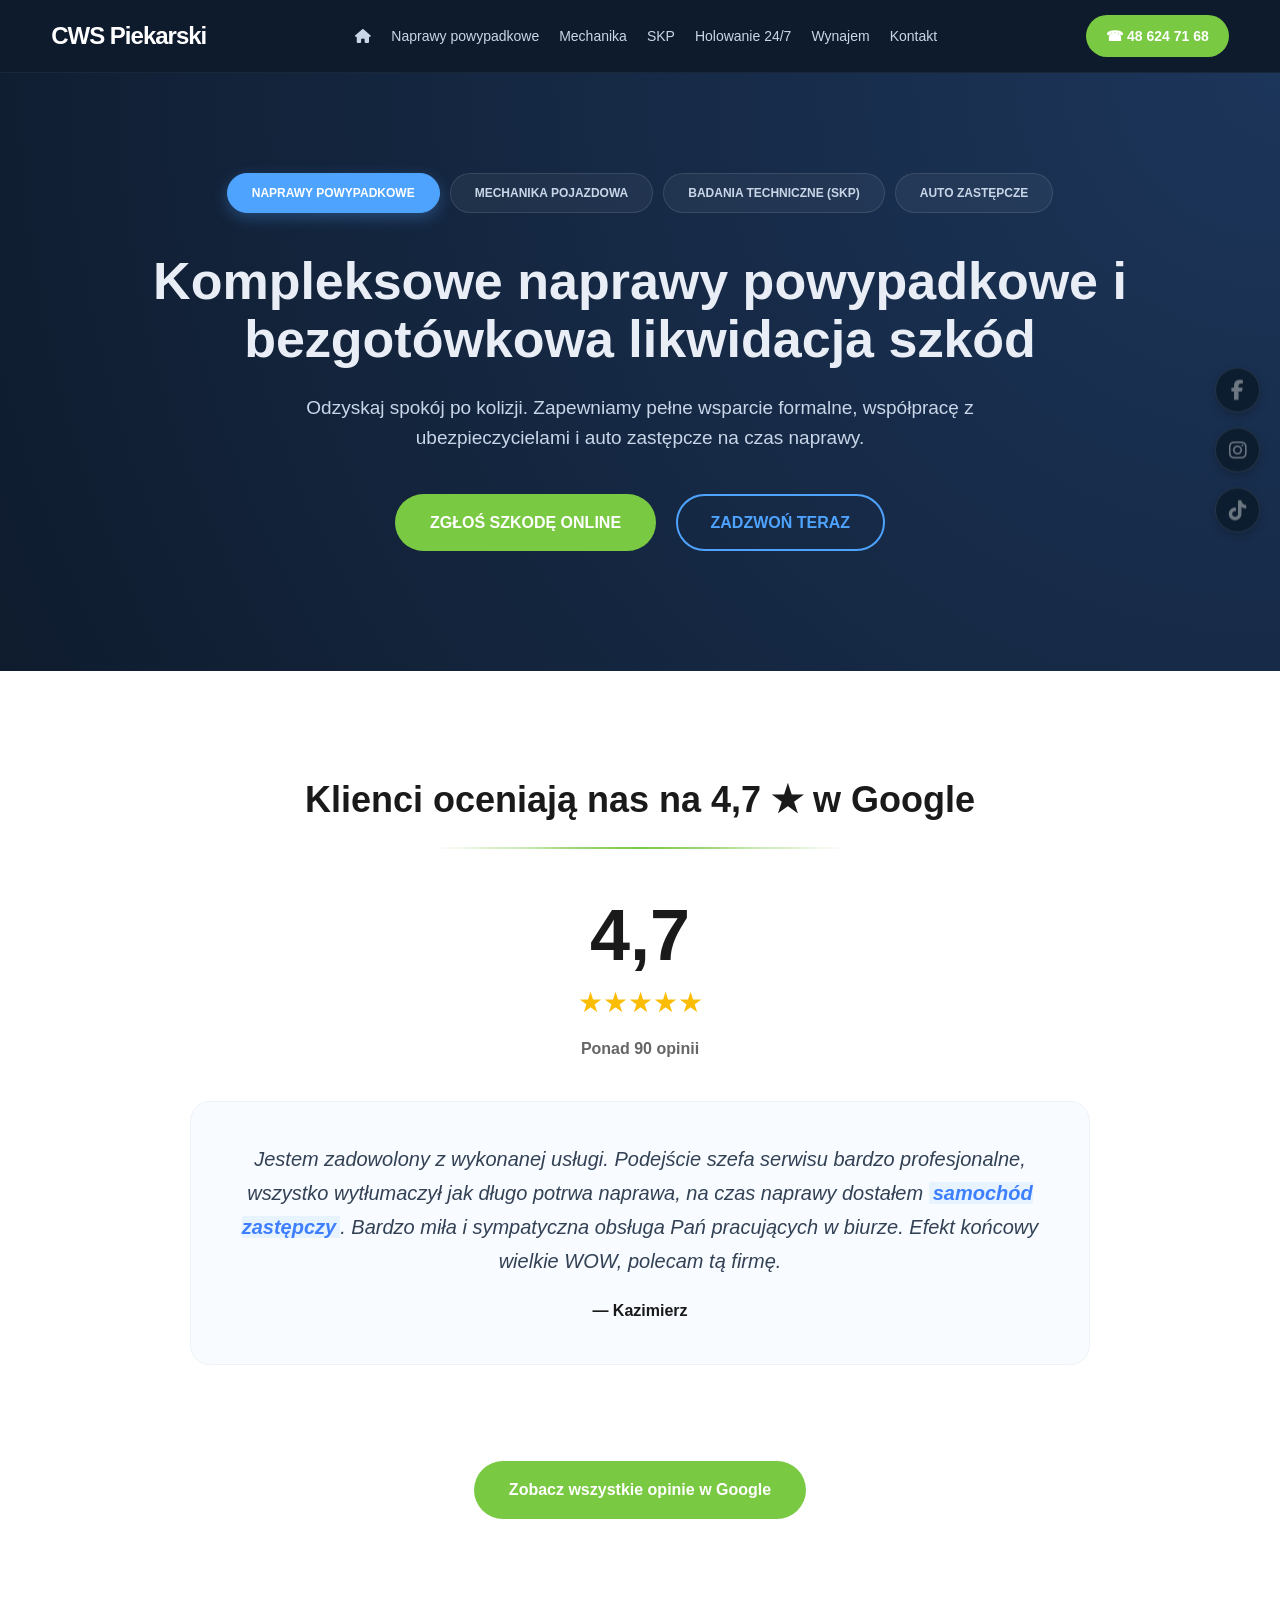
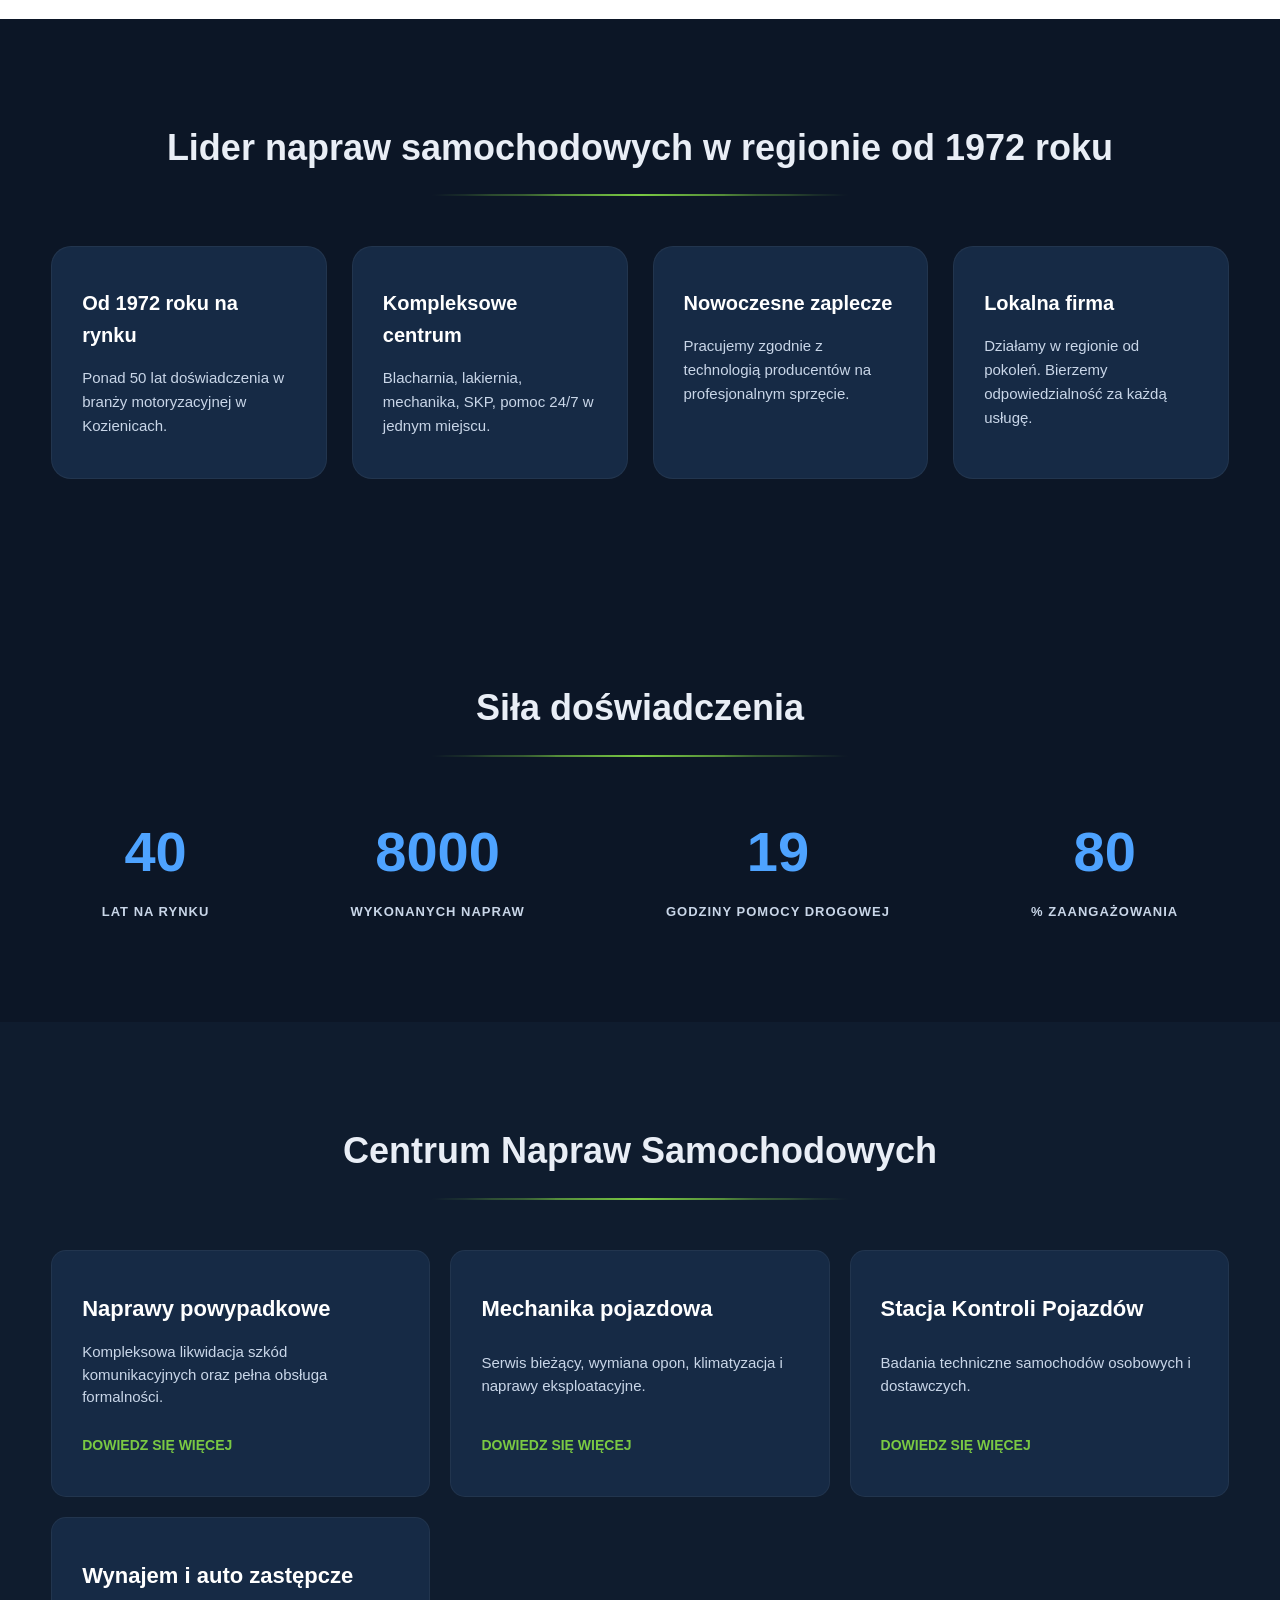
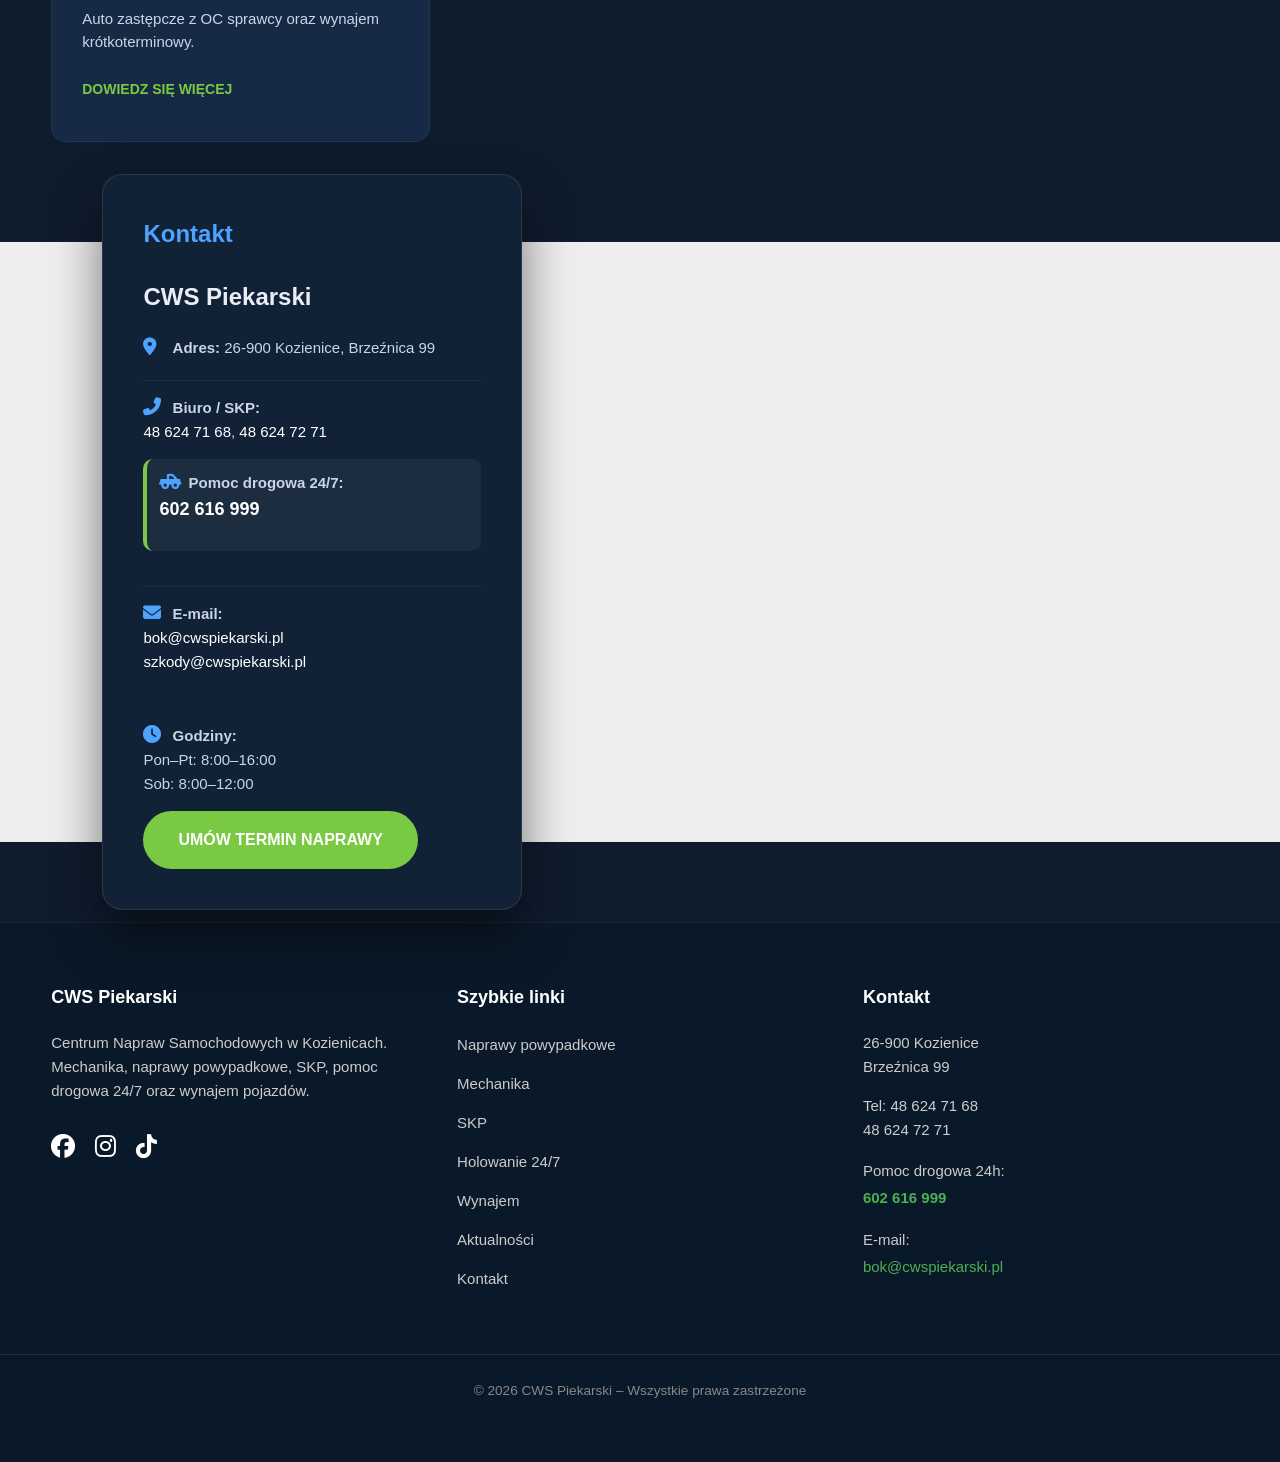
<file: index.html>
<!DOCTYPE html>
<html lang="pl">
<head>
    <meta charset="UTF-8">
    <meta name="viewport" content="width=device-width, initial-scale=1.0">
    <title>CWS Piekarski Kozienice | Blacharstwo, Mechanika i SKP Kozienice</title>
    <meta name="description" content="Profesjonalny blacharz i lakiernik w Kozienicach. CWS Piekarski to kompleksowe naprawy powypadkowe, mechanika pojazdowa, stacja kontroli pojazdów i pomoc drogowa 24h.">
    <meta name="keywords" content="blacharz Kozienice, lakiernik Kozienice, mechanik Kozienice, SKP Kozienice, naprawy powypadkowe, pomoc drogowa Kozienice, CWS Piekarski">
    <link rel="canonical" href="https://cwspiekarski.pl/">
    <meta name="google-site-verification" content="duXvOSupE5VvoGKIurfdUXfkPlj5D6680ZqY4Vy80lE" />
    
    <link rel="stylesheet" href="https://cdnjs.cloudflare.com/ajax/libs/font-awesome/6.5.0/css/all.min.css">
    <link rel="stylesheet" href="assets/css/style.css">

    <script async src="https://www.googletagmanager.com/gtag/js?id=G-XBYX8MP241"></script>
    <script>
        window.dataLayer = window.dataLayer || [];
        function gtag(){dataLayer.push(arguments);}
        gtag('js', new Date());
        gtag('config', 'G-XBYX8MP241');
    </script>

    <script type="application/ld+json">
    {
      "@context": "https://schema.org",
      "@type": "AutoRepair",
      "name": "CWS Piekarski",
      "image": "https://cwspiekarski.pl/assets/img/logo.png",
      "@id": "https://cwspiekarski.pl",
      "url": "https://cwspiekarski.pl",
      "telephone": "+48486247168",
      "priceRange": "$$",
      "address": {
        "@type": "PostalAddress",
        "streetAddress": "Brzeźnica 99",
        "addressLocality": "Kozienice",
        "postalCode": "26-900",
        "addressCountry": "PL"
      },
      "geo": {
        "@type": "GeoCoordinates",
        "latitude": 51.588, 
        "longitude": 21.565
      },
      "openingHoursSpecification": [
        {
          "@type": "OpeningHoursSpecification",
          "dayOfWeek": ["Monday", "Tuesday", "Wednesday", "Thursday", "Friday"],
          "opens": "08:00",
          "closes": "16:00"
        },
        {
          "@type": "OpeningHoursSpecification",
          "dayOfWeek": "Saturday",
          "opens": "08:00",
          "closes": "12:00"
        }
      ],
      "sameAs": [
        "https://www.facebook.com/profile.php?id=100057295096815",
        "https://www.instagram.com/cwspiekarski/",
        "https://www.tiktok.com/@cwspiekarski"
      ]
    }
    </script>
</head>
<body>
<a href="tel:+48486247168" id="FIXED_CALL_STEEL">
    <i class="fas fa-phone-alt"></i> ZADZWOŃ TERAZ
</a>

<style>
    /* Styl przypisany do ID ma najwyższy priorytet w CSS */
    #FIXED_CALL_STEEL {
        display: none !important; /* Ukryty na komputerze */
    }

    @media (max-width: 992px) {
        #FIXED_CALL_STEEL {
            /* Wymuszamy parametry, których JS nie nadpisze łatwo */
            display: flex !important;
            position: fixed !important;
            bottom: 20px !important;
            left: 5vw !important;
            width: 90vw !important;
            height: 60px !important;
            background-color: #7ac943 !important;
            color: #ffffff !important;
            z-index: 2147483647 !important; /* Absolutne maksimum systemowe */
            
            /* Wygląd */
            align-items: center !important;
            justify-content: center !important;
            text-decoration: none !important;
            border-radius: 50px !important;
            font-weight: 900 !important;
            font-size: 18px !important;
            gap: 10px !important;
            box-shadow: 0 10px 30px rgba(0,0,0,0.6) !important;
            
            /* Ochrona przed znikaniem (GPU Rendering) */
            opacity: 1 !important;
            visibility: visible !important;
            pointer-events: auto !important;
            transform: none !important; 
            -webkit-transform: none !important;
        }
    }
</style>
<header>
    <div class="container nav">
        <div class="logo">CWS Piekarski</div>
        
        <button class="menu-toggle" aria-label="Otwórz menu">
            <i class="fas fa-bars"></i>
        </button>

        <nav id="main-nav">
            <ul>
                <li><a href="index.html" class="home-icon" aria-label="Strona główna"><i class="fas fa-home"></i></a></li>
                <li><a href="naprawy-powypadkowe.html">Naprawy powypadkowe</a></li>
                <li><a href="mechanika.html">Mechanika</a></li>
                <li><a href="skp.html">SKP</a></li>
                <li><a href="holowanie.html">Holowanie 24/7</a></li>
                <li><a href="wynajem.html">Wynajem</a></li>
                <li><a href="kontakt.html">Kontakt</a></li>
            </ul>
        </nav>
        <a class="phone-btn" href="tel:+48486247168">☎ 48 624 71 68</a>
    </div>
</header>

<section class="hero">
    <div class="container">
        <div class="hero-tabs">
            <button class="tab active" onclick="switchHero(event,'wypadek')">NAPRAWY POWYPADKOWE</button>
            <button class="tab" onclick="switchHero(event,'mechanika')">MECHANIKA POJAZDOWA</button>
            <button class="tab" onclick="switchHero(event,'skp')">BADANIA TECHNICZNE (SKP)</button>
            <button class="tab" onclick="switchHero(event,'wynajem')">AUTO ZASTĘPCZE</button>
        </div>

        <div id="hero-content">
            <h1 id="hero-title">Kompleksowe naprawy powypadkowe i bezgotówkowa likwidacja szkód</h1>
            <p id="hero-text">Odzyskaj spokój po kolizji. Zapewniamy pełne wsparcie formalne, współpracę z ubezpieczycielami i auto zastępcze na czas naprawy.</p>
            <div class="hero-cta">
                <a id="hero-primary" href="szkoda-komunikacyjna.html" class="btn-primary">ZGŁOŚ SZKODĘ ONLINE</a>
                <a id="hero-secondary" href="tel:+48486247168" class="btn-secondary">ZADZWOŃ TERAZ</a>
            </div>
        </div>
    </div>
</section>

<section class="section google-reviews">
    <div class="container">
        <h2 class="centered-h2 scroll-reveal">Klienci oceniają nas na 4,7 ★ w Google</h2>
        <div class="rating-summary">
            <div class="rating-number">4,7</div>
            <div class="rating-stars">★★★★★</div>
            <div class="rating-count">Ponad 90 opinii</div>
        </div>
        
        <div class="reviews-slider">
            <div class="review-slide active">
                <p>Jestem zadowolony z wykonanej usługi. Podejście szefa serwisu bardzo profesjonalne, wszystko wytłumaczył jak długo potrwa naprawa, na czas naprawy dostałem <strong>samochód zastępczy</strong>. Bardzo miła i sympatyczna obsługa Pań pracujących w biurze. Efekt końcowy wielkie WOW, polecam tą firmę.</p>
                <span>— Kazimierz</span>
            </div>
            <div class="review-slide">
                <p>Warsztat CWS Piekarski jest po prostu niesamowity! Zrobili po prostu coś niewyobrażalnego i niemożliwego dla mnie. Zwróciłem się do nich w sprawie <strong>naprawy mojego samochodu marki Lada</strong>... w czasie sankcji znaleźli części zamienne, których nie było w UE. Bardzo dziękuję i polecam!</p>
                <span>— Aleks</span>
            </div>
            <div class="review-slide">
                <p>Miła obsługa, na czas naprawy otrzymałem <strong>samochód zastępczy</strong>, auto zrobione starannie, kolor lakieru bardzo dobrze dobrany. Wszystkie sprawy związane z odszkodowaniem warsztat załatwia sam.</p>
                <span>— Janusz</span>
            </div>
        </div>

        <div class="google-link">
            <a href="https://www.google.com/search?q=cws+piekarski" target="_blank" class="btn-primary">Zobacz wszystkie opinie w Google</a>
        </div>
    </div>
</section>

<section class="section section-dark why-section">
    <div class="container">
        <h2 class="centered-h2 scroll-reveal">Lider napraw samochodowych w regionie od 1972 roku</h2>
        <div class="cards">
            <div class="card"><h3>Od 1972 roku na rynku</h3><p>Ponad 50 lat doświadczenia w branży motoryzacyjnej w Kozienicach.</p></div>
            <div class="card"><h3>Kompleksowe centrum</h3><p>Blacharnia, lakiernia, mechanika, SKP, pomoc 24/7 w jednym miejscu.</p></div>
            <div class="card"><h3>Nowoczesne zaplecze</h3><p>Pracujemy zgodnie z technologią producentów na profesjonalnym sprzęcie.</p></div>
            <div class="card"><h3>Lokalna firma</h3><p>Działamy w regionie od pokoleń. Bierzemy odpowiedzialność za każdą usługę.</p></div>
        </div>
    </div>
</section>

<section class="section section-dark stats-section">
    <div class="container">
        <h2 class="centered-h2 scroll-reveal">Siła doświadczenia</h2>
        <div class="stats">
            <div class="stat"><div class="stat-number" data-target="50">0</div><p>Lat na rynku</p></div>
            <div class="stat"><div class="stat-number" data-target="10000">0</div><p>Wykonanych napraw</p></div>
            <div class="stat"><div class="stat-number" data-target="24">0</div><p>Godziny pomocy drogowej</p></div>
            <div class="stat"><div class="stat-number" data-target="100">0</div><p>% zaangażowania</p></div>
        </div>
    </div>
</section>

<section class="section services-grid-section">
    <div class="container">
        <h2 class="centered-h2 scroll-reveal">Centrum Napraw Samochodowych</h2>
        <div class="services-tiles">
            <a href="naprawy-powypadkowe.html" class="service-tile">
                <h3>Naprawy powypadkowe</h3>
                <p>Kompleksowa likwidacja szkód komunikacyjnych oraz pełna obsługa formalności.</p>
                <span class="more">Dowiedz się więcej</span>
            </a>
            <a href="mechanika.html" class="service-tile">
                <h3>Mechanika pojazdowa</h3>
                <p>Serwis bieżący, wymiana opon, klimatyzacja i naprawy eksploatacyjne.</p>
                <span class="more">Dowiedz się więcej</span>
            </a>
            <a href="skp.html" class="service-tile">
                <h3>Stacja Kontroli Pojazdów</h3>
                <p>Badania techniczne samochodów osobowych i dostawczych.</p>
                <span class="more">Dowiedz się więcej</span>
            </a>
            <a href="wynajem.html" class="service-tile">
                <h3>Wynajem i auto zastępcze</h3>
                <p>Auto zastępcze z OC sprawcy oraz wynajem krótkoterminowy.</p>
                <span class="more">Dowiedz się więcej</span>
            </a>
        </div>
    </div>
</section>

<section class="contact-section" style="margin-bottom: 80px;">
    <div class="contact-map-bg">
      <iframe 
    src="https://www.google.com/maps/embed?pb=!1m18!1m12!1m3!1d2466.820258074811!2d21.637463777265882!3d51.5523789069542!2m3!1f0!2f0!3f0!3m2!1i1024!2i768!4f13.1!3m3!1m2!1s0x4718903cb6abd77f%3A0xb56fa859129cf45e!2sCWS%20Piekarski!5e0!3m2!1spl!2spl!4v1715600000000!5m2!1spl!2spl" 
    width="100%" 
    height="100%" 
    style="border:0;" 
    allowfullscreen="" 
    loading="lazy" 
    referrerpolicy="no-referrer-when-downgrade"
    title="Mapa dojazdu do CWS Piekarski Kozienice">
</iframe>
        
        <div class="contact-card">
            <h2>Kontakt</h2>
            <div class="contact-details">
                <h3>CWS Piekarski</h3>
                <p><i class="fas fa-map-marker-alt"></i> <strong>Adres:</strong> 26-900 Kozienice, Brzeźnica 99</p>
                
                <div class="contact-group">
                    <p><i class="fas fa-phone-alt"></i> <strong>Biuro / SKP:</strong><br>
                       <a href="tel:+48486247168">48 624 71 68</a>, <a href="tel:+48486247271">48 624 72 71</a></p>
                    
                    <div class="emergency-phone">
                        <p><i class="fas fa-truck-pickup"></i> <strong>Pomoc drogowa 24/7:</strong><br>
                         <a href="tel:+48602616999">602 616 999</a></p>
                    </div>
                </div>

                <div class="contact-group">
                    <p><i class="fas fa-envelope"></i> <strong>E-mail:</strong><br>
                       <a href="mailto:bok@cwspiekarski.pl">bok@cwspiekarski.pl</a><br>
                       <a href="mailto:szkody@cwspiekarski.pl">szkody@cwspiekarski.pl</a></p>
                </div>

                <p><i class="fas fa-clock"></i> <strong>Godziny:</strong><br>
                    Pon–Pt: 8:00–16:00<br>
                    Sob: 8:00–12:00</p>
            </div>
            <div class="contact-buttons">
                <a href="tel:+48486247168" class="btn-primary">UMÓW TERMIN NAPRAWY</a>
            </div>
        </div>
    </div>
</section>

<footer class="footer-main" style="padding: 60px 0; background-color: #0a1929;">
    <div class="container footer-grid" style="display: grid; grid-template-columns: repeat(3, 1fr); gap: 40px;">
        
        <div class="footer-col">
            <h3 style="color: #fff; margin-bottom: 20px;">CWS Piekarski</h3>
            <p style="color: #ccc; line-height: 1.6; margin-bottom: 25px;">
                Centrum Napraw Samochodowych w Kozienicach. 
                Mechanika, naprawy powypadkowe, SKP, 
                pomoc drogowa 24/7 oraz wynajem pojazdów.
            </p>
            <div class="social-icons" style="display: flex; gap: 20px;">
                <a href="https://www.facebook.com/profile.php?id=100057295096815" target="_blank" style="color: #fff; font-size: 24px; text-decoration: none;" aria-label="Facebook"><i class="fab fa-facebook"></i></a>
                <a href="https://www.instagram.com/cwspiekarski/" target="_blank" style="color: #fff; font-size: 24px; text-decoration: none;" aria-label="Instagram"><i class="fab fa-instagram"></i></a>
                <a href="https://www.tiktok.com/@cwspiekarski?lang=pl-PL" target="_blank" style="color: #fff; font-size: 24px; text-decoration: none;" aria-label="TikTok"><i class="fab fa-tiktok"></i></a>
            </div>
        </div>

        <div class="footer-col">
            <h4 style="color: #fff; margin-bottom: 20px;">Szybkie linki</h4>
            <ul style="list-style: none; padding: 0;">
                <li style="margin-bottom: 12px;"><a href="naprawy-powypadkowe.html" style="color: #ccc; text-decoration: none;">Naprawy powypadkowe</a></li>
                <li style="margin-bottom: 12px;"><a href="mechanika.html" style="color: #ccc; text-decoration: none;">Mechanika</a></li>
                <li style="margin-bottom: 12px;"><a href="skp.html" style="color: #ccc; text-decoration: none;">SKP</a></li>
                <li style="margin-bottom: 12px;"><a href="holowanie.html" style="color: #ccc; text-decoration: none;">Holowanie 24/7</a></li>
                <li style="margin-bottom: 12px;"><a href="wynajem.html" style="color: #ccc; text-decoration: none;">Wynajem</a></li>
                <li style="margin-bottom: 12px;"><a href="aktualnosci.html" style="color: #ccc; text-decoration: none;">Aktualności</a></li>
                <li style="margin-bottom: 12px;"><a href="kontakt.html" style="color: #ccc; text-decoration: none;">Kontakt</a></li>
            </ul>
        </div>

        <div class="footer-col">
            <h4 style="color: #fff; margin-bottom: 20px;">Kontakt</h4>
            <p style="color: #ccc; margin-bottom: 15px; line-height: 1.6;">
                26-900 Kozienice<br>
                Brzeźnica 99
            </p>
            <p style="color: #ccc; margin-bottom: 15px; line-height: 1.6;">
                Tel: 48 624 71 68<br>
                48 624 72 71
            </p>
            <p style="color: #ccc; margin-bottom: 15px;">
                Pomoc drogowa 24h:<br>
                <span style="color: #4caf50; font-weight: bold;">602 616 999</span>
            </p>
            <p style="color: #ccc;">
                E-mail:<br>
                <a href="mailto:bok@cwspiekarski.pl" style="color: #4caf50; text-decoration: none; font-weight: 500;">bok@cwspiekarski.pl</a>
            </p>
        </div>

    </div>

    <div class="footer-bottom" style="text-align: center; margin-top: 50px; padding-top: 25px; border-top: 1px solid rgba(255,255,255,0.1); color: #888; font-size: 0.85rem;">
        © 2026 CWS Piekarski – Wszystkie prawa zastrzeżone
    </div>
</footer>

<div class="social-fixed">
    <a href="https://www.facebook.com/profile.php?id=100057295096815" target="_blank" class="social fb" title="Facebook"><i class="fab fa-facebook-f"></i></a>
    <a href="https://www.instagram.com/cwspiekarski/" target="_blank" class="social ig" title="Instagram"><i class="fab fa-instagram"></i></a>
    <a href="https://www.tiktok.com/@cwspiekarski?lang=pl-PL" target="_blank" class="social tt" title="TikTok"><i class="fab fa-tiktok"></i></a>
</div>

<script>
    // Przełącznik Hero
    function switchHero(e, type) {
        const title = document.getElementById("hero-title");
        const text = document.getElementById("hero-text");
        const primary = document.getElementById("hero-primary");
        document.querySelectorAll(".tab").forEach(tab => tab.classList.remove("active"));
        e.currentTarget.classList.add("active");
        const data = {
            wypadek: ["Kompleksowe naprawy powypadkowe i likwidacja szkód", "Odzyskaj spokój po kolizji. Zapewniamy pełne wsparcie formalne, rozliczenie bezgotówkowe i auto zastępcze.", "ZGŁOŚ SZKODĘ", "szkoda-komunikacyjna.html"],
            mechanika: ["Profesjonalny serwis mechaniczny i diagnostyka", "Od wymiany oleju po skomplikowane naprawy silnika. Twój samochód w rękach fachowców.", "UMÓW SERWIS", "mechanika.html"],
            skp: ["Stacja Kontroli Pojazdów – pewny przegląd", "Sprawnie i rzetelnie sprawdzimy stan techniczny Twojego pojazdu. Zapraszamy.", "SPRAWDŹ TERMINY", "skp.html"],
            wynajem: ["Wynajem aut i pojazdy zastępcze z OC sprawcy", "Pozostań mobilny! Oferujemy nowoczesną flotę aut zastępczych oraz wynajem.", "ZOBACZ FLOTĘ", "wynajem.html"]
        };
        title.innerText = data[type][0];
        text.innerText = data[type][1];
        primary.innerText = data[type][2];
        primary.href = data[type][3];
    }

    // Obsługa Hamburgera
    const menuToggle = document.querySelector('.menu-toggle');
    const nav = document.querySelector('#main-nav');

    menuToggle.addEventListener('click', () => {
        nav.classList.toggle('active');
        const icon = menuToggle.querySelector('i');
        icon.classList.toggle('fa-bars');
        icon.classList.toggle('fa-times');
    });

    document.querySelectorAll('nav a').forEach(link => {
        link.addEventListener('click', () => {
            nav.classList.remove('active');
            menuToggle.querySelector('i').classList.replace('fa-times', 'fa-bars');
        });
    });

    // Liczniki statystyk
    const animateCounters = () => {
        document.querySelectorAll('.stat-number').forEach(counter => {
            const target = +counter.getAttribute('data-target');
            let count = 0;
            const update = () => {
                count += target / 50;
                if (count < target) {
                    counter.innerText = Math.floor(count);
                    requestAnimationFrame(update);
                } else {
                    counter.innerText = target + "+";
                }
            };
            update();
        });
    };

    // Observer dla linii i liczników
    const observer = new IntersectionObserver(entries => {
        entries.forEach(entry => {
            if (entry.isIntersecting) {
                entry.target.classList.add('active');
                if (entry.target.classList.contains('stats')) animateCounters();
            }
        });
    }, { threshold: 0.2 });

    document.querySelectorAll('.scroll-reveal').forEach(el => observer.observe(el));
    if(document.querySelector('.stats')) observer.observe(document.querySelector('.stats'));

    // Slider opinii
    let currentSlide = 0;
    const slides = document.querySelectorAll('.review-slide');
    if(slides.length > 0) {
        setInterval(() => {
            slides[currentSlide].classList.remove('active');
            currentSlide = (currentSlide + 1) % slides.length;
            slides[currentSlide].classList.add('active');
        }, 3000); 
    }
</script>

</body>
</html>
</file>
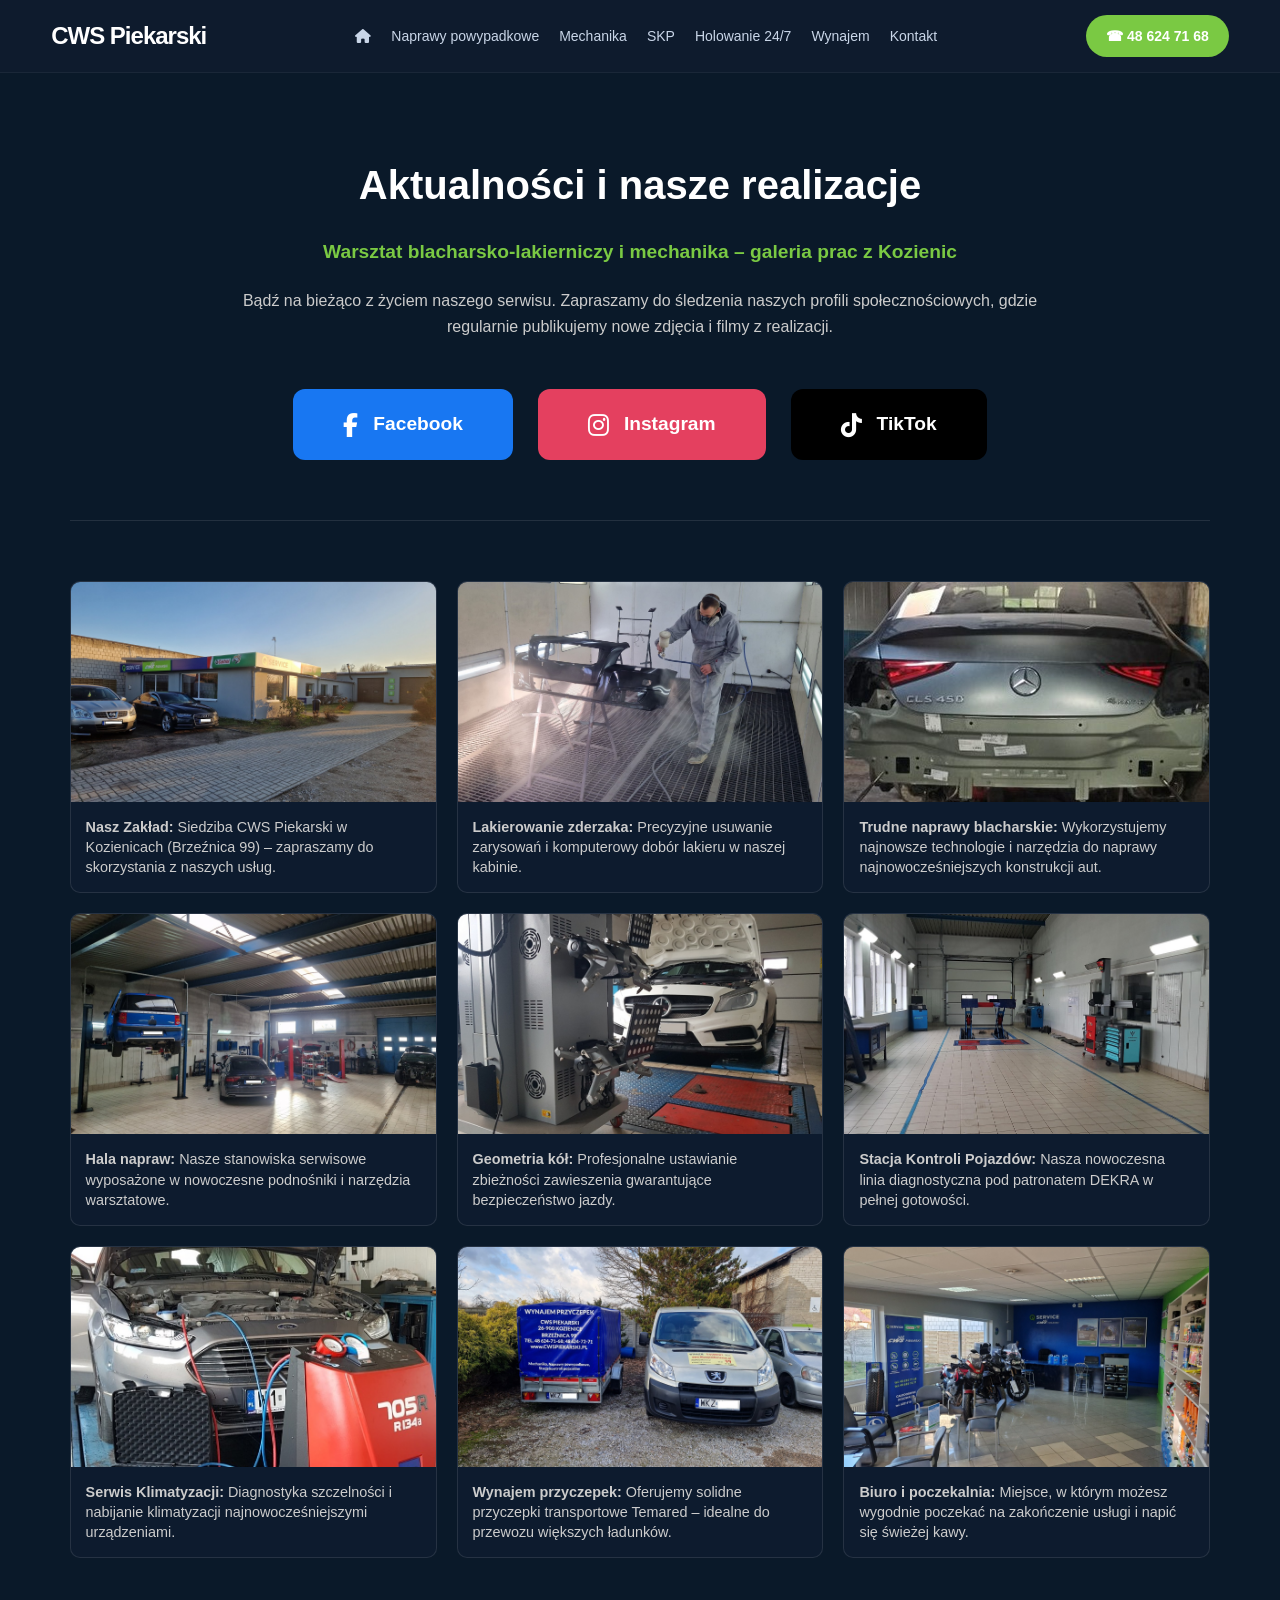
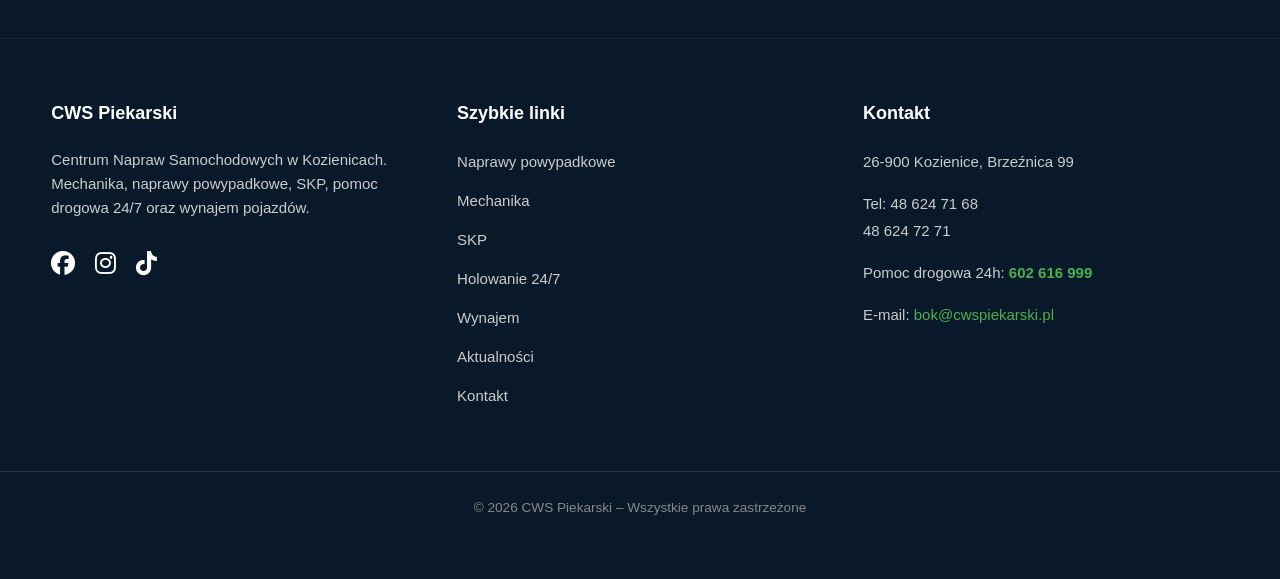
<file: aktualnosci.html>
<!DOCTYPE html>
<html lang="pl">
<head>
    <meta charset="UTF-8">
    <meta name="viewport" content="width=device-width, initial-scale=1.0">
    <title>Aktualności i Realizacje | CWS Piekarski Kozienice</title>
    <meta name="description" content="Zobacz najnowsze realizacje blacharsko-lakiernicze, serwis klimatyzacji oraz geometrię kół w CWS Piekarski Kozienice. Sprawdź, jak pracujemy!">
    <meta name="keywords" content="aktualności CWS Piekarski, lakierowanie zderzaka Kozienice, geometria kół Kozienice, serwis klimatyzacji, SKP Kozienice zdjęcia, naprawy blacharskie nowych aut, wynajem przyczepek">
    <link rel="canonical" href="https://cwspiekarski.pl/aktualnosci.html">
    <link rel="stylesheet" href="https://cdnjs.cloudflare.com/ajax/libs/font-awesome/6.5.0/css/all.min.css">
    <link rel="stylesheet" href="assets/css/style.css">
</head>
<body style="background-color: #0a1929; color: #fff; margin: 0; font-family: sans-serif;">

<style>
    #FIXED_CALL_STEEL { display: none !important; }
    @media (max-width: 992px) {
        #FIXED_CALL_STEEL {
            display: flex !important;
            position: fixed !important;
            bottom: 20px !important;
            left: 5vw !important;
            width: 90vw !important;
            height: 60px !important;
            background-color: #7ac943 !important;
            color: #ffffff !important;
            z-index: 2147483647 !important;
            align-items: center !important;
            justify-content: center !important;
            text-decoration: none !important;
            border-radius: 50px !important;
            font-weight: 900 !important;
            font-size: 18px !important;
            gap: 10px !important;
            box-shadow: 0 10px 30px rgba(0,0,0,0.6) !important;
        }
    }
    .big-social-btn {
        padding: 20px 50px !important;
        font-size: 1.2rem !important;
        border-radius: 12px !important;
        transition: transform 0.3s ease;
    }
    .big-social-btn:hover {
        transform: scale(1.05);
    }
    .gallery-grid {
        display: grid;
        grid-template-columns: repeat(auto-fit, minmax(320px, 1fr));
        gap: 20px;
        margin-top: 50px;
    }
    .gallery-item {
        background: #0d1b2e;
        border-radius: 10px;
        overflow: hidden;
        border: 1px solid rgba(255,255,255,0.1);
        display: flex;
        flex-direction: column;
    }
    .gallery-item img {
        width: 100%;
        height: 220px;
        object-fit: cover;
    }
    .gallery-item p {
        padding: 15px;
        font-size: 0.9rem;
        color: #ccc;
        line-height: 1.4;
        margin: 0;
    }
</style>

<a href="tel:+48486247168" id="FIXED_CALL_STEEL">
    <i class="fas fa-phone-alt"></i> ZADZWOŃ TERAZ
</a>

<header>
    <div class="container nav">
        <div class="logo">CWS Piekarski</div>
        <nav id="main-nav">
            <ul>
                <li><a href="index.html" class="home-icon" aria-label="Strona główna"><i class="fas fa-home"></i></a></li>
                <li><a href="naprawy-powypadkowe.html">Naprawy powypadkowe</a></li>
                <li><a href="mechanika.html">Mechanika</a></li>
                <li><a href="skp.html">SKP</a></li>
                <li><a href="holowanie.html">Holowanie 24/7</a></li>
                <li><a href="wynajem.html">Wynajem</a></li>
                <li><a href="kontakt.html">Kontakt</a></li>
            </ul>
        </nav>
        <a class="phone-btn" href="tel:+48486247168">☎ 48 624 71 68</a>
    </div>
</header>

<section class="section news-content" style="padding: 80px 20px;"> 
    <div class="container">
        <div class="social-intro" style="text-align: center; margin-bottom: 50px;">
            <h1 style="font-size: 2.5rem; margin-bottom: 20px;">Aktualności i nasze realizacje</h1>
            <h2 style="font-size: 1.2rem; color: #7ac943; margin-bottom: 20px;">Warsztat blacharsko-lakierniczy i mechanika – galeria prac z Kozienic</h2>
            <p style="color: #ccc; max-width: 800px; margin: 0 auto; line-height: 1.6;">
                Bądź na bieżąco z życiem naszego serwisu. Zapraszamy do śledzenia naszych profili społecznościowych, gdzie regularnie publikujemy nowe zdjęcia i filmy z realizacji.
            </p>
        </div>

        <div class="social-big" style="display: flex; justify-content: center; gap: 25px; flex-wrap: wrap; margin-bottom: 60px;">
            <a href="https://www.facebook.com/profile.php?id=100057295096815" target="_blank" class="big-social-btn fb" style="background: #1877f2; color: white; text-decoration: none; font-weight: bold; display: flex; align-items: center; gap: 15px;">
                <i class="fab fa-facebook-f" style="font-size: 1.5rem;"></i> Facebook
            </a>
            <a href="https://www.instagram.com/cwspiekarski/" target="_blank" class="big-social-btn ig" style="background: #e4405f; color: white; text-decoration: none; font-weight: bold; display: flex; align-items: center; gap: 15px;">
                <i class="fab fa-instagram" style="font-size: 1.5rem;"></i> Instagram
            </a>
            <a href="https://www.tiktok.com/@cwspiekarski?lang=pl-PL" target="_blank" class="big-social-btn tt" style="background: #000; color: white; text-decoration: none; font-weight: bold; display: flex; align-items: center; gap: 15px;">
                <i class="fab fa-tiktok" style="font-size: 1.5rem;"></i> TikTok
            </a>
        </div>

        <hr style="border: 0; border-top: 1px solid rgba(255,255,255,0.1); margin: 60px 0;">

        <div class="gallery-grid">
            <div class="gallery-item">
                <img src="assets/images//cws-piekarski-widok-budynku-serwis.jpg" alt="Centrum Napraw Samochodowych CWS Piekarski Kozienice widok z zewnątrz">
                <p><strong>Nasz Zakład:</strong> Siedziba CWS Piekarski w Kozienicach (Brzeźnica 99) – zapraszamy do skorzystania z naszych usług.</p>
            </div>
            <div class="gallery-item">
                <img src="assets/images//lakierowanie-zderzaka-kozienice.jpg" alt="Lakierowanie zderzaka samochodowego Kozienice - CWS Piekarski">
                <p><strong>Lakierowanie zderzaka:</strong> Precyzyjne usuwanie zarysowań i komputerowy dobór lakieru w naszej kabinie.</p>
            </div>
            <div class="gallery-item">
                <img src="assets/images//zaawansowane-naprawy-blacharskie-nowe-auta.jpg" alt="Zaawansowane naprawy blacharskie nowych aut Kozienice CWS Piekarski">
                <p><strong>Trudne naprawy blacharskie:</strong> Wykorzystujemy najnowsze technologie i narzędzia do naprawy najnowocześniejszych konstrukcji aut.</p>
            </div>
            <div class="gallery-item">
                <img src="assets/images//hala-napraw-mechanicznych-kozienice.jpg" alt="Profesjonalna hala napraw mechanicznych CWS Piekarski Kozienice">
                <p><strong>Hala napraw:</strong> Nasze stanowiska serwisowe wyposażone w nowoczesne podnośniki i narzędzia warsztatowe.</p>
            </div>
            <div class="gallery-item">
                <img src="assets/images//geometria-kol-zbieznosc-kozienice.jpg" alt="Ustawianie geometrii kół i zbieżności zawieszenia Kozienice">
                <p><strong>Geometria kół:</strong> Profesjonalne ustawianie zbieżności zawieszenia gwarantujące bezpieczeństwo jazdy.</p>
            </div>
            <div class="gallery-item">
                <img src="assets/images//stacja-kontroli-pojazdow-wyposazenie.jpg" alt="Wnętrze stacji kontroli pojazdów CWS Piekarski Brzeźnica">
                <p><strong>Stacja Kontroli Pojazdów:</strong> Nasza nowoczesna linia diagnostyczna pod patronatem DEKRA w pełnej gotowości.</p>
            </div>
            <div class="gallery-item">
                <img src="assets/images//serwis-klimatyzacji-samochodowej.jpg" alt="Serwis i nabijanie klimatyzacji samochodowej urządzenia diagnostyczne">
                <p><strong>Serwis Klimatyzacji:</strong> Diagnostyka szczelności i nabijanie klimatyzacji najnowocześniejszymi urządzeniami.</p>
            </div>
            <div class="gallery-item">
                <img src="assets/images//wynajem-przyczepek-transportowych-kozienice.jpg" alt="Wynajem przyczepek transportowych Temared Kozienice CWS Piekarski">
                <p><strong>Wynajem przyczepek:</strong> Oferujemy solidne przyczepki transportowe Temared – idealne do przewozu większych ładunków.</p>
            </div>
            <div class="gallery-item">
                <img src="assets/images//biuro-obslugi-klienta-poczekalnia-kawa.jpg" alt="Biuro obsługi klienta i poczekalnia z kawą CWS Piekarski">
                <p><strong>Biuro i poczekalnia:</strong> Miejsce, w którym możesz wygodnie poczekać na zakończenie usługi i napić się świeżej kawy.</p>
            </div>
        </div>
    </div>
</section>

<footer class="footer-main" style="padding: 60px 0; background-color: #0a1929;">
    <div class="container footer-grid" style="display: grid; grid-template-columns: repeat(3, 1fr); gap: 40px;">
        <div class="footer-col">
            <h3 style="color: #fff; margin-bottom: 20px;">CWS Piekarski</h3>
            <p style="color: #ccc; line-height: 1.6; margin-bottom: 25px;">
                Centrum Napraw Samochodowych w Kozienicach. Mechanika, naprawy powypadkowe, SKP, pomoc drogowa 24/7 oraz wynajem pojazdów.
            </p>
            <div class="social-icons" style="display: flex; gap: 20px;">
                <a href="https://www.facebook.com/profile.php?id=100057295096815" target="_blank" style="color: #fff; font-size: 24px;"><i class="fab fa-facebook"></i></a>
                <a href="https://www.instagram.com/cwspiekarski/" target="_blank" style="color: #fff; font-size: 24px;"><i class="fab fa-instagram"></i></a>
                <a href="https://www.tiktok.com/@cwspiekarski?lang=pl-PL" target="_blank" style="color: #fff; font-size: 24px;"><i class="fab fa-tiktok"></i></a>
            </div>
        </div>
        <div class="footer-col">
            <h4 style="color: #fff; margin-bottom: 20px;">Szybkie linki</h4>
            <ul style="list-style: none; padding: 0;">
                <li style="margin-bottom: 12px;"><a href="naprawy-powypadkowe.html" style="color: #ccc; text-decoration: none;">Naprawy powypadkowe</a></li>
                <li style="margin-bottom: 12px;"><a href="mechanika.html" style="color: #ccc; text-decoration: none;">Mechanika</a></li>
                <li style="margin-bottom: 12px;"><a href="skp.html" style="color: #ccc; text-decoration: none;">SKP</a></li>
                <li style="margin-bottom: 12px;"><a href="holowanie.html" style="color: #ccc; text-decoration: none;">Holowanie 24/7</a></li>
                <li style="margin-bottom: 12px;"><a href="wynajem.html" style="color: #ccc; text-decoration: none;">Wynajem</a></li>
                <li style="margin-bottom: 12px;"><a href="aktualnosci.html" style="color: #ccc; text-decoration: none;">Aktualności</a></li>
                <li style="margin-bottom: 12px;"><a href="kontakt.html" style="color: #ccc; text-decoration: none;">Kontakt</a></li>
            </ul>
        </div>
        <div class="footer-col">
            <h4 style="color: #fff; margin-bottom: 20px;">Kontakt</h4>
            <p style="color: #ccc; margin-bottom: 15px;">26-900 Kozienice, Brzeźnica 99</p>
            <p style="color: #ccc; margin-bottom: 15px;">Tel: 48 624 71 68<br>48 624 72 71</p>
            <p style="color: #ccc; margin-bottom: 15px;">Pomoc drogowa 24h: <span style="color: #4caf50; font-weight: bold;">602 616 999</span></p>
            <p style="color: #ccc;">E-mail: <a href="mailto:bok@cwspiekarski.pl" style="color: #4caf50; text-decoration: none;">bok@cwspiekarski.pl</a></p>
        </div>
    </div>
    <div class="footer-bottom" style="text-align: center; margin-top: 50px; padding-top: 25px; border-top: 1px solid rgba(255,255,255,0.1); color: #888; font-size: 0.85rem;">
        © 2026 CWS Piekarski – Wszystkie prawa zastrzeżone
    </div>
</footer>

</body>
</html>
</file>
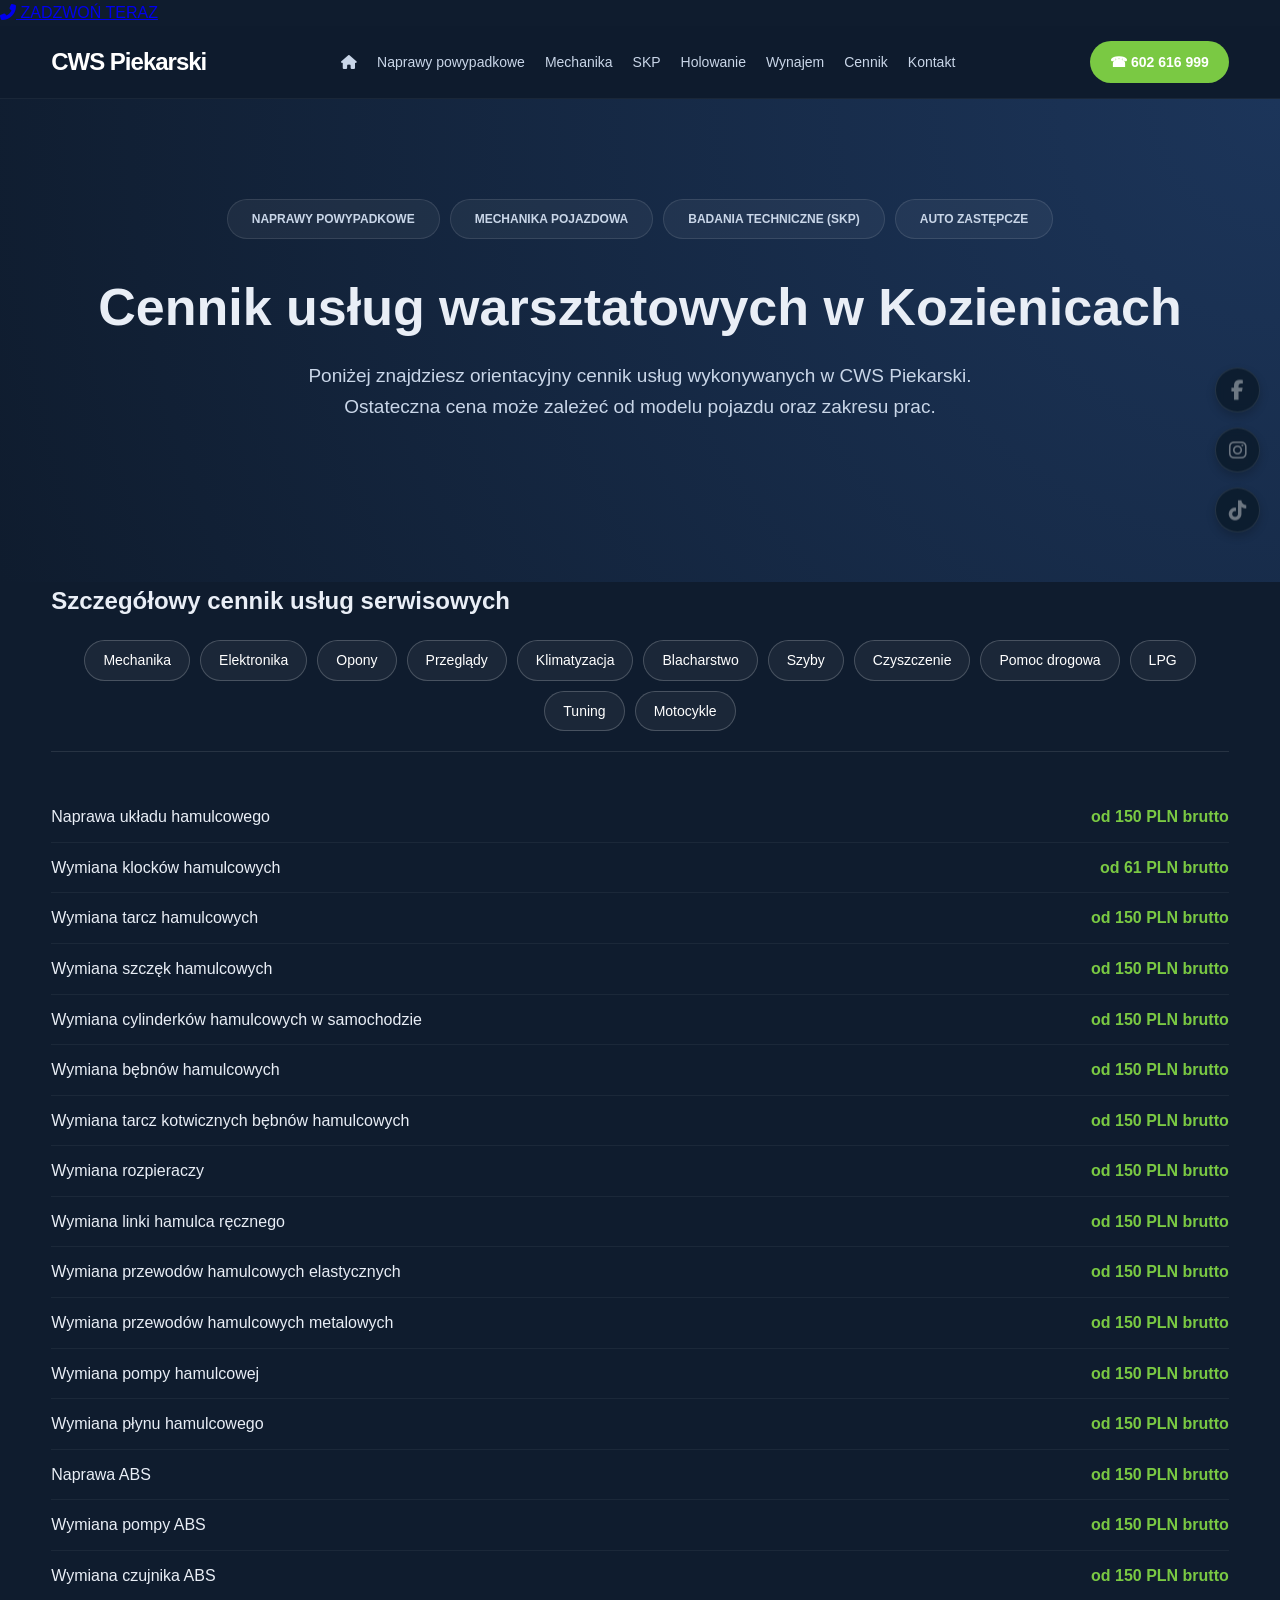
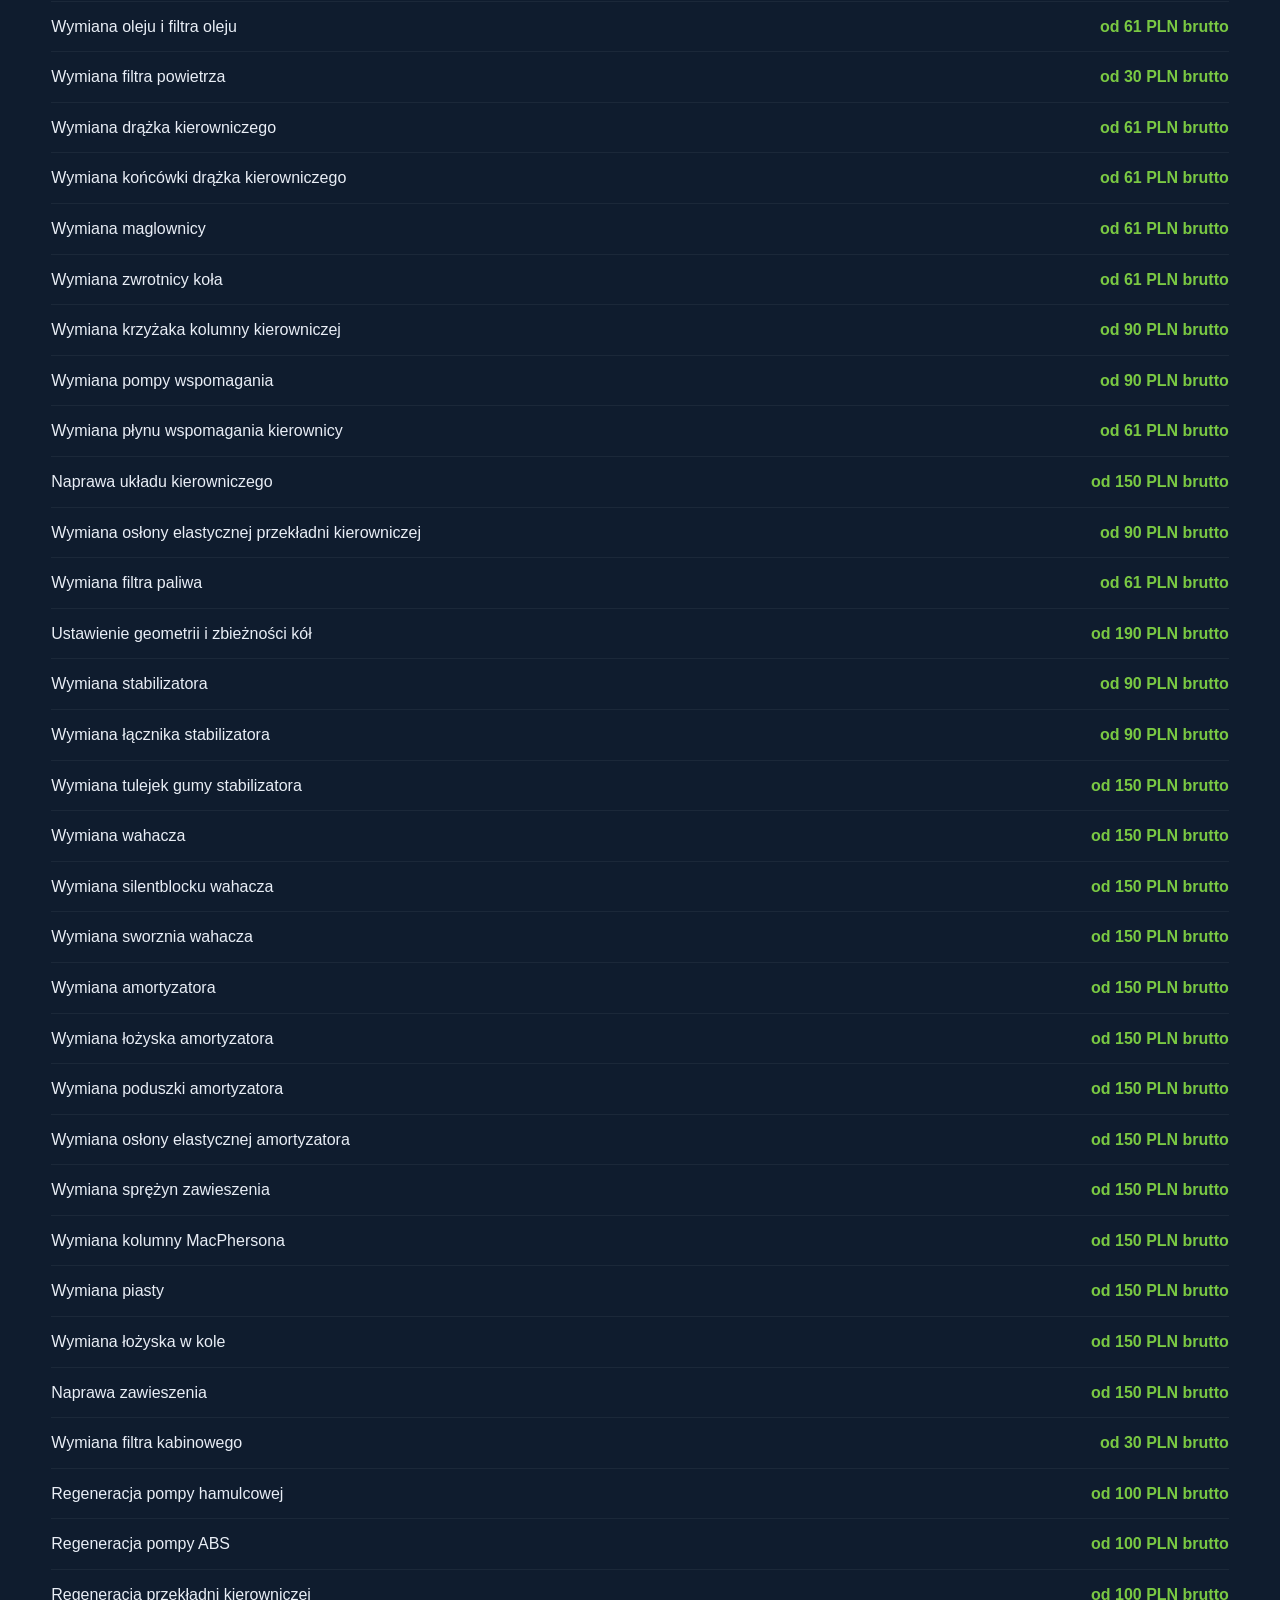
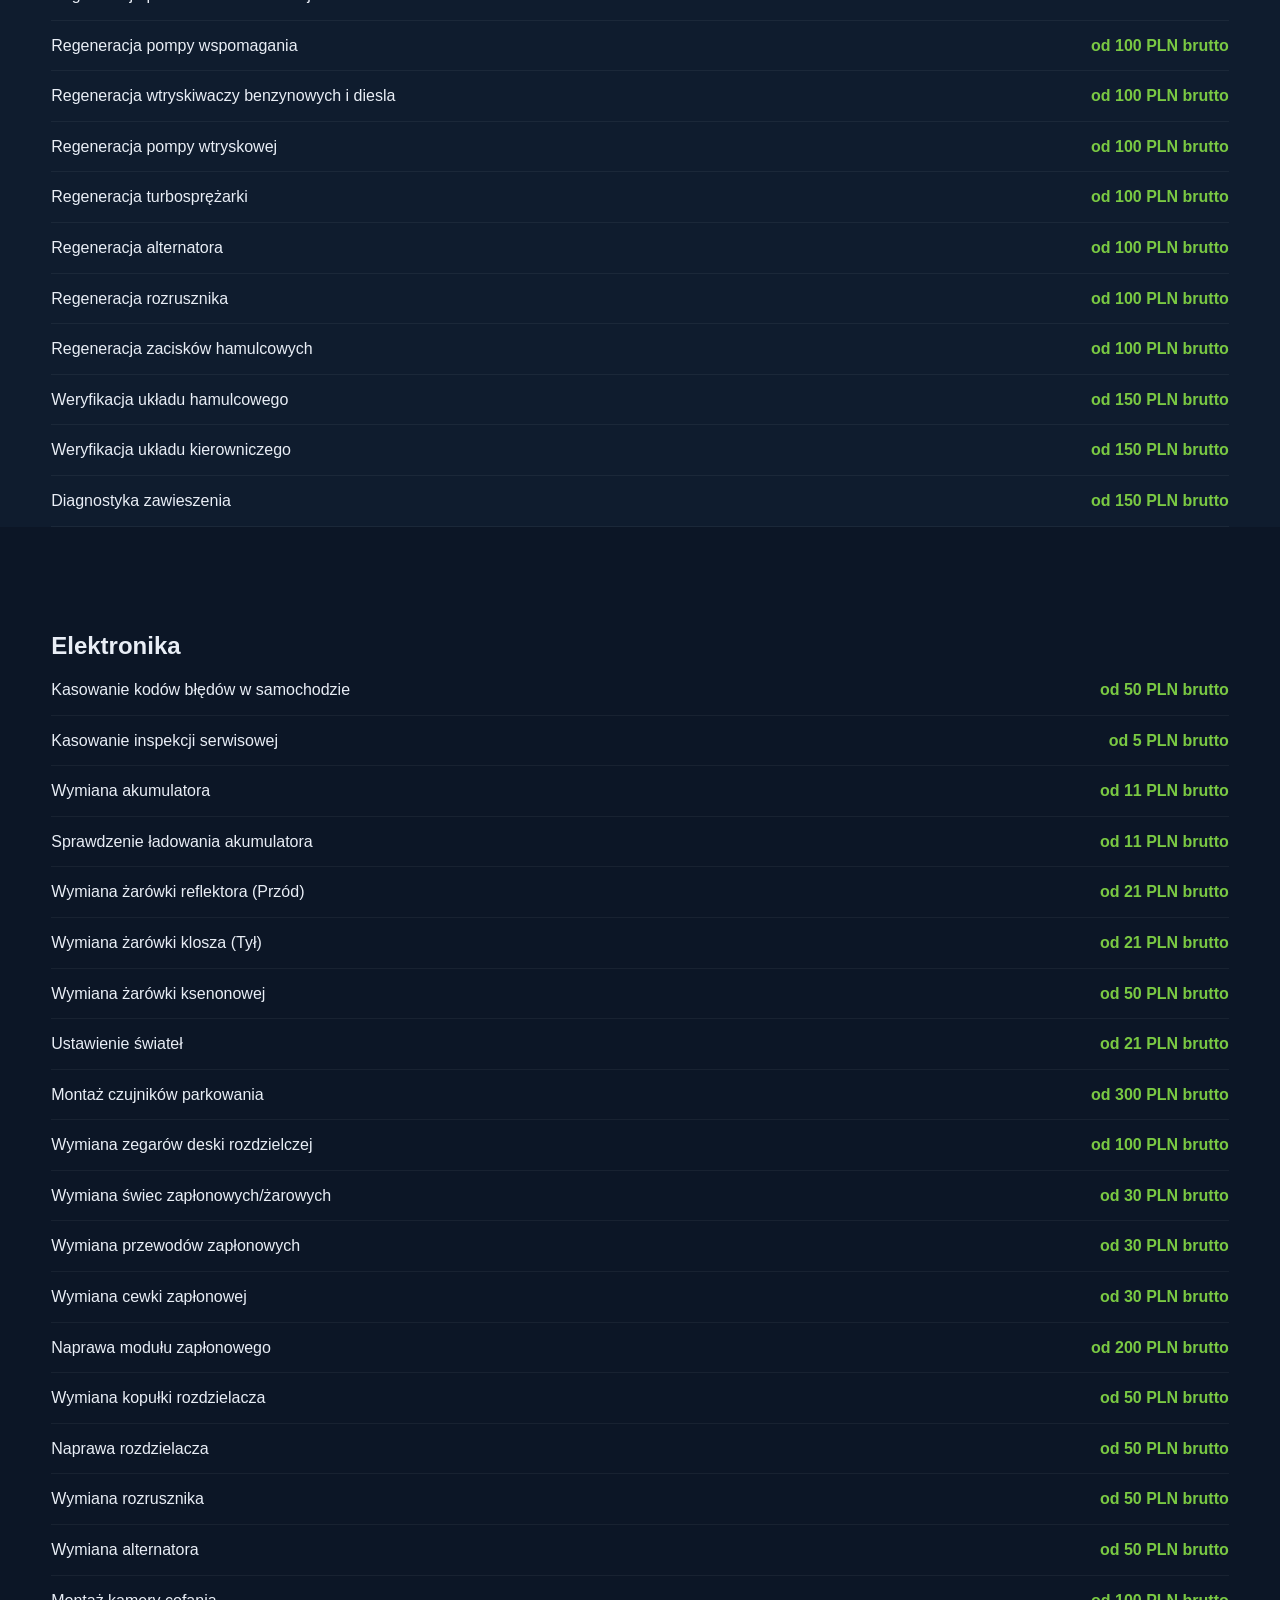
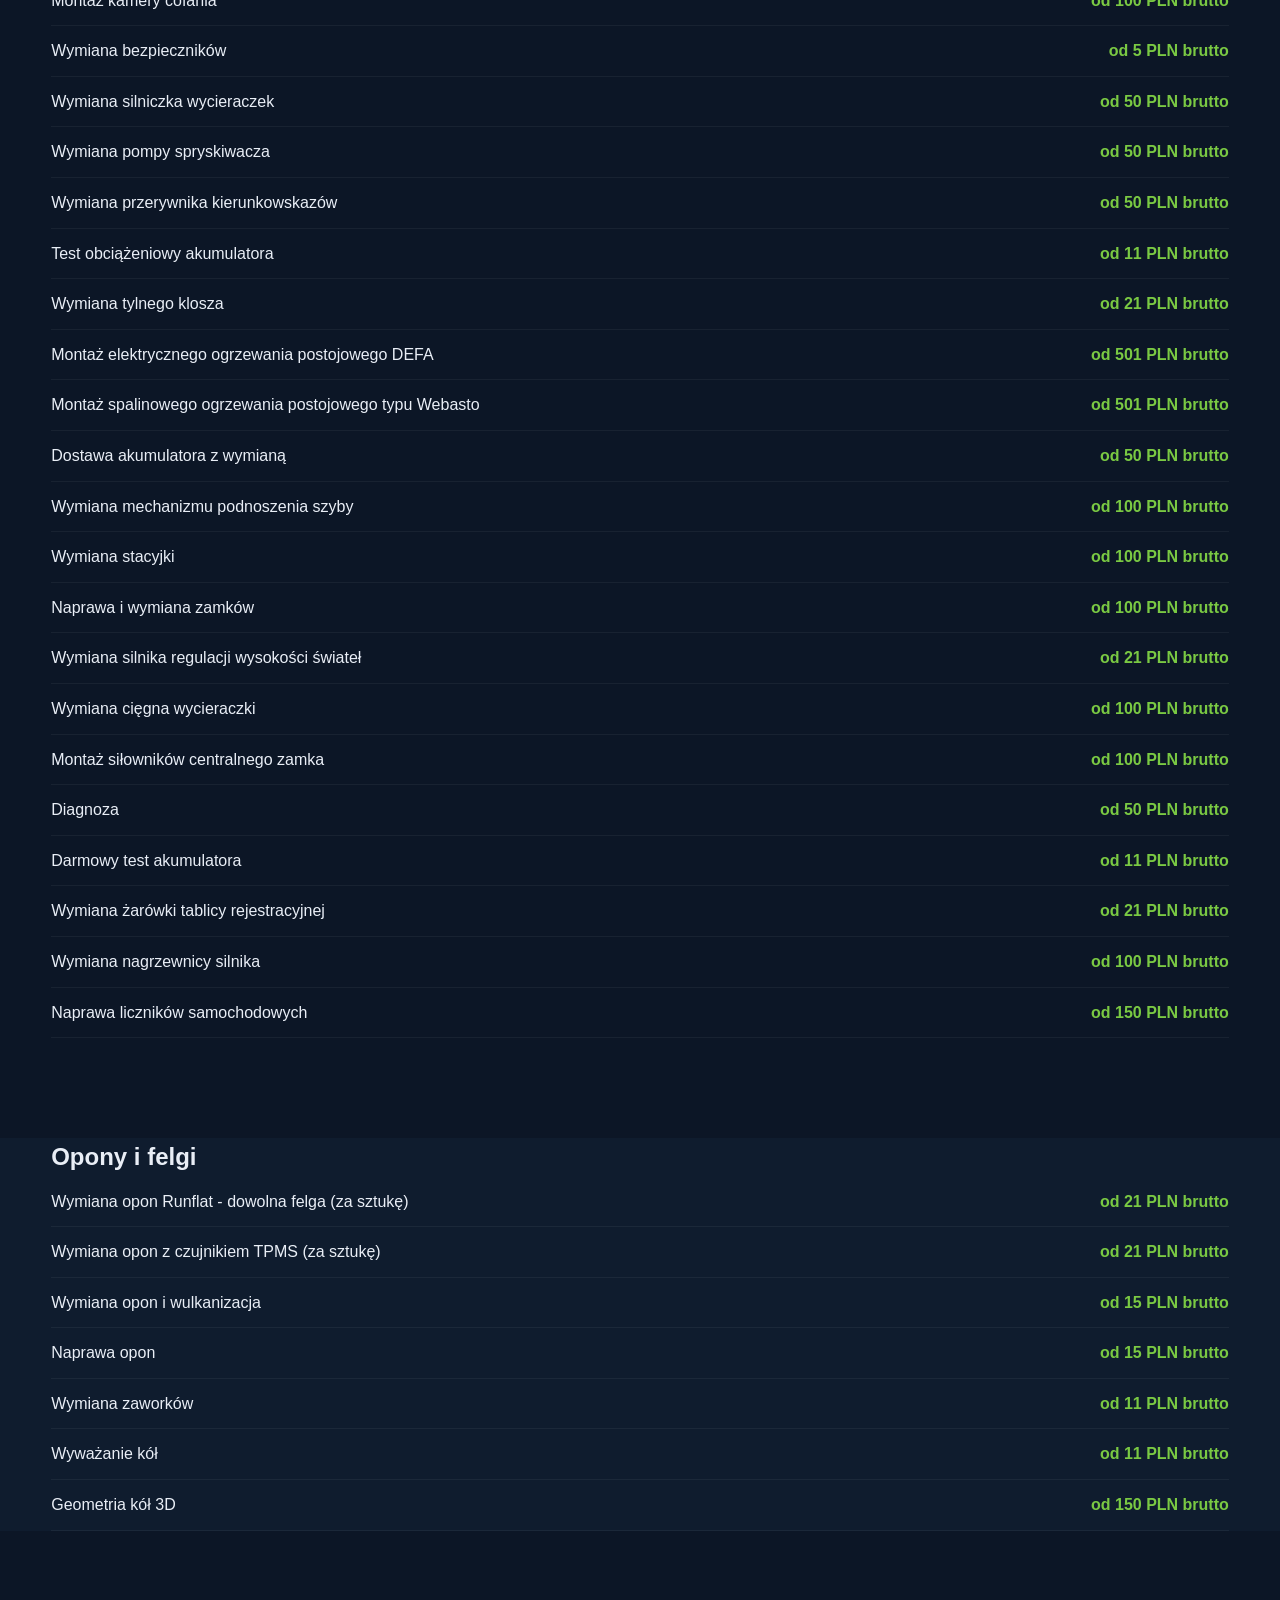
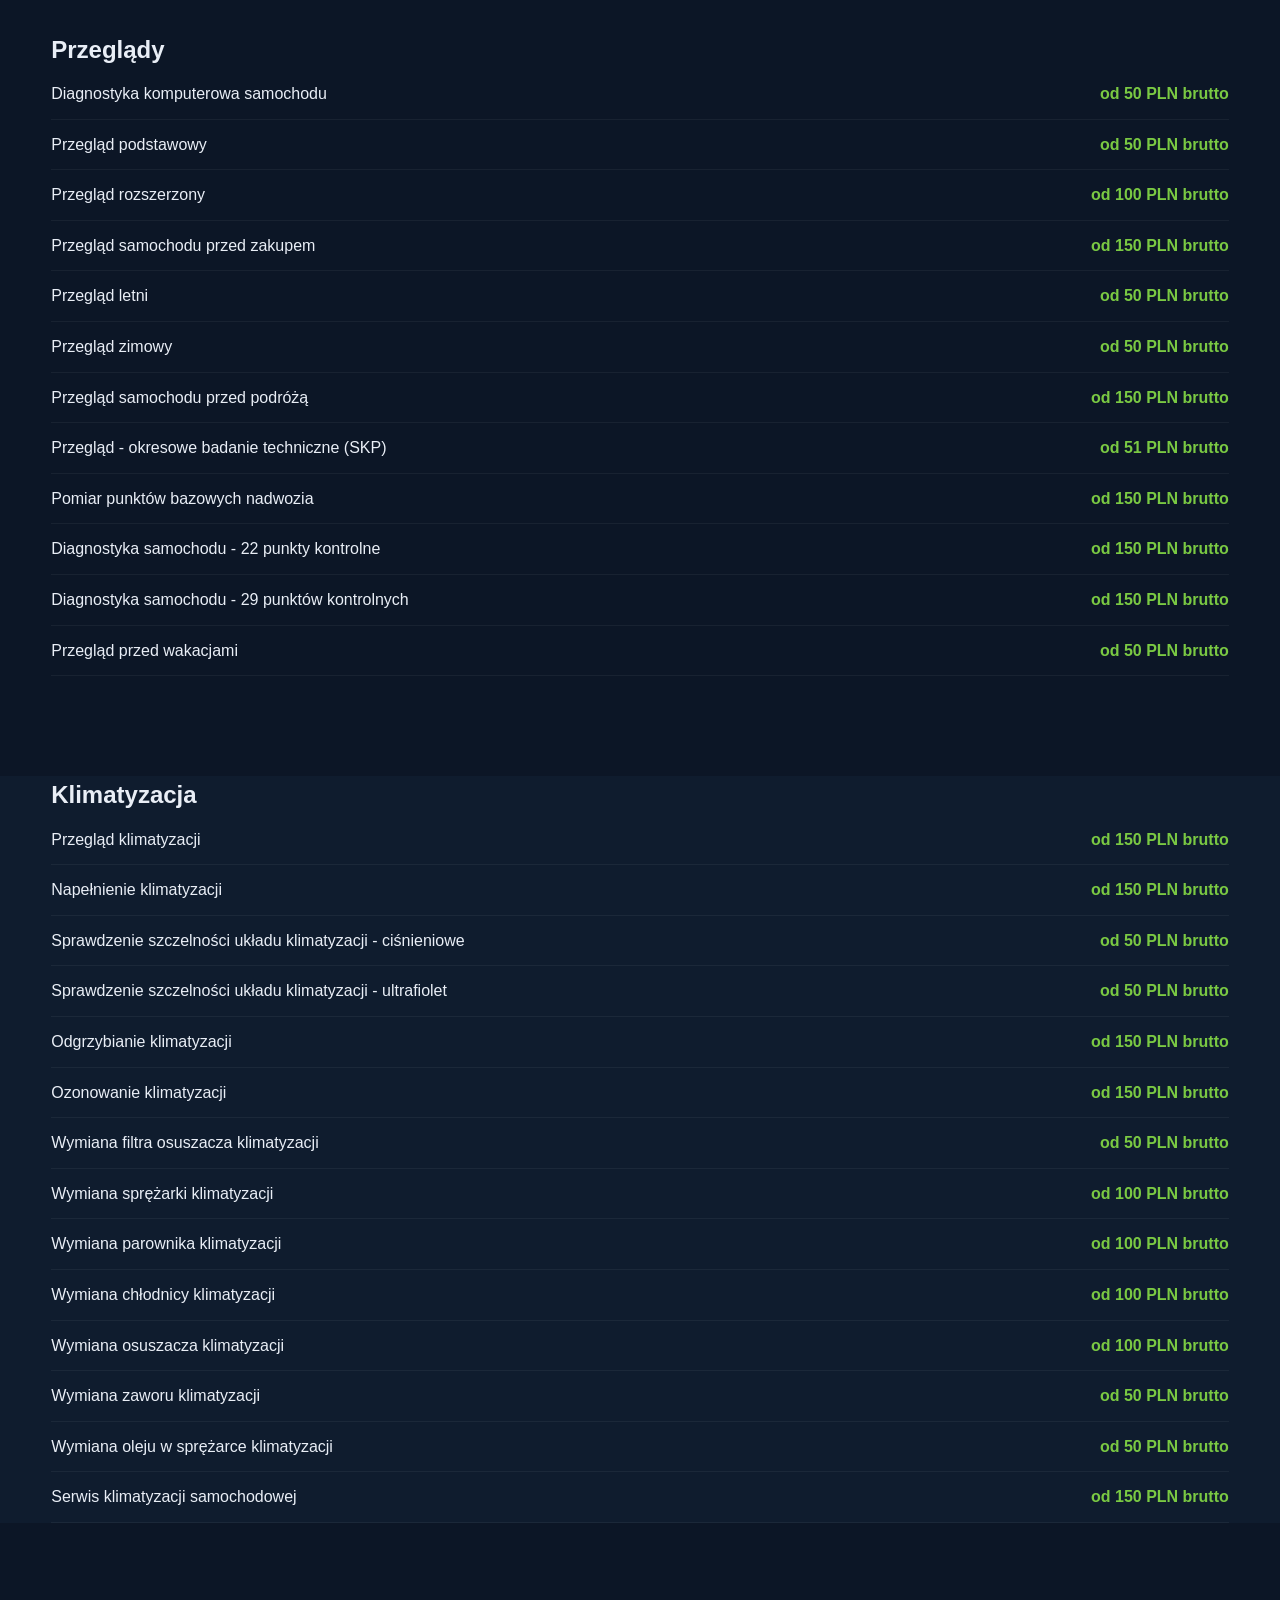
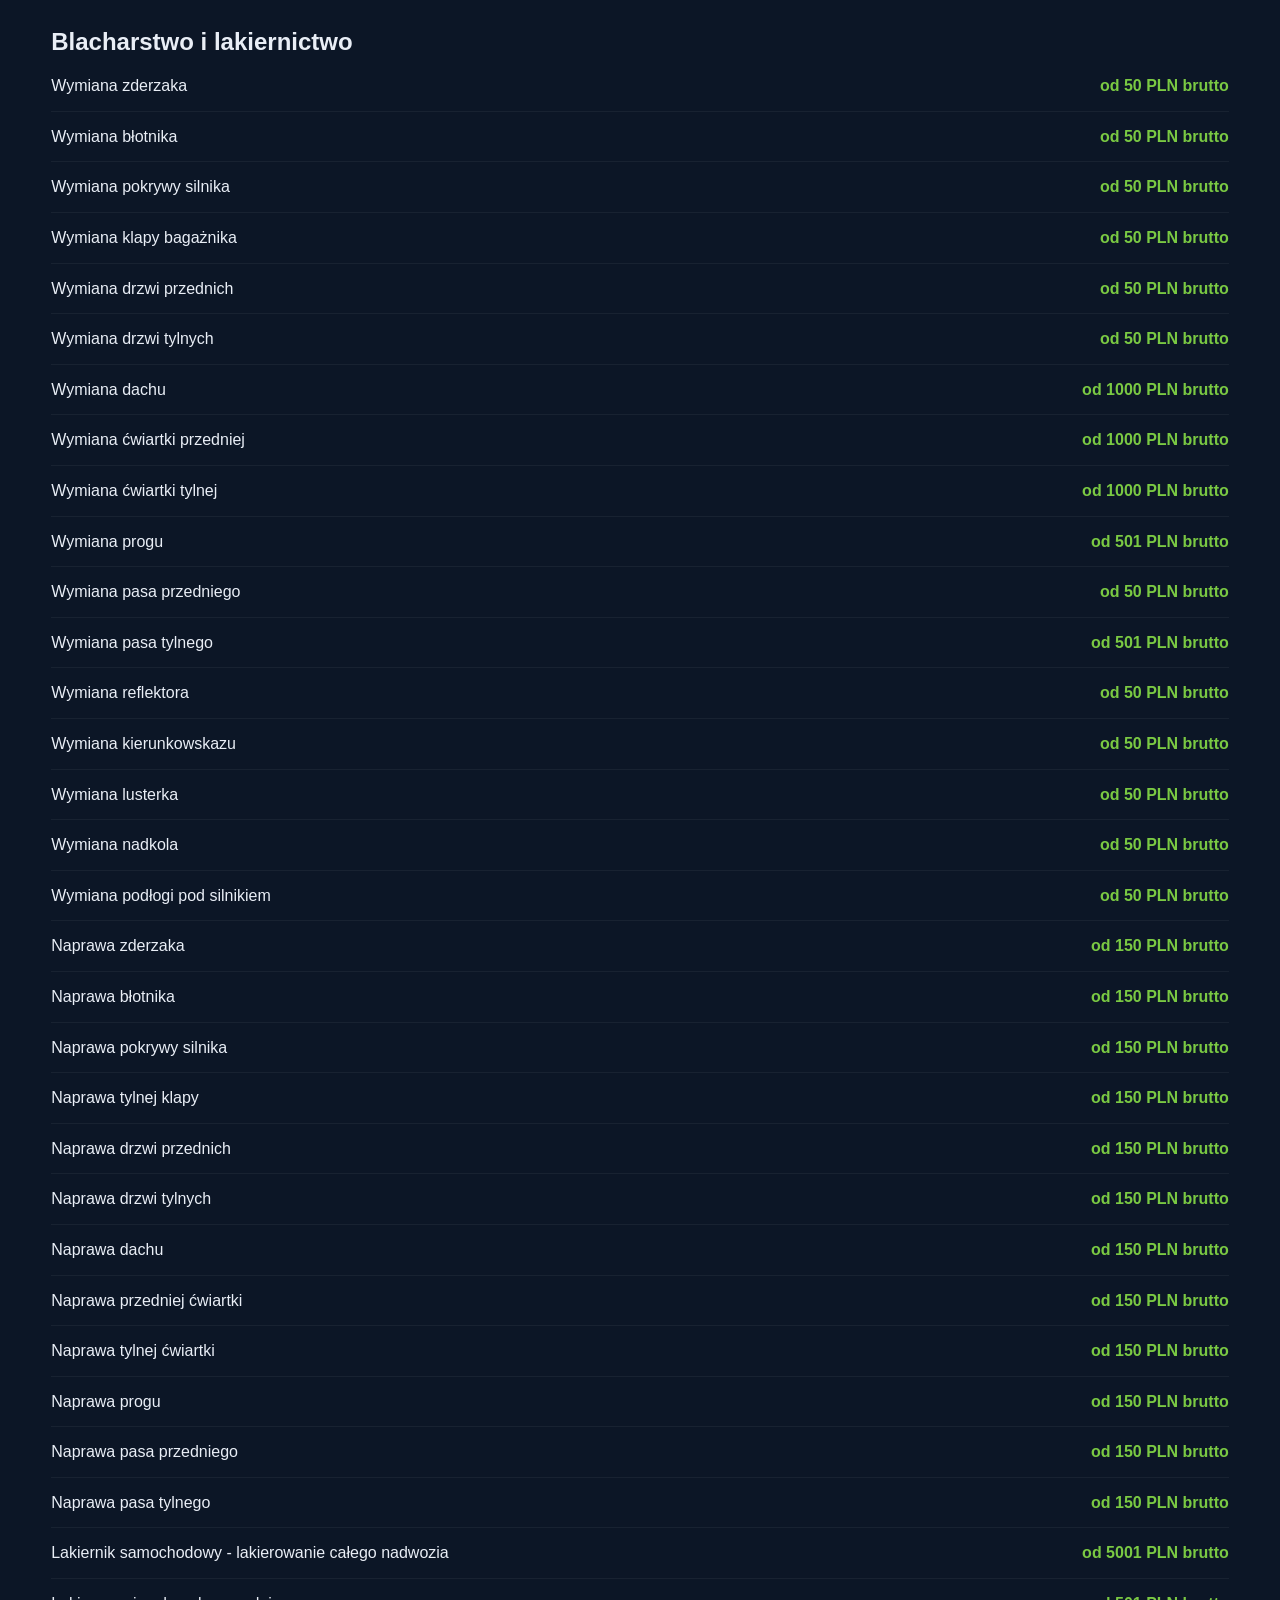
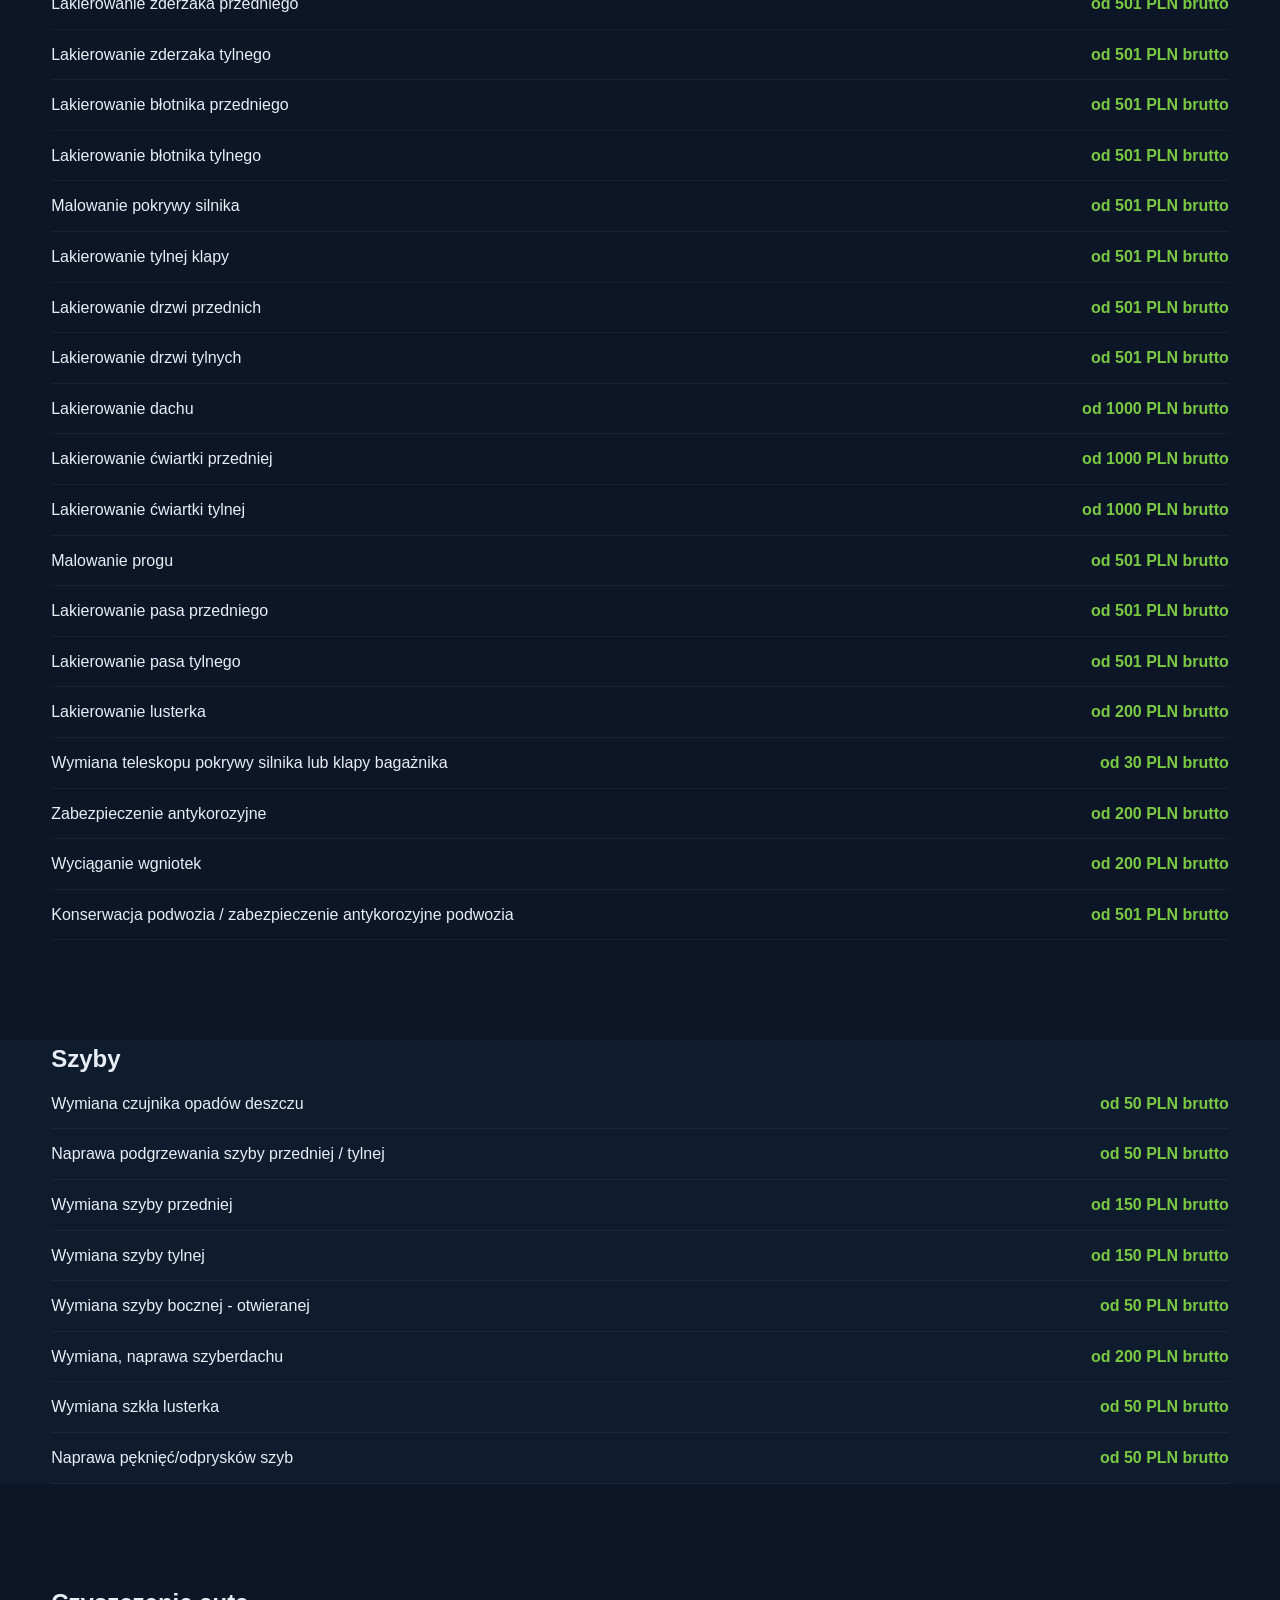
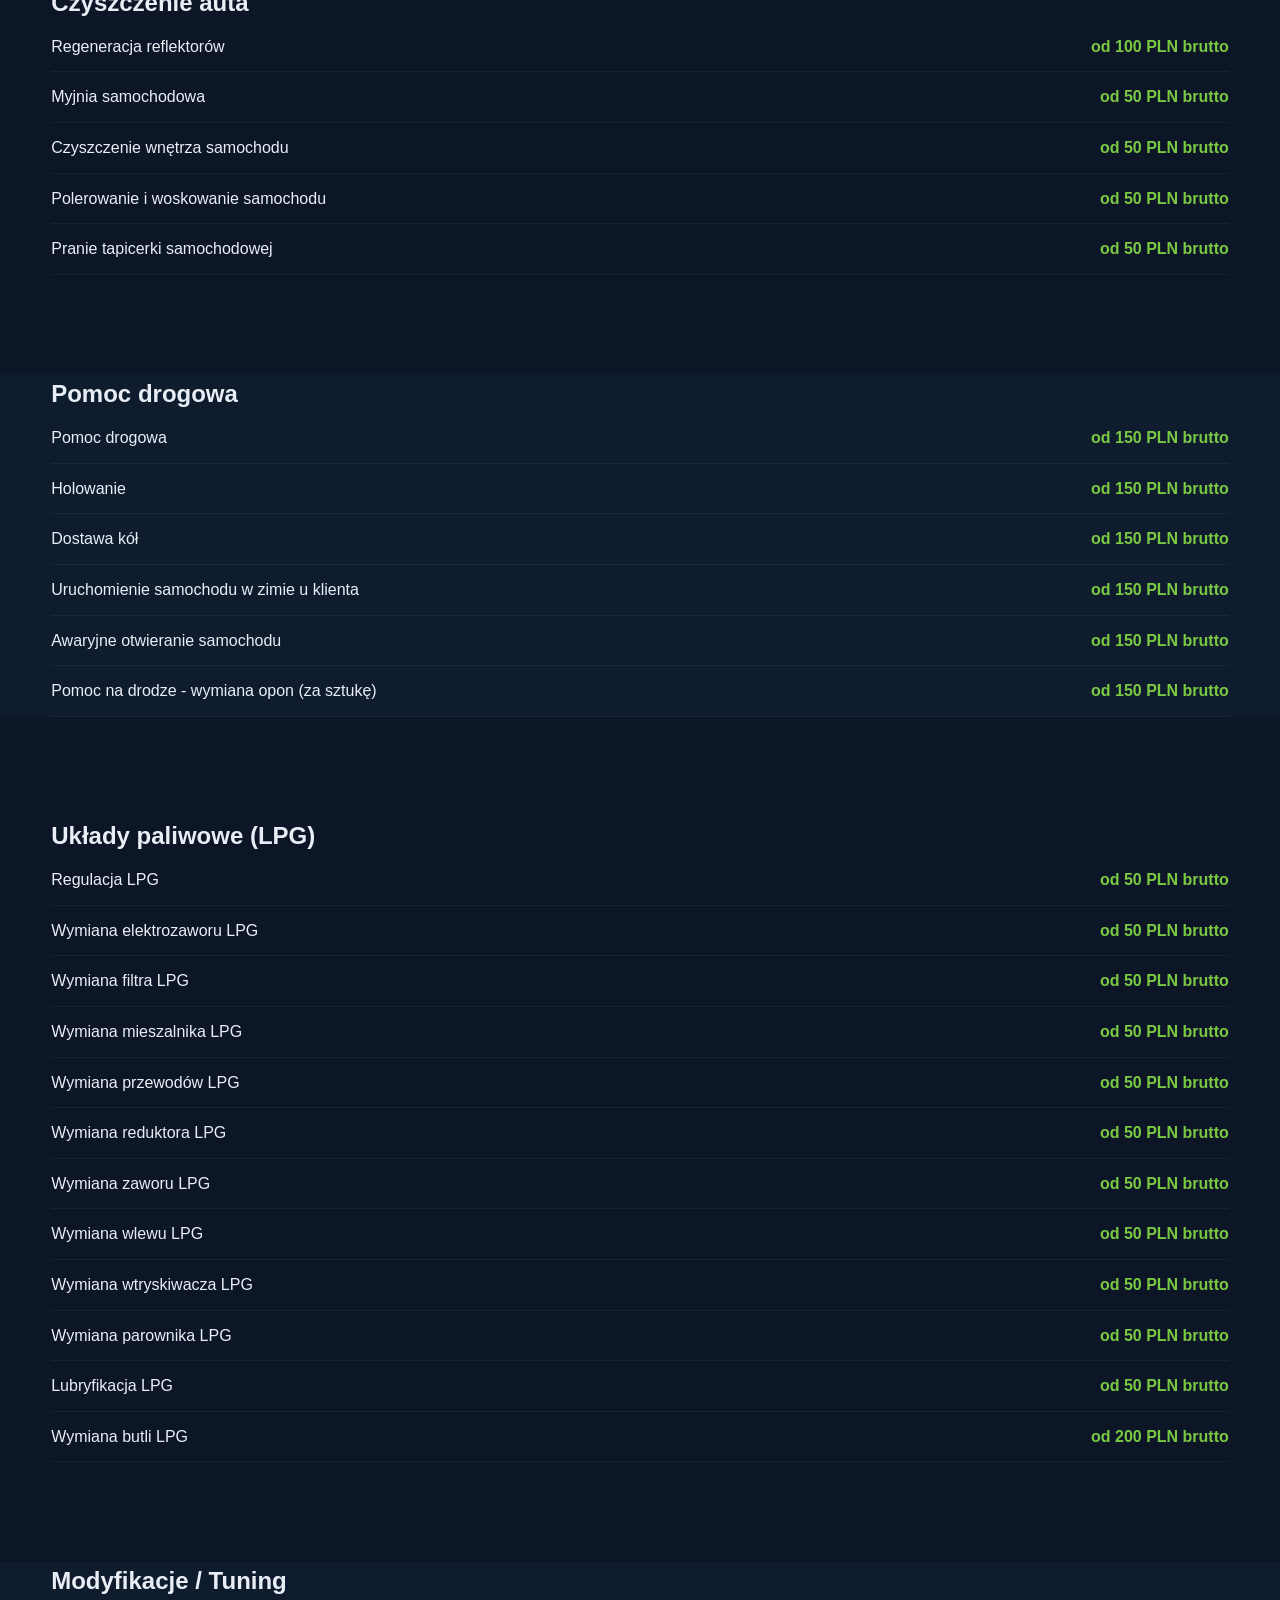
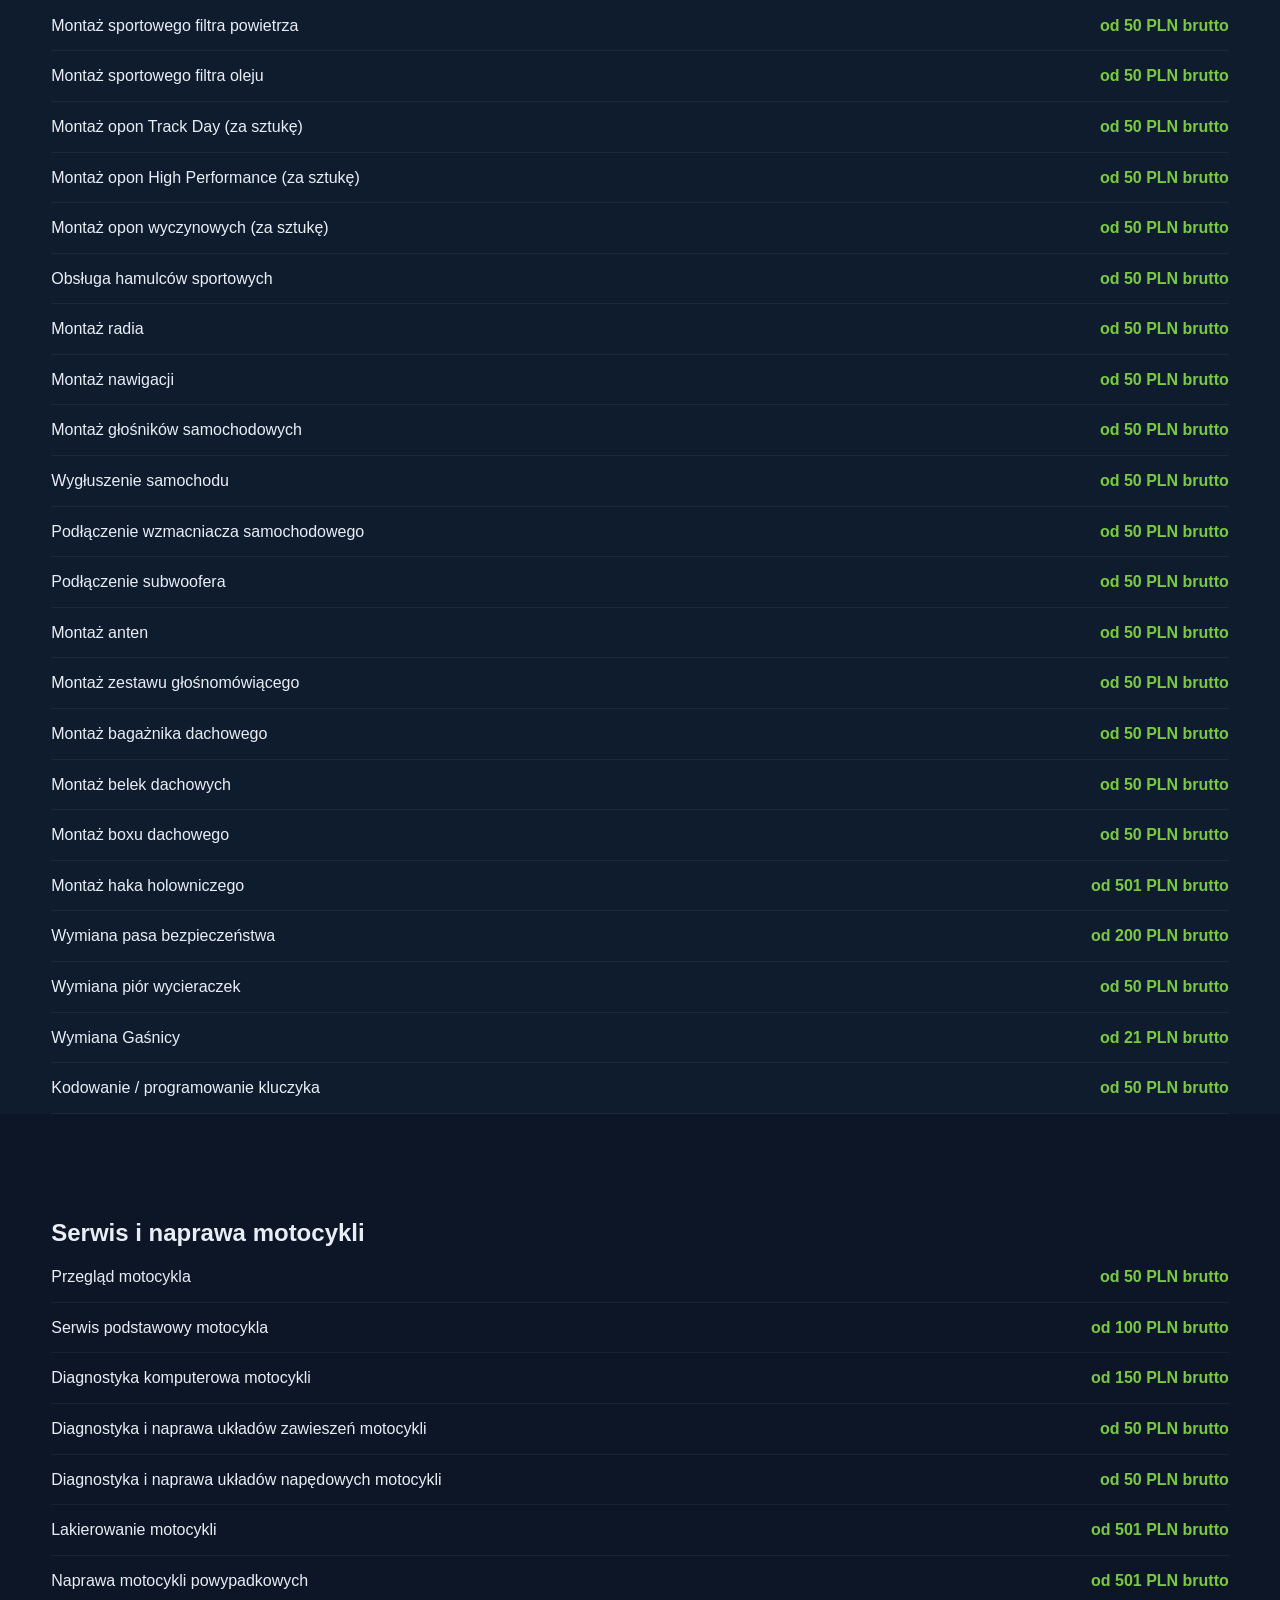
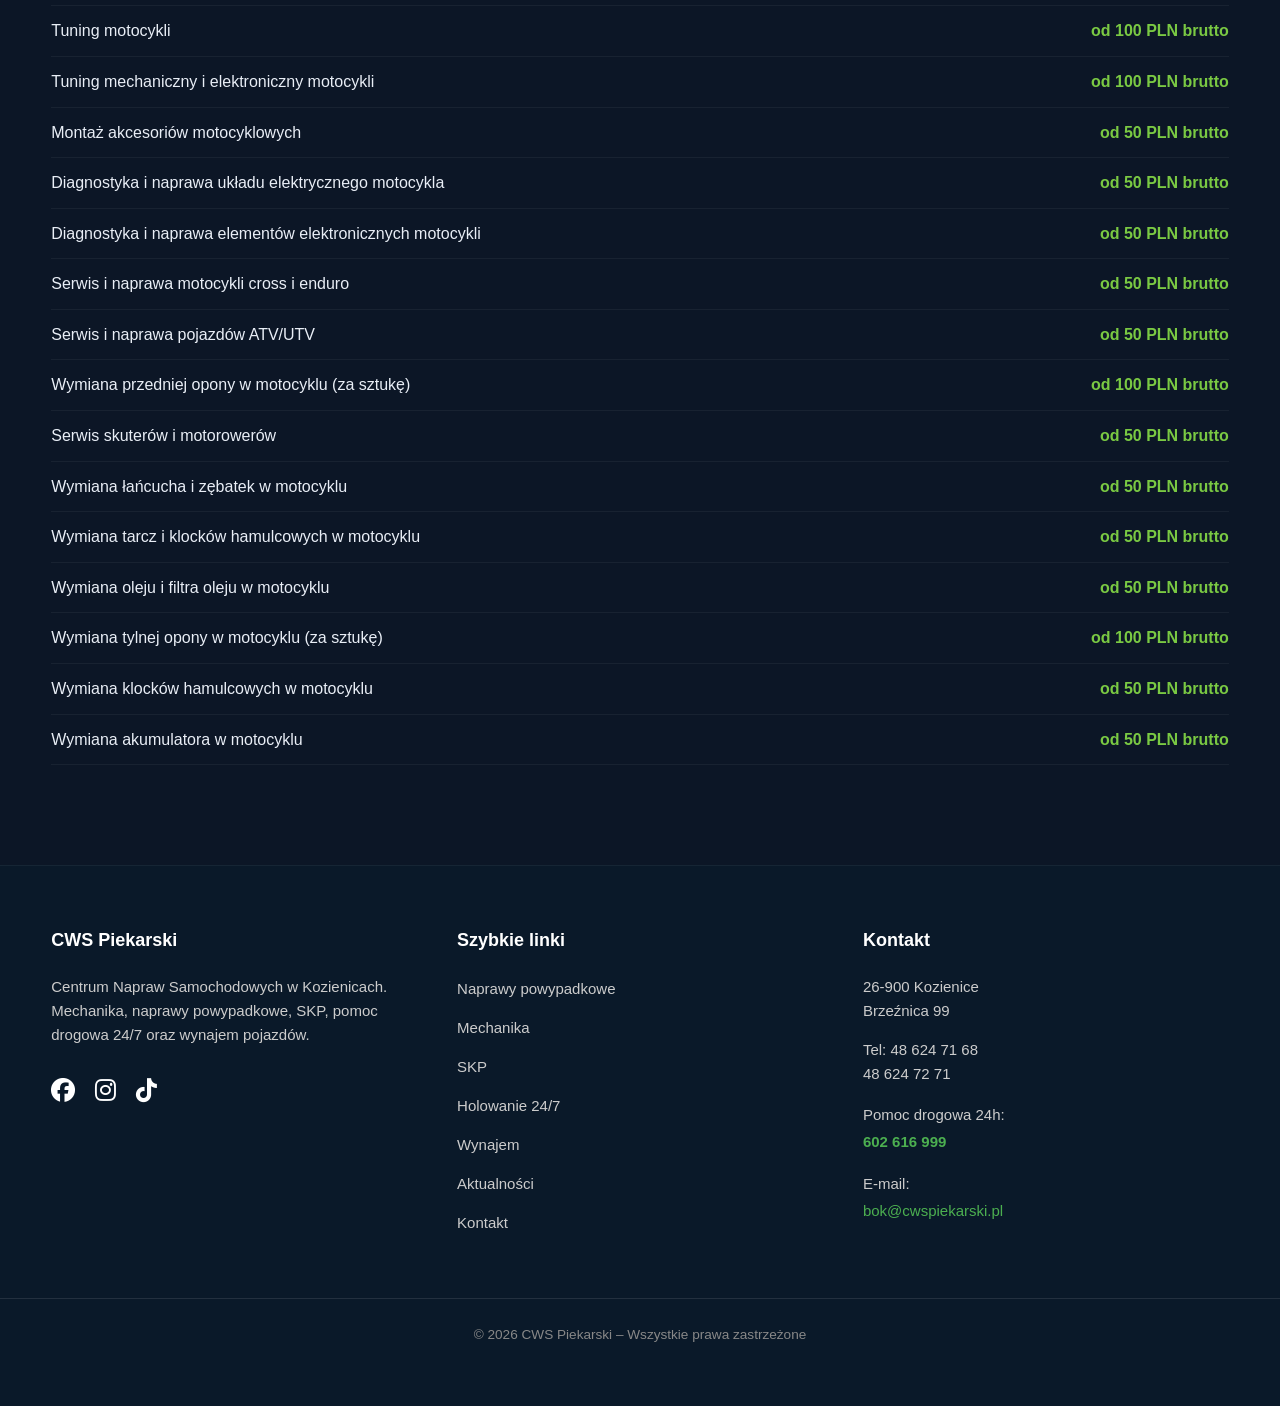
<file: cennik.html>
<!DOCTYPE html>
<html lang="pl">
<head>
    <meta charset="UTF-8">
    <meta name="viewport" content="width=device-width, initial-scale=1.0">
    <title>Cennik Usług Mechanicznych i Blacharskich | CWS Piekarski Kozienice</title>
    <meta name="description" content="Sprawdź cennik usług warsztatowych CWS Piekarski w Kozienicach. Atrakcyjne ceny na mechanikę, klimatyzację, blacharstwo, pomoc drogową i serwis motocykli.">
    <meta name="keywords" content="cennik mechanik Kozienice, ceny napraw samochodów, lakiernik cennik, serwis klimatyzacji cena Kozienice, pomoc drogowa cennik">
    <link rel="canonical" href="https://cwspiekarski.pl/cennik.html">
    <link rel="stylesheet" href="https://cdnjs.cloudflare.com/ajax/libs/font-awesome/6.5.0/css/all.min.css">
    <link rel="stylesheet" href="assets/css/style.css">
</head>
<body>

<a href="tel:+48602616999" id="FIXED_CALL_STEEL" aria-label="Zadzwoń do nas">
    <i class="fas fa-phone-alt"></i> ZADZWOŃ TERAZ
</a>

<header>
    <div class="container nav">
        <div class="logo">CWS Piekarski</div>
        <nav id="main-nav">
            <ul>
                <li><a href="index.html" class="home-icon" aria-label="Strona główna"><i class="fas fa-home"></i></a></li>
                <li><a href="naprawy-powypadkowe.html">Naprawy powypadkowe</a></li>
                <li><a href="mechanika.html">Mechanika</a></li>
                <li><a href="skp.html">SKP</a></li>
                <li><a href="holowanie.html">Holowanie</a></li>
                <li><a href="wynajem.html">Wynajem</a></li>
                <li><a href="cennik.html" class="active">Cennik</a></li>
                <li><a href="kontakt.html">Kontakt</a></li>
            </ul>
        </nav>
        <a class="phone-btn" href="tel:+48602616999">☎ 602 616 999</a>
    </div>
</header>

<section class="hero">
    <div class="container">
        <div class="hero-tabs">
            <button class="tab" onclick="location.href='naprawy-powypadkowe.html'">NAPRAWY POWYPADKOWE</button>
            <button class="tab" onclick="location.href='mechanika.html'">MECHANIKA POJAZDOWA</button>
            <button class="tab" onclick="location.href='skp.html'">BADANIA TECHNICZNE (SKP)</button>
            <button class="tab" onclick="location.href='wynajem.html'">AUTO ZASTĘPCZE</button>
        </div>
        <div id="hero-content">
            <h1>Cennik usług warsztatowych w Kozienicach</h1>
            <p>Poniżej znajdziesz orientacyjny cennik usług wykonywanych w CWS Piekarski. Ostateczna cena może zależeć od modelu pojazdu oraz zakresu prac.</p>
        </div>
    </div>
</section>

<section class="section">
<div class="container">

<h2 id="mechanika">Szczegółowy cennik usług serwisowych</h2>

<div class="cennik-tabs-container">
    <nav class="cennik-menu" aria-label="Menu cennika">
        <a href="#mechanika" class="price-tab">Mechanika</a>
        <a href="#elektronika" class="price-tab">Elektronika</a>
        <a href="#opony" class="price-tab">Opony</a>
        <a href="#przeglady" class="price-tab">Przeglądy</a>
        <a href="#klimatyzacja" class="price-tab">Klimatyzacja</a>
        <a href="#blacharstwo" class="price-tab">Blacharstwo</a>
        <a href="#szyby" class="price-tab">Szyby</a>
        <a href="#czyszczenie" class="price-tab">Czyszczenie</a>
        <a href="#pomoc-drogowa" class="price-tab">Pomoc drogowa</a>
        <a href="#lpg" class="price-tab">LPG</a>
        <a href="#tuning" class="price-tab">Tuning</a>
        <a href="#motocykle" class="price-tab">Motocykle</a>
    </nav>
</div>

        <div class="price-list">
            <p>Naprawa układu hamulcowego <strong>od 150 PLN brutto</strong></p>
            <p>Wymiana klocków hamulcowych <strong>od 61 PLN brutto</strong></p>
            <p>Wymiana tarcz hamulcowych <strong>od 150 PLN brutto</strong></p>
            <p>Wymiana szczęk hamulcowych <strong>od 150 PLN brutto</strong></p>
            <p>Wymiana cylinderków hamulcowych w samochodzie <strong>od 150 PLN brutto</strong></p>
            <p>Wymiana bębnów hamulcowych <strong>od 150 PLN brutto</strong></p>
            <p>Wymiana tarcz kotwicznych bębnów hamulcowych <strong>od 150 PLN brutto</strong></p>
            <p>Wymiana rozpieraczy <strong>od 150 PLN brutto</strong></p>
            <p>Wymiana linki hamulca ręcznego <strong>od 150 PLN brutto</strong></p>
            <p>Wymiana przewodów hamulcowych elastycznych <strong>od 150 PLN brutto</strong></p>
            <p>Wymiana przewodów hamulcowych metalowych <strong>od 150 PLN brutto</strong></p>
            <p>Wymiana pompy hamulcowej <strong>od 150 PLN brutto</strong></p>
            <p>Wymiana płynu hamulcowego <strong>od 150 PLN brutto</strong></p>
            <p>Naprawa ABS <strong>od 150 PLN brutto</strong></p>
            <p>Wymiana pompy ABS <strong>od 150 PLN brutto</strong></p>
            <p>Wymiana czujnika ABS <strong>od 150 PLN brutto</strong></p>
            <p>Wymiana oleju i filtra oleju <strong>od 61 PLN brutto</strong></p>
            <p>Wymiana filtra powietrza <strong>od 30 PLN brutto</strong></p>
            <p>Wymiana drążka kierowniczego <strong>od 61 PLN brutto</strong></p>
            <p>Wymiana końcówki drążka kierowniczego <strong>od 61 PLN brutto</strong></p>
            <p>Wymiana maglownicy <strong>od 61 PLN brutto</strong></p>
            <p>Wymiana zwrotnicy koła <strong>od 61 PLN brutto</strong></p>
            <p>Wymiana krzyżaka kolumny kierowniczej <strong>od 90 PLN brutto</strong></p>
            <p>Wymiana pompy wspomagania <strong>od 90 PLN brutto</strong></p>
            <p>Wymiana płynu wspomagania kierownicy <strong>od 61 PLN brutto</strong></p>
            <p>Naprawa układu kierowniczego <strong>od 150 PLN brutto</strong></p>
            <p>Wymiana osłony elastycznej przekładni kierowniczej <strong>od 90 PLN brutto</strong></p>
            <p>Wymiana filtra paliwa <strong>od 61 PLN brutto</strong></p>
            <p>Ustawienie geometrii i zbieżności kół <strong>od 190 PLN brutto</strong></p>
            <p>Wymiana stabilizatora <strong>od 90 PLN brutto</strong></p>
            <p>Wymiana łącznika stabilizatora <strong>od 90 PLN brutto</strong></p>
            <p>Wymiana tulejek gumy stabilizatora <strong>od 150 PLN brutto</strong></p>
            <p>Wymiana wahacza <strong>od 150 PLN brutto</strong></p>
            <p>Wymiana silentblocku wahacza <strong>od 150 PLN brutto</strong></p>
            <p>Wymiana sworznia wahacza <strong>od 150 PLN brutto</strong></p>
            <p>Wymiana amortyzatora <strong>od 150 PLN brutto</strong></p>
            <p>Wymiana łożyska amortyzatora <strong>od 150 PLN brutto</strong></p>
            <p>Wymiana poduszki amortyzatora <strong>od 150 PLN brutto</strong></p>
            <p>Wymiana osłony elastycznej amortyzatora <strong>od 150 PLN brutto</strong></p>
            <p>Wymiana sprężyn zawieszenia <strong>od 150 PLN brutto</strong></p>
            <p>Wymiana kolumny MacPhersona <strong>od 150 PLN brutto</strong></p>
            <p>Wymiana piasty <strong>od 150 PLN brutto</strong></p>
            <p>Wymiana łożyska w kole <strong>od 150 PLN brutto</strong></p>
            <p>Naprawa zawieszenia <strong>od 150 PLN brutto</strong></p>
            <p>Wymiana filtra kabinowego <strong>od 30 PLN brutto</strong></p>
            <p>Regeneracja pompy hamulcowej <strong>od 100 PLN brutto</strong></p>
            <p>Regeneracja pompy ABS <strong>od 100 PLN brutto</strong></p>
            <p>Regeneracja przekładni kierowniczej <strong>od 100 PLN brutto</strong></p>
            <p>Regeneracja pompy wspomagania <strong>od 100 PLN brutto</strong></p>
            <p>Regeneracja wtryskiwaczy benzynowych i diesla <strong>od 100 PLN brutto</strong></p>
            <p>Regeneracja pompy wtryskowej <strong>od 100 PLN brutto</strong></p>
            <p>Regeneracja turbosprężarki <strong>od 100 PLN brutto</strong></p>
            <p>Regeneracja alternatora <strong>od 100 PLN brutto</strong></p>
            <p>Regeneracja rozrusznika <strong>od 100 PLN brutto</strong></p>
            <p>Regeneracja zacisków hamulcowych <strong>od 100 PLN brutto</strong></p>
            <p>Weryfikacja układu hamulcowego <strong>od 150 PLN brutto</strong></p>
            <p>Weryfikacja układu kierowniczego <strong>od 150 PLN brutto</strong></p>
            <p>Diagnostyka zawieszenia <strong>od 150 PLN brutto</strong></p>
        </div>
    </div>
</section>

<section class="section section-dark">
    <div class="container">
        <h2 id="elektronika">Elektronika</h2>
        <div class="price-list">
            <p>Kasowanie kodów błędów w samochodzie <strong>od 50 PLN brutto</strong></p>
            <p>Kasowanie inspekcji serwisowej <strong>od 5 PLN brutto</strong></p>
            <p>Wymiana akumulatora <strong>od 11 PLN brutto</strong></p>
            <p>Sprawdzenie ładowania akumulatora <strong>od 11 PLN brutto</strong></p>
            <p>Wymiana żarówki reflektora (Przód) <strong>od 21 PLN brutto</strong></p>
            <p>Wymiana żarówki klosza (Tył) <strong>od 21 PLN brutto</strong></p>
            <p>Wymiana żarówki ksenonowej <strong>od 50 PLN brutto</strong></p>
            <p>Ustawienie świateł <strong>od 21 PLN brutto</strong></p>
            <p>Montaż czujników parkowania <strong>od 300 PLN brutto</strong></p>
            <p>Wymiana zegarów deski rozdzielczej <strong>od 100 PLN brutto</strong></p>
            <p>Wymiana świec zapłonowych/żarowych <strong>od 30 PLN brutto</strong></p>
            <p>Wymiana przewodów zapłonowych <strong>od 30 PLN brutto</strong></p>
            <p>Wymiana cewki zapłonowej <strong>od 30 PLN brutto</strong></p>
            <p>Naprawa modułu zapłonowego <strong>od 200 PLN brutto</strong></p>
            <p>Wymiana kopułki rozdzielacza <strong>od 50 PLN brutto</strong></p>
            <p>Naprawa rozdzielacza <strong>od 50 PLN brutto</strong></p>
            <p>Wymiana rozrusznika <strong>od 50 PLN brutto</strong></p>
            <p>Wymiana alternatora <strong>od 50 PLN brutto</strong></p>
            <p>Montaż kamery cofania <strong>od 100 PLN brutto</strong></p>
            <p>Wymiana bezpieczników <strong>od 5 PLN brutto</strong></p>
            <p>Wymiana silniczka wycieraczek <strong>od 50 PLN brutto</strong></p>
            <p>Wymiana pompy spryskiwacza <strong>od 50 PLN brutto</strong></p>
            <p>Wymiana przerywnika kierunkowskazów <strong>od 50 PLN brutto</strong></p>
            <p>Test obciążeniowy akumulatora <strong>od 11 PLN brutto</strong></p>
            <p>Wymiana tylnego klosza <strong>od 21 PLN brutto</strong></p>
            <p>Montaż elektrycznego ogrzewania postojowego DEFA <strong>od 501 PLN brutto</strong></p>
            <p>Montaż spalinowego ogrzewania postojowego typu Webasto <strong>od 501 PLN brutto</strong></p>
            <p>Dostawa akumulatora z wymianą <strong>od 50 PLN brutto</strong></p>
            <p>Wymiana mechanizmu podnoszenia szyby <strong>od 100 PLN brutto</strong></p>
            <p>Wymiana stacyjki <strong>od 100 PLN brutto</strong></p>
            <p>Naprawa i wymiana zamków <strong>od 100 PLN brutto</strong></p>
            <p>Wymiana silnika regulacji wysokości świateł <strong>od 21 PLN brutto</strong></p>
            <p>Wymiana cięgna wycieraczki <strong>od 100 PLN brutto</strong></p>
            <p>Montaż siłowników centralnego zamka <strong>od 100 PLN brutto</strong></p>
            <p>Diagnoza <strong>od 50 PLN brutto</strong></p>
            <p>Darmowy test akumulatora <strong>od 11 PLN brutto</strong></p>
            <p>Wymiana żarówki tablicy rejestracyjnej <strong>od 21 PLN brutto</strong></p>
            <p>Wymiana nagrzewnicy silnika <strong>od 100 PLN brutto</strong></p>
            <p>Naprawa liczników samochodowych <strong>od 150 PLN brutto</strong></p>
        </div>
    </div>
</section>

<section class="section">
    <div class="container">
        <h2 id="opony">Opony i felgi</h2>
        <div class="price-list">
            <p>Wymiana opon Runflat - dowolna felga (za sztukę) <strong>od 21 PLN brutto</strong></p>
            <p>Wymiana opon z czujnikiem TPMS (za sztukę) <strong>od 21 PLN brutto</strong></p>
            <p>Wymiana opon i wulkanizacja <strong>od 15 PLN brutto</strong></p>
            <p>Naprawa opon <strong>od 15 PLN brutto</strong></p>
            <p>Wymiana zaworków <strong>od 11 PLN brutto</strong></p>
            <p>Wyważanie kół <strong>od 11 PLN brutto</strong></p>
            <p>Geometria kół 3D <strong>od 150 PLN brutto</strong></p>
        </div>
    </div>
</section>

<section class="section section-dark">
    <div class="container">
        <h2 id="przeglady">Przeglądy</h2>
        <div class="price-list">
            <p>Diagnostyka komputerowa samochodu <strong>od 50 PLN brutto</strong></p>
            <p>Przegląd podstawowy <strong>od 50 PLN brutto</strong></p>
            <p>Przegląd rozszerzony <strong>od 100 PLN brutto</strong></p>
            <p>Przegląd samochodu przed zakupem <strong>od 150 PLN brutto</strong></p>
            <p>Przegląd letni <strong>od 50 PLN brutto</strong></p>
            <p>Przegląd zimowy <strong>od 50 PLN brutto</strong></p>
            <p>Przegląd samochodu przed podróżą <strong>od 150 PLN brutto</strong></p>
            <p>Przegląd - okresowe badanie techniczne (SKP) <strong>od 51 PLN brutto</strong></p>
            <p>Pomiar punktów bazowych nadwozia <strong>od 150 PLN brutto</strong></p>
            <p>Diagnostyka samochodu - 22 punkty kontrolne <strong>od 150 PLN brutto</strong></p>
            <p>Diagnostyka samochodu - 29 punktów kontrolnych <strong>od 150 PLN brutto</strong></p>
            <p>Przegląd przed wakacjami <strong>od 50 PLN brutto</strong></p>
        </div>
    </div>
</section>

<section class="section">
    <div class="container">
        <h2 id="klimatyzacja">Klimatyzacja</h2>
        <div class="price-list">
            <p>Przegląd klimatyzacji <strong>od 150 PLN brutto</strong></p>
            <p>Napełnienie klimatyzacji <strong>od 150 PLN brutto</strong></p>
            <p>Sprawdzenie szczelności układu klimatyzacji - ciśnieniowe <strong>od 50 PLN brutto</strong></p>
            <p>Sprawdzenie szczelności układu klimatyzacji - ultrafiolet <strong>od 50 PLN brutto</strong></p>
            <p>Odgrzybianie klimatyzacji <strong>od 150 PLN brutto</strong></p>
            <p>Ozonowanie klimatyzacji <strong>od 150 PLN brutto</strong></p>
            <p>Wymiana filtra osuszacza klimatyzacji <strong>od 50 PLN brutto</strong></p>
            <p>Wymiana sprężarki klimatyzacji <strong>od 100 PLN brutto</strong></p>
            <p>Wymiana parownika klimatyzacji <strong>od 100 PLN brutto</strong></p>
            <p>Wymiana chłodnicy klimatyzacji <strong>od 100 PLN brutto</strong></p>
            <p>Wymiana osuszacza klimatyzacji <strong>od 100 PLN brutto</strong></p>
            <p>Wymiana zaworu klimatyzacji <strong>od 50 PLN brutto</strong></p>
            <p>Wymiana oleju w sprężarce klimatyzacji <strong>od 50 PLN brutto</strong></p>
            <p>Serwis klimatyzacji samochodowej <strong>od 150 PLN brutto</strong></p>
        </div>
    </div>
</section>

<section class="section section-dark">
    <div class="container">
        <h2 id="blacharstwo">Blacharstwo i lakiernictwo</h2>
        <div class="price-list">
            <p>Wymiana zderzaka <strong>od 50 PLN brutto</strong></p>
            <p>Wymiana błotnika <strong>od 50 PLN brutto</strong></p>
            <p>Wymiana pokrywy silnika <strong>od 50 PLN brutto</strong></p>
            <p>Wymiana klapy bagażnika <strong>od 50 PLN brutto</strong></p>
            <p>Wymiana drzwi przednich <strong>od 50 PLN brutto</strong></p>
            <p>Wymiana drzwi tylnych <strong>od 50 PLN brutto</strong></p>
            <p>Wymiana dachu <strong>od 1000 PLN brutto</strong></p>
            <p>Wymiana ćwiartki przedniej <strong>od 1000 PLN brutto</strong></p>
            <p>Wymiana ćwiartki tylnej <strong>od 1000 PLN brutto</strong></p>
            <p>Wymiana progu <strong>od 501 PLN brutto</strong></p>
            <p>Wymiana pasa przedniego <strong>od 50 PLN brutto</strong></p>
            <p>Wymiana pasa tylnego <strong>od 501 PLN brutto</strong></p>
            <p>Wymiana reflektora <strong>od 50 PLN brutto</strong></p>
            <p>Wymiana kierunkowskazu <strong>od 50 PLN brutto</strong></p>
            <p>Wymiana lusterka <strong>od 50 PLN brutto</strong></p>
            <p>Wymiana nadkola <strong>od 50 PLN brutto</strong></p>
            <p>Wymiana podłogi pod silnikiem <strong>od 50 PLN brutto</strong></p>
            <p>Naprawa zderzaka <strong>od 150 PLN brutto</strong></p>
            <p>Naprawa błotnika <strong>od 150 PLN brutto</strong></p>
            <p>Naprawa pokrywy silnika <strong>od 150 PLN brutto</strong></p>
            <p>Naprawa tylnej klapy <strong>od 150 PLN brutto</strong></p>
            <p>Naprawa drzwi przednich <strong>od 150 PLN brutto</strong></p>
            <p>Naprawa drzwi tylnych <strong>od 150 PLN brutto</strong></p>
            <p>Naprawa dachu <strong>od 150 PLN brutto</strong></p>
            <p>Naprawa przedniej ćwiartki <strong>od 150 PLN brutto</strong></p>
            <p>Naprawa tylnej ćwiartki <strong>od 150 PLN brutto</strong></p>
            <p>Naprawa progu <strong>od 150 PLN brutto</strong></p>
            <p>Naprawa pasa przedniego <strong>od 150 PLN brutto</strong></p>
            <p>Naprawa pasa tylnego <strong>od 150 PLN brutto</strong></p>
            <p>Lakiernik samochodowy - lakierowanie całego nadwozia <strong>od 5001 PLN brutto</strong></p>
            <p>Lakierowanie zderzaka przedniego <strong>od 501 PLN brutto</strong></p>
            <p>Lakierowanie zderzaka tylnego <strong>od 501 PLN brutto</strong></p>
            <p>Lakierowanie błotnika przedniego <strong>od 501 PLN brutto</strong></p>
            <p>Lakierowanie błotnika tylnego <strong>od 501 PLN brutto</strong></p>
            <p>Malowanie pokrywy silnika <strong>od 501 PLN brutto</strong></p>
            <p>Lakierowanie tylnej klapy <strong>od 501 PLN brutto</strong></p>
            <p>Lakierowanie drzwi przednich <strong>od 501 PLN brutto</strong></p>
            <p>Lakierowanie drzwi tylnych <strong>od 501 PLN brutto</strong></p>
            <p>Lakierowanie dachu <strong>od 1000 PLN brutto</strong></p>
            <p>Lakierowanie ćwiartki przedniej <strong>od 1000 PLN brutto</strong></p>
            <p>Lakierowanie ćwiartki tylnej <strong>od 1000 PLN brutto</strong></p>
            <p>Malowanie progu <strong>od 501 PLN brutto</strong></p>
            <p>Lakierowanie pasa przedniego <strong>od 501 PLN brutto</strong></p>
            <p>Lakierowanie pasa tylnego <strong>od 501 PLN brutto</strong></p>
            <p>Lakierowanie lusterka <strong>od 200 PLN brutto</strong></p>
            <p>Wymiana teleskopu pokrywy silnika lub klapy bagażnika <strong>od 30 PLN brutto</strong></p>
            <p>Zabezpieczenie antykorozyjne <strong>od 200 PLN brutto</strong></p>
            <p>Wyciąganie wgniotek <strong>od 200 PLN brutto</strong></p>
            <p>Konserwacja podwozia / zabezpieczenie antykorozyjne podwozia <strong>od 501 PLN brutto</strong></p>
        </div>
    </div>
</section>

<section class="section">
    <div class="container">
        <h2 id="szyby">Szyby</h2>
        <div class="price-list">
            <p>Wymiana czujnika opadów deszczu <strong>od 50 PLN brutto</strong></p>
            <p>Naprawa podgrzewania szyby przedniej / tylnej <strong>od 50 PLN brutto</strong></p>
            <p>Wymiana szyby przedniej <strong>od 150 PLN brutto</strong></p>
            <p>Wymiana szyby tylnej <strong>od 150 PLN brutto</strong></p>
            <p>Wymiana szyby bocznej - otwieranej <strong>od 50 PLN brutto</strong></p>
            <p>Wymiana, naprawa szyberdachu <strong>od 200 PLN brutto</strong></p>
            <p>Wymiana szkła lusterka <strong>od 50 PLN brutto</strong></p>
            <p>Naprawa pęknięć/odprysków szyb <strong>od 50 PLN brutto</strong></p>
        </div>
    </div>
</section>

<section class="section section-dark">
    <div class="container">
        <h2 id="czyszczenie">Czyszczenie auta</h2>
        <div class="price-list">
            <p>Regeneracja reflektorów <strong>od 100 PLN brutto</strong></p>
            <p>Myjnia samochodowa <strong>od 50 PLN brutto</strong></p>
            <p>Czyszczenie wnętrza samochodu <strong>od 50 PLN brutto</strong></p>
            <p>Polerowanie i woskowanie samochodu <strong>od 50 PLN brutto</strong></p>
            <p>Pranie tapicerki samochodowej <strong>od 50 PLN brutto</strong></p>
        </div>
    </div>
</section>

<section class="section">
    <div class="container">
        <h2 id="pomoc-drogowa">Pomoc drogowa</h2>
        <div class="price-list">
            <p>Pomoc drogowa <strong>od 150 PLN brutto</strong></p>
            <p>Holowanie <strong>od 150 PLN brutto</strong></p>
            <p>Dostawa kół <strong>od 150 PLN brutto</strong></p>
            <p>Uruchomienie samochodu w zimie u klienta <strong>od 150 PLN brutto</strong></p>
            <p>Awaryjne otwieranie samochodu <strong>od 150 PLN brutto</strong></p>
            <p>Pomoc na drodze - wymiana opon (za sztukę) <strong>od 150 PLN brutto</strong></p>
        </div>
    </div>
</section>

<section class="section section-dark">
    <div class="container">
        <h2 id="lpg">Układy paliwowe (LPG)</h2>
        <div class="price-list">
            <p>Regulacja LPG <strong>od 50 PLN brutto</strong></p>
            <p>Wymiana elektrozaworu LPG <strong>od 50 PLN brutto</strong></p>
            <p>Wymiana filtra LPG <strong>od 50 PLN brutto</strong></p>
            <p>Wymiana mieszalnika LPG <strong>od 50 PLN brutto</strong></p>
            <p>Wymiana przewodów LPG <strong>od 50 PLN brutto</strong></p>
            <p>Wymiana reduktora LPG <strong>od 50 PLN brutto</strong></p>
            <p>Wymiana zaworu LPG <strong>od 50 PLN brutto</strong></p>
            <p>Wymiana wlewu LPG <strong>od 50 PLN brutto</strong></p>
            <p>Wymiana wtryskiwacza LPG <strong>od 50 PLN brutto</strong></p>
            <p>Wymiana parownika LPG <strong>od 50 PLN brutto</strong></p>
            <p>Lubryfikacja LPG <strong>od 50 PLN brutto</strong></p>
            <p>Wymiana butli LPG <strong>od 200 PLN brutto</strong></p>
        </div>
    </div>
</section>

<section class="section">
    <div class="container">
        <h2 id="tuning">Modyfikacje / Tuning</h2>
        <div class="price-list">
            <p>Montaż sportowego filtra powietrza <strong>od 50 PLN brutto</strong></p>
            <p>Montaż sportowego filtra oleju <strong>od 50 PLN brutto</strong></p>
            <p>Montaż opon Track Day (za sztukę) <strong>od 50 PLN brutto</strong></p>
            <p>Montaż opon High Performance (za sztukę) <strong>od 50 PLN brutto</strong></p>
            <p>Montaż opon wyczynowych (za sztukę) <strong>od 50 PLN brutto</strong></p>
            <p>Obsługa hamulców sportowych <strong>od 50 PLN brutto</strong></p>
            <p>Montaż radia <strong>od 50 PLN brutto</strong></p>
            <p>Montaż nawigacji <strong>od 50 PLN brutto</strong></p>
            <p>Montaż głośników samochodowych <strong>od 50 PLN brutto</strong></p>
            <p>Wygłuszenie samochodu <strong>od 50 PLN brutto</strong></p>
            <p>Podłączenie wzmacniacza samochodowego <strong>od 50 PLN brutto</strong></p>
            <p>Podłączenie subwoofera <strong>od 50 PLN brutto</strong></p>
            <p>Montaż anten <strong>od 50 PLN brutto</strong></p>
            <p>Montaż zestawu głośnomówiącego <strong>od 50 PLN brutto</strong></p>
            <p>Montaż bagażnika dachowego <strong>od 50 PLN brutto</strong></p>
            <p>Montaż belek dachowych <strong>od 50 PLN brutto</strong></p>
            <p>Montaż boxu dachowego <strong>od 50 PLN brutto</strong></p>
            <p>Montaż haka holowniczego <strong>od 501 PLN brutto</strong></p>
            <p>Wymiana pasa bezpieczeństwa <strong>od 200 PLN brutto</strong></p>
            <p>Wymiana piór wycieraczek <strong>od 50 PLN brutto</strong></p>
            <p>Wymiana Gaśnicy <strong>od 21 PLN brutto</strong></p>
            <p>Kodowanie / programowanie kluczyka <strong>od 50 PLN brutto</strong></p>
        </div>
    </div>
</section>

<section class="section section-dark">
    <div class="container">
        <h2 id="motocykle">Serwis i naprawa motocykli</h2>
        <div class="price-list">
            <p>Przegląd motocykla <strong>od 50 PLN brutto</strong></p>
            <p>Serwis podstawowy motocykla <strong>od 100 PLN brutto</strong></p>
            <p>Diagnostyka komputerowa motocykli <strong>od 150 PLN brutto</strong></p>
            <p>Diagnostyka i naprawa układów zawieszeń motocykli <strong>od 50 PLN brutto</strong></p>
            <p>Diagnostyka i naprawa układów napędowych motocykli <strong>od 50 PLN brutto</strong></p>
            <p>Lakierowanie motocykli <strong>od 501 PLN brutto</strong></p>
            <p>Naprawa motocykli powypadkowych <strong>od 501 PLN brutto</strong></p>
            <p>Tuning motocykli <strong>od 100 PLN brutto</strong></p>
            <p>Tuning mechaniczny i elektroniczny motocykli <strong>od 100 PLN brutto</strong></p>
            <p>Montaż akcesoriów motocyklowych <strong>od 50 PLN brutto</strong></p>
            <p>Diagnostyka i naprawa układu elektrycznego motocykla <strong>od 50 PLN brutto</strong></p>
            <p>Diagnostyka i naprawa elementów elektronicznych motocykli <strong>od 50 PLN brutto</strong></p>
            <p>Serwis i naprawa motocykli cross i enduro <strong>od 50 PLN brutto</strong></p>
            <p>Serwis i naprawa pojazdów ATV/UTV <strong>od 50 PLN brutto</strong></p>
            <p>Wymiana przedniej opony w motocyklu (za sztukę) <strong>od 100 PLN brutto</strong></p>
            <p>Serwis skuterów i motorowerów <strong>od 50 PLN brutto</strong></p>
            <p>Wymiana łańcucha i zębatek w motocyklu <strong>od 50 PLN brutto</strong></p>
            <p>Wymiana tarcz i klocków hamulcowych w motocyklu <strong>od 50 PLN brutto</strong></p>
            <p>Wymiana oleju i filtra oleju w motocyklu <strong>od 50 PLN brutto</strong></p>
            <p>Wymiana tylnej opony w motocyklu (za sztukę) <strong>od 100 PLN brutto</strong></p>
            <p>Wymiana klocków hamulcowych w motocyklu <strong>od 50 PLN brutto</strong></p>
            <p>Wymiana akumulatora w motocyklu <strong>od 50 PLN brutto</strong></p>
        </div>
    </div>
</section>

<footer class="footer-main" style="padding: 60px 0; background-color: #0a1929;">
    <div class="container footer-grid" style="display: grid; grid-template-columns: repeat(3, 1fr); gap: 40px;">
        
        <div class="footer-col">
            <h3 style="color: #fff; margin-bottom: 20px;">CWS Piekarski</h3>
            <p style="color: #ccc; line-height: 1.6; margin-bottom: 25px;">
                Centrum Napraw Samochodowych w Kozienicach. 
                Mechanika, naprawy powypadkowe, SKP, 
                pomoc drogowa 24/7 oraz wynajem pojazdów.
            </p>
            <div class="social-icons" style="display: flex; gap: 20px;">
                <a href="https://www.facebook.com/profile.php?id=100057295096815" target="_blank" style="color: #fff; font-size: 24px; text-decoration: none;"><i class="fab fa-facebook"></i></a>
                <a href="https://www.instagram.com/cwspiekarski/" target="_blank" style="color: #fff; font-size: 24px; text-decoration: none;"><i class="fab fa-instagram"></i></a>
                <a href="https://www.tiktok.com/@cwspiekarski?lang=pl-PL" target="_blank" style="color: #fff; font-size: 24px; text-decoration: none;"><i class="fab fa-tiktok"></i></a>
            </div>
        </div>

        <div class="footer-col">
            <h4 style="color: #fff; margin-bottom: 20px;">Szybkie linki</h4>
            <ul style="list-style: none; padding: 0;">
                <li style="margin-bottom: 12px;"><a href="naprawy-powypadkowe.html" style="color: #ccc; text-decoration: none;">Naprawy powypadkowe</a></li>
                <li style="margin-bottom: 12px;"><a href="mechanika.html" style="color: #ccc; text-decoration: none;">Mechanika</a></li>
                <li style="margin-bottom: 12px;"><a href="skp.html" style="color: #ccc; text-decoration: none;">SKP</a></li>
                <li style="margin-bottom: 12px;"><a href="holowanie.html" style="color: #ccc; text-decoration: none;">Holowanie 24/7</a></li>
                <li style="margin-bottom: 12px;"><a href="wynajem.html" style="color: #ccc; text-decoration: none;">Wynajem</a></li>
                <li style="margin-bottom: 12px;"><a href="aktualnosci.html" style="color: #ccc; text-decoration: none;">Aktualności</a></li>
                <li style="margin-bottom: 12px;"><a href="kontakt.html" style="color: #ccc; text-decoration: none;">Kontakt</a></li>
            </ul>
        </div>

        <div class="footer-col">
            <h4 style="color: #fff; margin-bottom: 20px;">Kontakt</h4>
            <p style="color: #ccc; margin-bottom: 15px; line-height: 1.6;">
                26-900 Kozienice<br>
                Brzeźnica 99
            </p>
            <p style="color: #ccc; margin-bottom: 15px; line-height: 1.6;">
                Tel: 48 624 71 68<br>
                48 624 72 71
            </p>
            <p style="color: #ccc; margin-bottom: 15px;">
                Pomoc drogowa 24h:<br>
                <span style="color: #4caf50; font-weight: bold;">602 616 999</span>
            </p>
            <p style="color: #ccc;">
                E-mail:<br>
                <a href="mailto:bok@cwspiekarski.pl" style="color: #4caf50; text-decoration: none; font-weight: 500;">bok@cwspiekarski.pl</a>
            </p>
        </div>

    </div>

    <div class="footer-bottom" style="text-align: center; margin-top: 50px; padding-top: 25px; border-top: 1px solid rgba(255,255,255,0.1); color: #888; font-size: 0.85rem;">
        © 2026 CWS Piekarski – Wszystkie prawa zastrzeżone
    </div>
</footer>

<div class="social-fixed">
    <a href="https://www.facebook.com/profile.php?id=100057295096815" target="_blank" class="social fb" title="Facebook"><i class="fab fa-facebook-f"></i></a>
    <a href="https://www.instagram.com/cwspiekarski/" target="_blank" class="social ig" title="Instagram"><i class="fab fa-instagram"></i></a>
    <a href="https://www.tiktok.com/@cwspiekarski?lang=pl-PL" target="_blank" class="social tt" title="TikTok"><i class="fab fa-tiktok"></i></a>
</div>

</body>
</html>
</file>
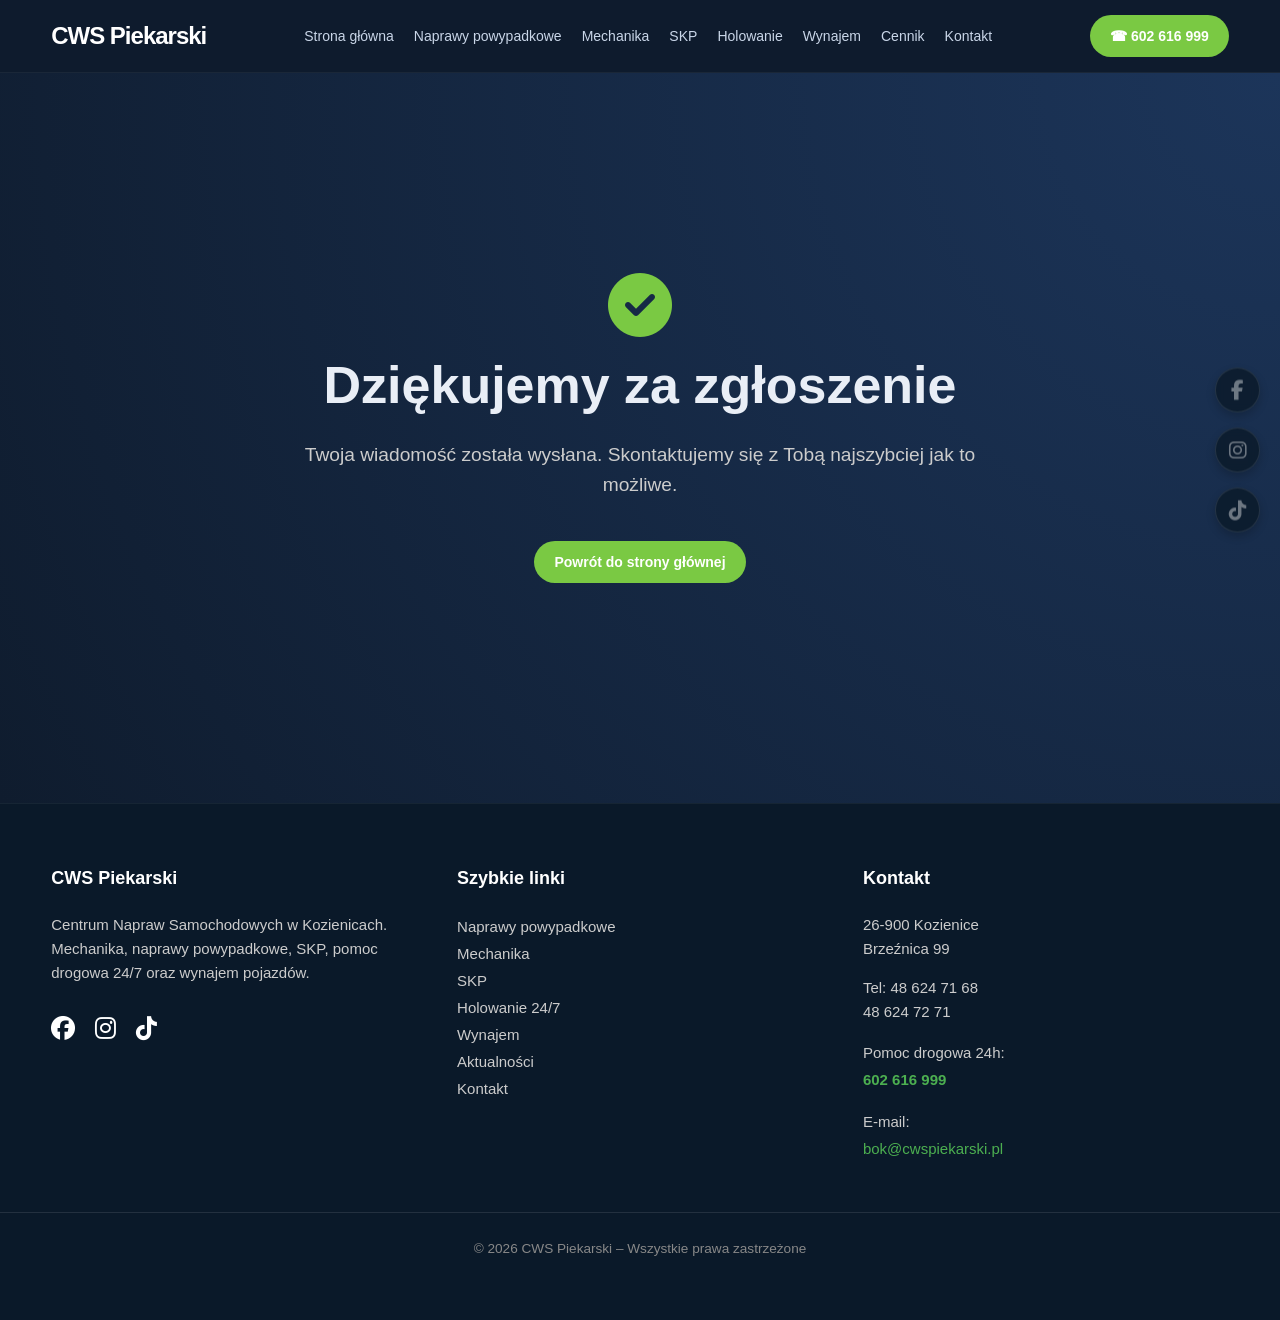
<file: dziekujemy.html>
<!DOCTYPE html>
<html lang="pl">
<head>
    <meta charset="UTF-8">
    <meta name="viewport" content="width=device-width, initial-scale=1.0">
    <title>Dziękujemy za kontakt | CWS Piekarski Kozienice</title>
    <meta name="robots" content="noindex, follow">
    <link rel="canonical" href="https://cwspiekarski.pl/dziekujemy.html">
    
    <link rel="stylesheet" href="https://cdnjs.cloudflare.com/ajax/libs/font-awesome/6.5.0/css/all.min.css">
    <link rel="stylesheet" href="assets/css/style.css">
    <script async src="https://www.googletagmanager.com/gtag/js?id=GA_TRACKING_ID"></script>
    <script>
      window.dataLayer = window.dataLayer || [];
      function gtag(){dataLayer.push(arguments);}
      gtag('js', new Date());
      gtag('config', 'GA_TRACKING_ID');
    </script>
</head>
<body>

<header>
    <div class="container nav">
        <div class="logo">CWS Piekarski</div>
        <nav id="main-nav">
            <ul>
                <li><a href="index.html" aria-label="Strona główna">Strona główna</a></li>
                <li><a href="naprawy-powypadkowe.html">Naprawy powypadkowe</a></li>
                <li><a href="mechanika.html">Mechanika</a></li>
                <li><a href="skp.html">SKP</a></li>
                <li><a href="holowanie.html">Holowanie</a></li>
                <li><a href="wynajem.html">Wynajem</a></li>
                <li><a href="cennik.html">Cennik</a></li>
                <li><a href="kontakt.html">Kontakt</a></li>
            </ul>
        </nav>
        <a class="phone-btn" href="tel:+48602616999">☎ 602 616 999</a>
    </div>
</header>

<section class="hero">
    <div class="container">
        <div id="hero-content" style="padding: 100px 0; text-align: center;">
            <i class="fas fa-check-circle" style="font-size: 4rem; color: #7ac943; margin-bottom: 20px;"></i>
            <h1>Dziękujemy za zgłoszenie</h1>
            <p style="font-size: 1.2rem; color: #ccc;">Twoja wiadomość została wysłana. Skontaktujemy się z Tobą najszybciej jak to możliwe.</p>
            <div style="margin-top: 40px;">
                <a href="index.html" class="phone-btn" style="text-decoration: none; display: inline-block;">Powrót do strony głównej</a>
            </div>
        </div>
    </div>
</section>

<footer class="footer-main" style="padding: 60px 0; background-color: #0a1929;">
    <div class="container footer-grid" style="display: grid; grid-template-columns: repeat(3, 1fr); gap: 40px;">
        
        <div class="footer-col">
            <h3 style="color: #fff; margin-bottom: 20px;">CWS Piekarski</h3>
            <p style="color: #ccc; line-height: 1.6; margin-bottom: 25px;">
                Centrum Napraw Samochodowych w Kozienicach. 
                Mechanika, naprawy powypadkowe, SKP, 
                pomoc drogowa 24/7 oraz wynajem pojazdów.
            </p>
            <div class="social-icons" style="display: flex; gap: 20px;">
                <a href="https://www.facebook.com/profile.php?id=100057295096815" target="_blank" style="color: #fff; font-size: 24px; text-decoration: none;" aria-label="Facebook"><i class="fab fa-facebook"></i></a>
                <a href="https://www.instagram.com/cwspiekarski/" target="_blank" style="color: #fff; font-size: 24px; text-decoration: none;" aria-label="Instagram"><i class="fab fa-instagram"></i></a>
                <a href="https://www.tiktok.com/@cwspiekarski?lang=pl-PL" target="_blank" style="color: #fff; font-size: 24px; text-decoration: none;" aria-label="TikTok"><i class="fab fa-tiktok"></i></a>
            </div>
        </div>

        <div class="footer-col">
            <h4 style="color: #fff; margin-bottom: 20px;">Szybkie linki</h4>
            <ul style="list-style: none; padding: 0;">
                <li><a href="naprawy-powypadkowe.html" style="color: #ccc; text-decoration: none;">Naprawy powypadkowe</a></li>
                <li><a href="mechanika.html" style="color: #ccc; text-decoration: none;">Mechanika</a></li>
                <li><a href="skp.html" style="color: #ccc; text-decoration: none;">SKP</a></li>
                <li><a href="holowanie.html" style="color: #ccc; text-decoration: none;">Holowanie 24/7</a></li>
                <li><a href="wynajem.html" style="color: #ccc; text-decoration: none;">Wynajem</a></li>
                <li><a href="aktualnosci.html" style="color: #ccc; text-decoration: none;">Aktualności</a></li>
                <li><a href="kontakt.html" style="color: #ccc; text-decoration: none;">Kontakt</a></li>
            </ul>
        </div>

        <div class="footer-col">
            <h4 style="color: #fff; margin-bottom: 20px;">Kontakt</h4>
            <p style="color: #ccc; margin-bottom: 15px; line-height: 1.6;">
                26-900 Kozienice<br>
                Brzeźnica 99
            </p>
            <p style="color: #ccc; margin-bottom: 15px; line-height: 1.6;">
                Tel: 48 624 71 68<br>
                48 624 72 71
            </p>
            <p style="color: #ccc; margin-bottom: 15px;">
                Pomoc drogowa 24h:<br>
                <span style="color: #4caf50; font-weight: bold;">602 616 999</span>
            </p>
            <p style="color: #ccc;">
                E-mail:<br>
                <a href="mailto:bok@cwspiekarski.pl" style="color: #4caf50; text-decoration: none; font-weight: 500;">bok@cwspiekarski.pl</a>
            </p>
        </div>

    </div>

    <div class="footer-bottom" style="text-align: center; margin-top: 50px; padding-top: 25px; border-top: 1px solid rgba(255,255,255,0.1); color: #888; font-size: 0.85rem;">
        © 2026 CWS Piekarski – Wszystkie prawa zastrzeżone
    </div>
</footer>

<div class="social-fixed">
    <a href="https://www.facebook.com/profile.php?id=100057295096815" target="_blank" class="social fb" aria-label="Facebook"><i class="fab fa-facebook-f"></i></a>
    <a href="https://www.instagram.com/cwspiekarski/" target="_blank" class="social ig" aria-label="Instagram"><i class="fab fa-instagram"></i></a>
    <a href="https://www.tiktok.com/@cwspiekarski?lang=pl-PL" target="_blank" class="social tt" aria-label="TikTok"><i class="fab fa-tiktok"></i></a>
</div>

<script>
gtag('event','form_submit',{
  event_category:'Formularz',
  event_label:'Zgloszenie_szkody'
});
</script>

</body>
</html>
</file>
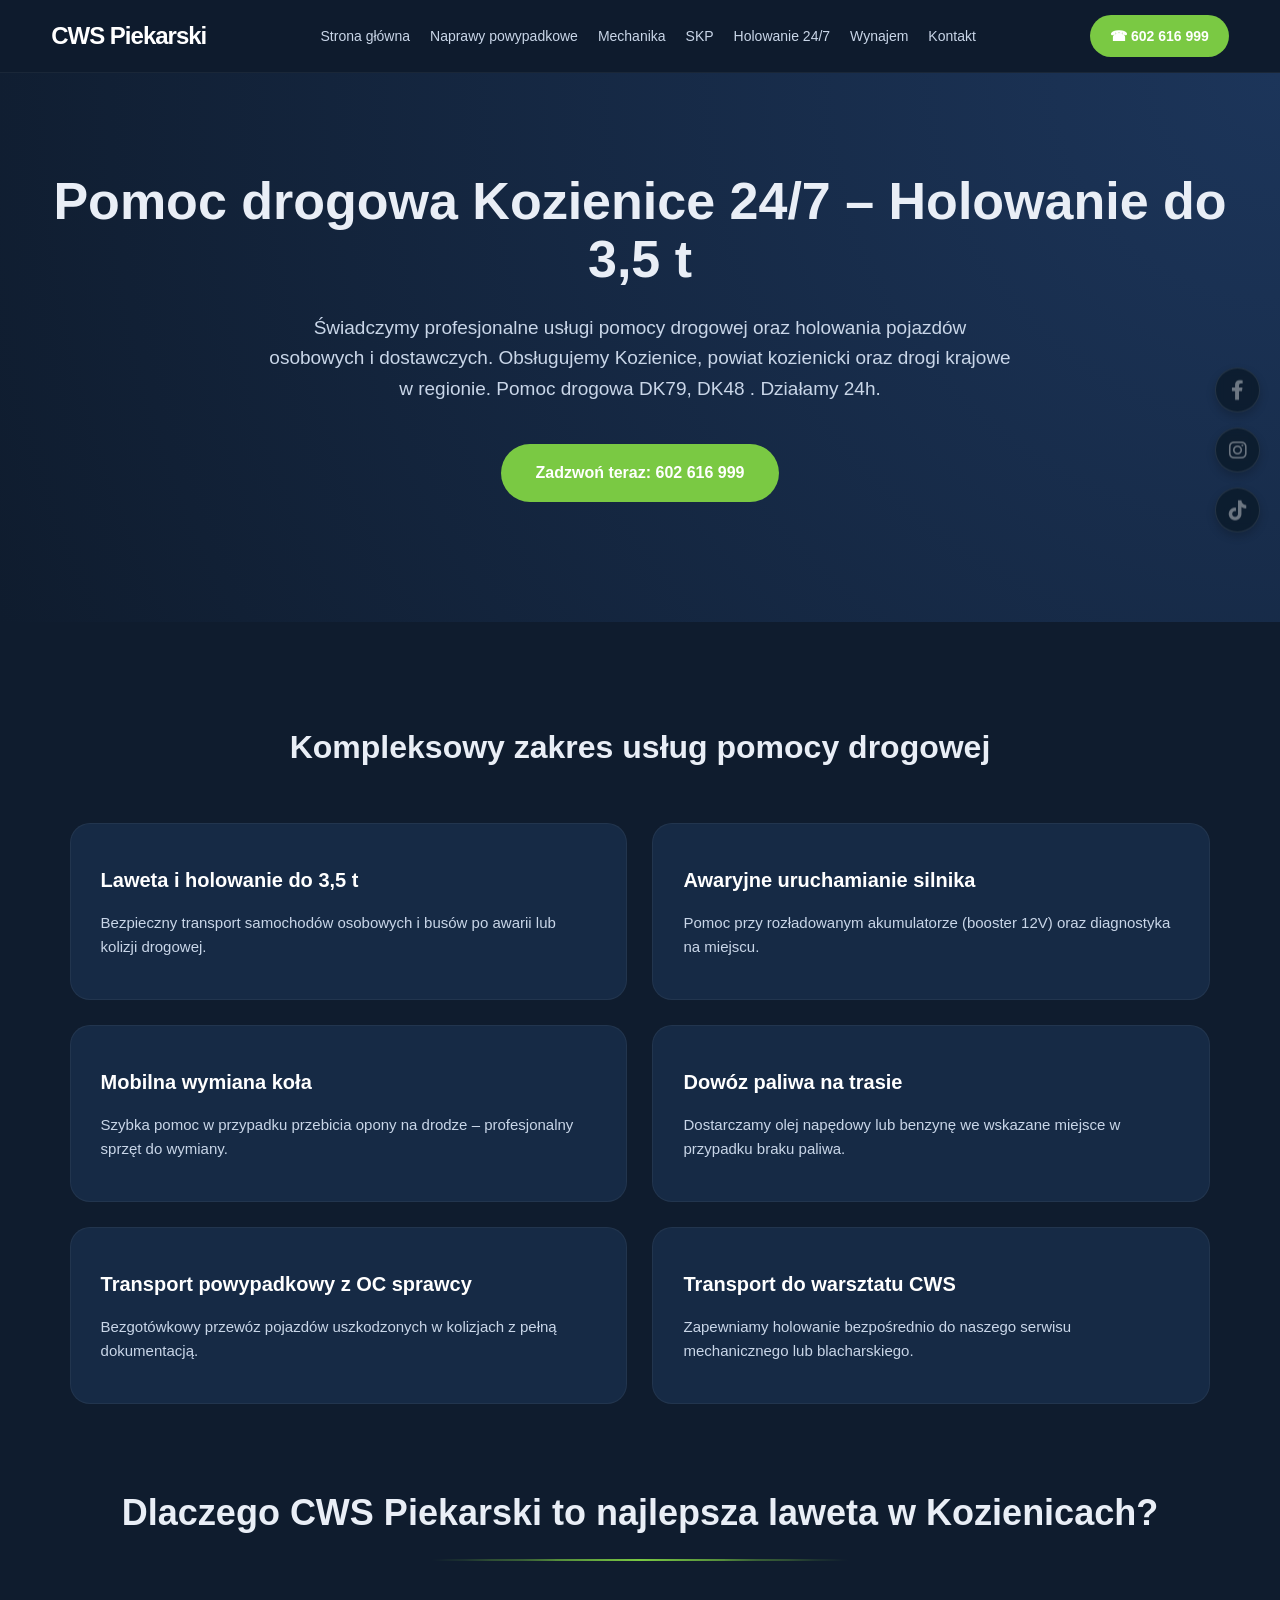
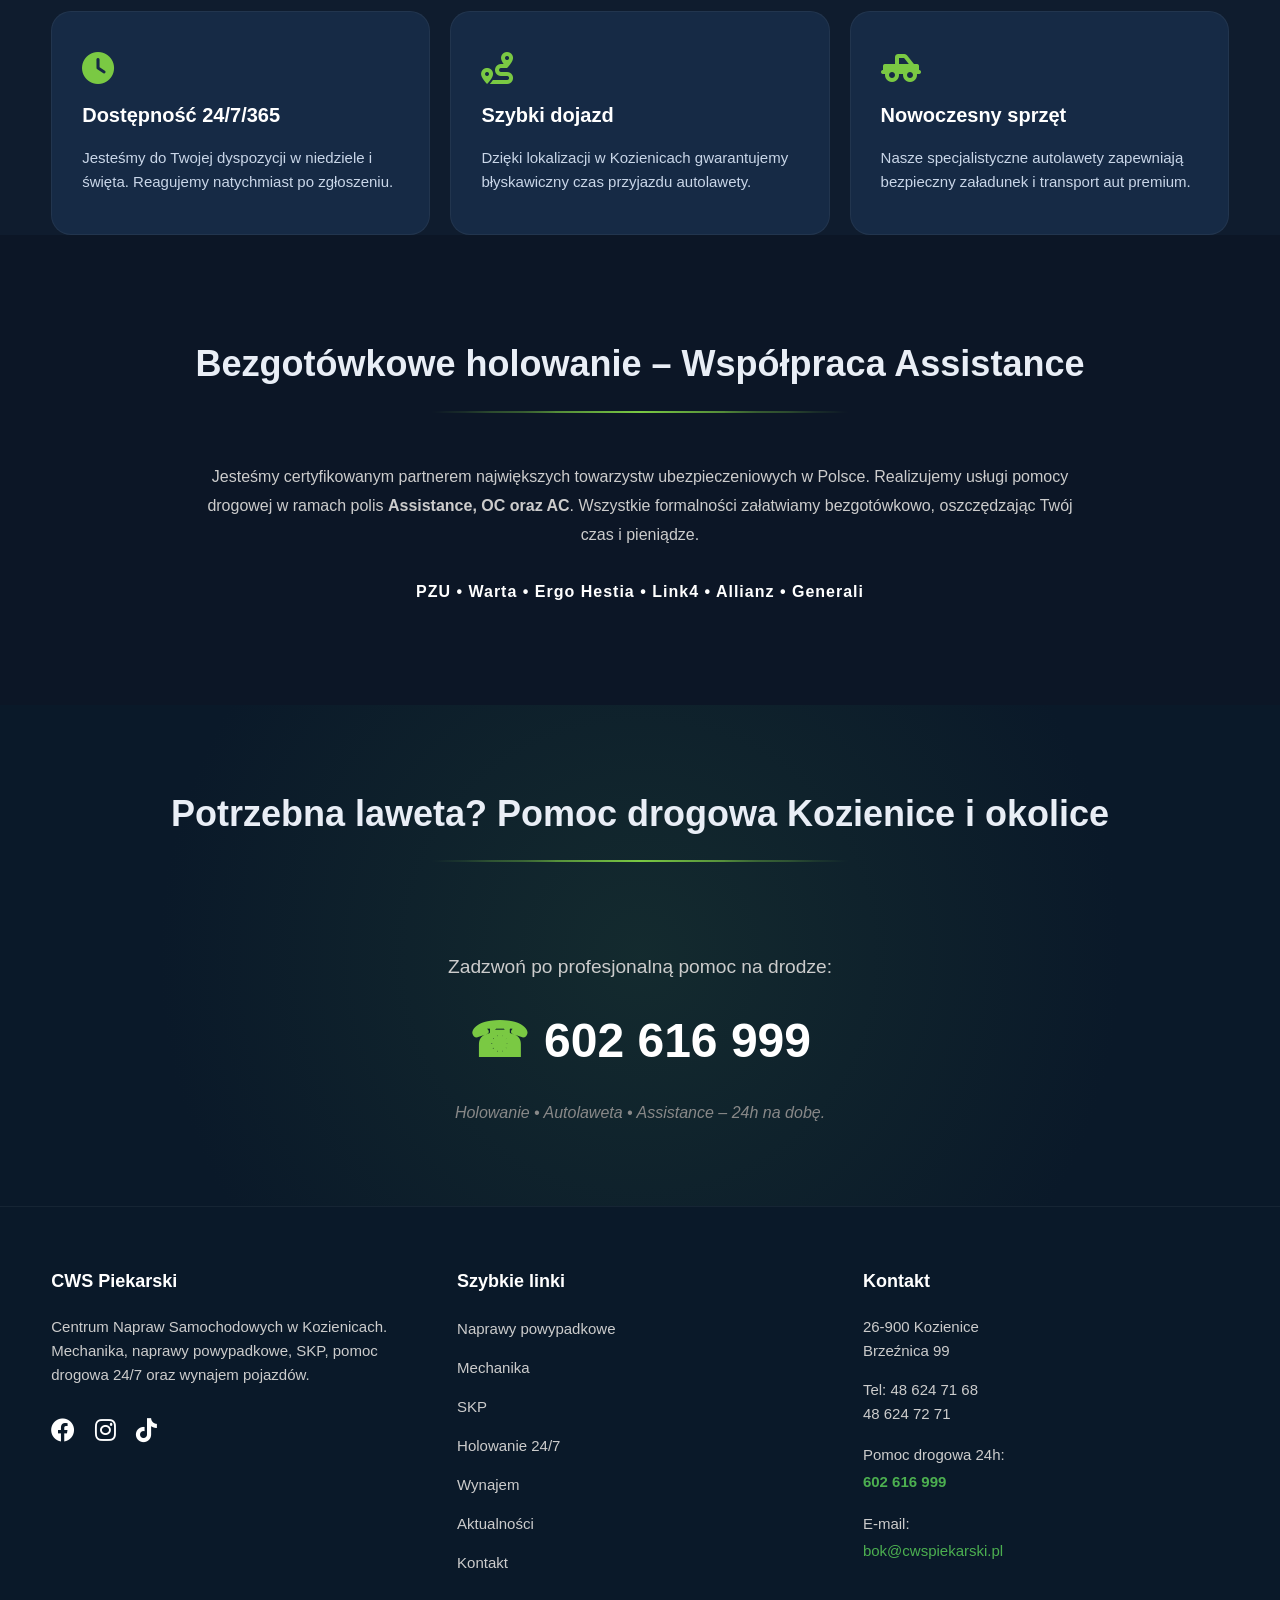
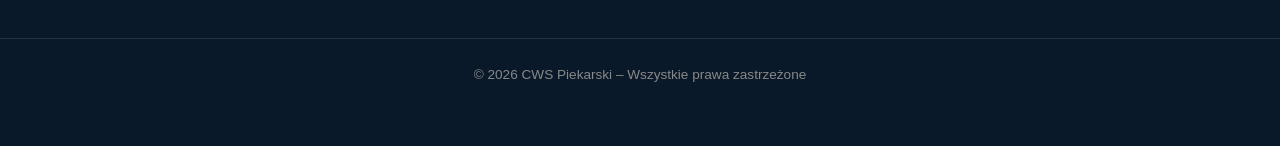
<file: holowanie.html>
<!DOCTYPE html>
<html lang="pl">
<head>
    <meta charset="UTF-8">
    <meta name="viewport" content="width=device-width, initial-scale=1.0">
    <title>Pomoc Drogowa Kozienice 24/7 | Laweta i Holowanie 3,5t | CWS Piekarski</title>
    <meta name="description" content="Szybka pomoc drogowa i holowanie 24/7 w Kozienicach oraz na trasie do Radomia i Dęblina. Autolaweta do 3,5t, dowóz paliwa, wymiana koła i rozliczenia bezgotówkowe z Assistance.">
    <meta name="keywords" content="pomoc drogowa Kozienice, holowanie Kozienice, laweta Kozienice, pomoc drogowa 24h, autolaweta do 3.5t, pomoc drogowa assistance">
    <link rel="canonical" href="https://cwspiekarski.pl/holowanie.html">
    <meta property="og:title" content="Pomoc Drogowa 24/7 Kozienice - CWS Piekarski">
    <meta property="og:description" content="Szybka laweta i holowanie pojazdów do 3,5t. Działamy 24h na dobę w regionie Kozienic.">
    <meta property="og:type" content="website">
    
    <link rel="stylesheet" href="https://cdnjs.cloudflare.com/ajax/libs/font-awesome/6.0.0/css/all.min.css">
    <link rel="stylesheet" href="assets/css/style.css">
</head>
<body>

<header>
    <div class="container nav">
        <div class="logo">CWS Piekarski</div>
        <nav id="main-nav">
            <ul>
                <li><a href="index.html" aria-label="Strona główna">Strona główna</a></li>
                <li><a href="naprawy-powypadkowe.html">Naprawy powypadkowe</a></li>
                <li><a href="mechanika.html">Mechanika</a></li>
                <li><a href="skp.html">SKP</a></li>
                <li><a href="holowanie.html" class="active">Holowanie 24/7</a></li>
                <li><a href="wynajem.html">Wynajem</a></li>
                <li><a href="kontakt.html">Kontakt</a></li>
            </ul>
        </nav>
        <a class="phone-btn" href="tel:+48602616999" title="Zadzwoń po pomoc drogową">☎ 602 616 999</a>
    </div>
</header>

<section class="hero">
    <div class="container">
        <h1>Pomoc drogowa Kozienice 24/7 – Holowanie do 3,5 t</h1>
        <p>
            Świadczymy profesjonalne usługi pomocy drogowej oraz holowania pojazdów osobowych i dostawczych. 
            Obsługujemy Kozienice, powiat kozienicki oraz drogi krajowe w regionie. Pomoc drogowa DK79, DK48 . Działamy 24h.
        </p>
        <a href="tel:+48602616999" class="btn-primary" role="button">Zadzwoń teraz: 602 616 999</a>
    </div>
</section>

<section class="section" style="padding: 80px 20px;"> 
    <div class="container">
        <h2 style="text-align: center; margin-top: 20px; margin-bottom: 50px; font-size: 2rem; font-weight: bold;">
            Kompleksowy zakres usług pomocy drogowej
        </h2>

        <div class="services-grid" style="display: grid; grid-template-columns: repeat(2, 1fr); gap: 25px;">
            <article class="card" style="text-align: left;">
                <h3>Laweta i holowanie do 3,5 t</h3>
                <p>Bezpieczny transport samochodów osobowych i busów po awarii lub kolizji drogowej.</p>
            </article>

            <article class="card" style="text-align: left;">
                <h3>Awaryjne uruchamianie silnika</h3>
                <p>Pomoc przy rozładowanym akumulatorze (booster 12V) oraz diagnostyka na miejscu.</p>
            </article>

            <article class="card" style="text-align: left;">
                <h3>Mobilna wymiana koła</h3>
                <p>Szybka pomoc w przypadku przebicia opony na drodze – profesjonalny sprzęt do wymiany.</p>
            </article>

            <article class="card" style="text-align: left;">
                <h3>Dowóz paliwa na trasie</h3>
                <p>Dostarczamy olej napędowy lub benzynę we wskazane miejsce w przypadku braku paliwa.</p>
            </article>

            <article class="card" style="text-align: left;">
                <h3>Transport powypadkowy z OC sprawcy</h3>
                <p>Bezgotówkowy przewóz pojazdów uszkodzonych w kolizjach z pełną dokumentacją.</p>
            </article>

            <article class="card" style="text-align: left;">
                <h3>Transport do warsztatu CWS</h3>
                <p>Zapewniamy holowanie bezpośrednio do naszego serwisu mechanicznego lub blacharskiego.</p>
            </article>
        </div>
    </div>
</section>

<section class="section">
    <div class="container">
        <h2 class="centered-h2 scroll-reveal" style="text-align: left;">Dlaczego CWS Piekarski to najlepsza laweta w Kozienicach?</h2>

        <div class="cards" style="display: grid; grid-template-columns: repeat(3, 1fr); gap: 20px;">
            <div class="card">
                <i class="fas fa-clock" style="font-size: 2rem; color: #7ac943; margin-bottom: 15px;"></i>
                <h3>Dostępność 24/7/365</h3>
                <p>Jesteśmy do Twojej dyspozycji w niedziele i święta. Reagujemy natychmiast po zgłoszeniu.</p>
            </div>
            <div class="card">
                <i class="fas fa-route" style="font-size: 2rem; color: #7ac943; margin-bottom: 15px;"></i>
                <h3>Szybki dojazd</h3>
                <p>Dzięki lokalizacji w Kozienicach gwarantujemy błyskawiczny czas przyjazdu autolawety.</p>
            </div>
            <div class="card">
                <i class="fas fa-truck-pickup" style="font-size: 2rem; color: #7ac943; margin-bottom: 15px;"></i>
                <h3>Nowoczesny sprzęt</h3>
                <p>Nasze specjalistyczne autolawety zapewniają bezpieczny załadunek i transport aut premium.</p>
            </div>
        </div>
    </div>
</section>

<section class="section section-dark">
    <div class="container" style="text-align: center;">
        <h2 class="centered-h2 scroll-reveal" style="text-align: center;">Bezgotówkowe holowanie – Współpraca Assistance</h2>
        <p style="max-width: 900px; margin: 30px auto; text-align: center; line-height: 1.8; color: #ccc;">
            Jesteśmy certyfikowanym partnerem największych towarzystw ubezpieczeniowych w Polsce. 
            Realizujemy usługi pomocy drogowej w ramach polis <strong>Assistance, OC oraz AC</strong>. 
            Wszystkie formalności załatwiamy bezgotówkowo, oszczędzając Twój czas i pieniądze.
        </p>
        <p style="text-align: center; font-weight: 600; color: #fff; letter-spacing: 1px;">
            PZU • Warta • Ergo Hestia • Link4 • Allianz • Generali
        </p>
    </div>
</section>

<section class="cta-dark" style="padding: 80px 0; text-align: center; background: radial-gradient(circle, rgba(46,125,50,0.15) 0%, rgba(10,25,41,1) 70%);">
    <div class="container">
        <h2 class="centered-h2 scroll-reveal" style="text-align: center;">Potrzebna laweta? Pomoc drogowa Kozienice i okolice</h2>
        <div style="margin-top: 40px; position: relative; display: inline-block; text-align: center;">
            <div style="position: relative; z-index: 1;">
                <p style="font-size: 1.2rem; color: #ccc; margin-bottom: 15px;">Zadzwoń po profesjonalną pomoc na drodze:</p>
                <p class="assist" style="font-size: 48px; font-weight: bold; margin: 20px 0;">
                    <a href="tel:+48602616999" style="color: #fff; text-decoration: none; display: flex; align-items: center; justify-content: center; gap: 15px;">
                        <span style="color: #7ac943;">☎</span> 602 616 999
                    </a>
                </p>
                <p style="color: #888; font-style: italic;">Holowanie • Autolaweta • Assistance – 24h na dobę.</p>
            </div>
        </div>
    </div>
</section>

<footer class="footer-main" style="padding: 60px 0; background-color: #0a1929;">
    <div class="container footer-grid" style="display: grid; grid-template-columns: repeat(3, 1fr); gap: 40px;">
        <div class="footer-col">
            <h3 style="color: #fff; margin-bottom: 20px;">CWS Piekarski</h3>
            <p style="color: #ccc; line-height: 1.6; margin-bottom: 25px;">
                Centrum Napraw Samochodowych w Kozienicach. 
                Mechanika, naprawy powypadkowe, SKP, 
                pomoc drogowa 24/7 oraz wynajem pojazdów.
            </p>
            <div class="social-icons" style="display: flex; gap: 20px;">
                <a href="https://www.facebook.com/profile.php?id=100057295096815" target="_blank" style="color: #fff; font-size: 24px; text-decoration: none;" aria-label="Facebook"><i class="fab fa-facebook"></i></a>
                <a href="https://www.instagram.com/cwspiekarski/" target="_blank" style="color: #fff; font-size: 24px; text-decoration: none;" aria-label="Instagram"><i class="fab fa-instagram"></i></a>
                <a href="https://www.tiktok.com/@cwspiekarski?lang=pl-PL" target="_blank" style="color: #fff; font-size: 24px; text-decoration: none;" aria-label="TikTok"><i class="fab fa-tiktok"></i></a>
            </div>
        </div>
        <div class="footer-col">
            <h4 style="color: #fff; margin-bottom: 20px;">Szybkie linki</h4>
            <ul style="list-style: none; padding: 0;">
                <li style="margin-bottom: 12px;"><a href="naprawy-powypadkowe.html" style="color: #ccc; text-decoration: none;">Naprawy powypadkowe</a></li>
                <li style="margin-bottom: 12px;"><a href="mechanika.html" style="color: #ccc; text-decoration: none;">Mechanika</a></li>
                <li style="margin-bottom: 12px;"><a href="skp.html" style="color: #ccc; text-decoration: none;">SKP</a></li>
                <li style="margin-bottom: 12px;"><a href="holowanie.html" style="color: #ccc; text-decoration: none;">Holowanie 24/7</a></li>
                <li style="margin-bottom: 12px;"><a href="wynajem.html" style="color: #ccc; text-decoration: none;">Wynajem</a></li>
                <li style="margin-bottom: 12px;"><a href="aktualnosci.html" style="color: #ccc; text-decoration: none;">Aktualności</a></li>
                <li style="margin-bottom: 12px;"><a href="kontakt.html" style="color: #ccc; text-decoration: none;">Kontakt</a></li>
            </ul>
        </div>
        <div class="footer-col">
            <h4 style="color: #fff; margin-bottom: 20px;">Kontakt</h4>
            <p style="color: #ccc; margin-bottom: 15px; line-height: 1.6;">26-900 Kozienice<br>Brzeźnica 99</p>
            <p style="color: #ccc; margin-bottom: 15px; line-height: 1.6;">Tel: 48 624 71 68<br>48 624 72 71</p>
            <p style="color: #ccc; margin-bottom: 15px;">Pomoc drogowa 24h:<br><span style="color: #4caf50; font-weight: bold;">602 616 999</span></p>
            <p style="color: #ccc;">E-mail:<br><a href="mailto:bok@cwspiekarski.pl" style="color: #4caf50; text-decoration: none; font-weight: 500;">bok@cwspiekarski.pl</a></p>
        </div>
    </div>
    <div class="footer-bottom" style="text-align: center; margin-top: 50px; padding-top: 25px; border-top: 1px solid rgba(255,255,255,0.1); color: #888; font-size: 0.85rem;">
        © 2026 CWS Piekarski – Wszystkie prawa zastrzeżone
    </div>
</footer>

<div class="social-fixed">
    <a href="https://www.facebook.com/profile.php?id=100057295096815" target="_blank" class="social fb" aria-label="Facebook"><i class="fab fa-facebook-f"></i></a>
    <a href="https://www.instagram.com/cwspiekarski/" target="_blank" class="social ig" aria-label="Instagram"><i class="fab fa-instagram"></i></a>
    <a href="https://www.tiktok.com/@cwspiekarski?lang=pl-PL" target="_blank" class="social tt" aria-label="TikTok"><i class="fab fa-tiktok"></i></a>
</div>

<script>
    const observer = new IntersectionObserver((entries) => {
        entries.forEach(entry => {
            if (entry.isIntersecting) { entry.target.classList.add('active'); }
        });
    }, { threshold: 0.1 });
    document.querySelectorAll('.scroll-reveal').forEach(el => observer.observe(el));
</script>

</body>
</html>
</file>
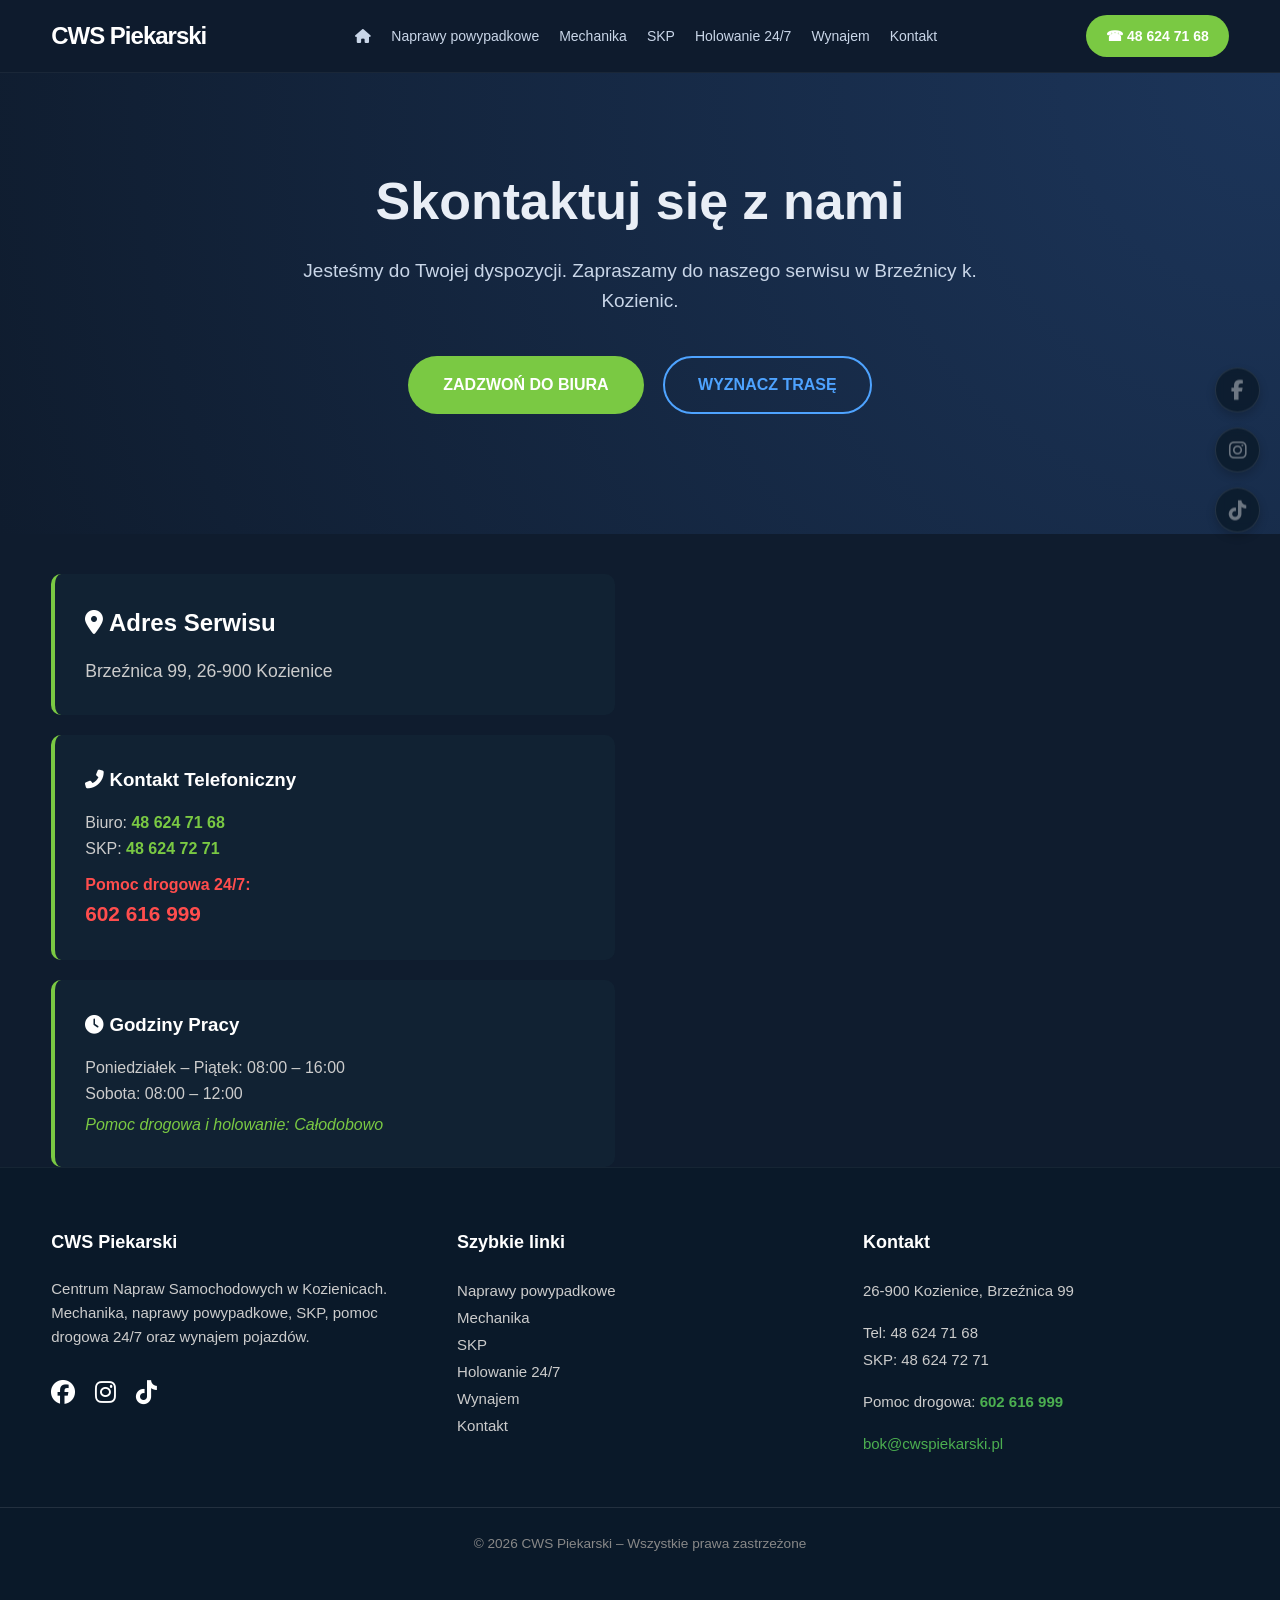
<file: kontakt.html>
<!DOCTYPE html>
<html lang="pl">
<head>
    <meta charset="UTF-8">
    <meta name="viewport" content="width=device-width, initial-scale=1.0">
    <title>Kontakt | Serwis Samochodowy i SKP Kozienice | CWS Piekarski</title>
    <meta name="description" content="Skontaktuj się z CWS Piekarski w Kozienicach. Oferujemy mechanikę, naprawy powypadkowe i SKP. Sprawdź godziny otwarcia i zadzwoń po pomoc drogową 24/7.">
    <meta name="keywords" content="kontakt CWS Piekarski, mechanik Kozienice, SKP Kozienice, pomoc drogowa kontakt, Brzeźnica 99">
    <link rel="canonical" href="https://cwspiekarski.pl/kontakt.html">

    <script type="application/ld+json">
    {
      "@context": "https://schema.org",
      "@type": "AutoRepair",
      "name": "CWS Piekarski",
      "address": {
        "@type": "PostalAddress",
        "streetAddress": "Brzeźnica 99",
        "addressLocality": "Kozienice",
        "postalCode": "26-900",
        "addressCountry": "PL"
      },
      "geo": {
        "@type": "GeoCoordinates",
        "latitude": 51.5833, 
        "longitude": 21.5500
      },
      "url": "https://cwspiekarski.pl",
      "telephone": "+48486247168",
      "openingHoursSpecification": [
        {
          "@type": "OpeningHoursSpecification",
          "dayOfWeek": ["Monday", "Tuesday", "Wednesday", "Thursday", "Friday"],
          "opens": "08:00",
          "closes": "16:00"
        },
        {
          "@type": "OpeningHoursSpecification",
          "dayOfWeek": "Saturday",
          "opens": "08:00",
          "closes": "12:00"
        }
      ]
    }
    </script>

    <link rel="stylesheet" href="https://cdnjs.cloudflare.com/ajax/libs/font-awesome/6.5.0/css/all.min.css">
    <link rel="stylesheet" href="assets/css/style.css">
</head>
<body>

<style>
    #FIXED_CALL_STEEL {
        display: none !important;
    }
    @media (max-width: 992px) {
        #FIXED_CALL_STEEL {
            display: flex !important;
            position: fixed !important;
            bottom: 20px !important;
            left: 5vw !important;
            width: 90vw !important;
            height: 60px !important;
            background-color: #7ac943 !important;
            color: #ffffff !important;
            z-index: 2147483647 !important;
            align-items: center !important;
            justify-content: center !important;
            text-decoration: none !important;
            border-radius: 50px !important;
            font-weight: 900 !important;
            font-size: 18px !important;
            gap: 10px !important;
            box-shadow: 0 10px 30px rgba(0,0,0,0.6) !important;
        }
    }
</style>

<a href="tel:+48486247168" id="FIXED_CALL_STEEL" aria-label="Zadzwoń teraz">
    <i class="fas fa-phone-alt"></i> ZADZWOŃ TERAZ
</a>

<header>
    <div class="container nav">
        <div class="logo">CWS Piekarski</div>
        <nav id="main-nav">
            <ul>
                <li><a href="index.html" class="home-icon" aria-label="Strona główna"><i class="fas fa-home"></i></a></li>
                <li><a href="naprawy-powypadkowe.html">Naprawy powypadkowe</a></li>
                <li><a href="mechanika.html">Mechanika</a></li>
                <li><a href="skp.html">SKP</a></li>
                <li><a href="holowanie.html">Holowanie 24/7</a></li>
                <li><a href="wynajem.html">Wynajem</a></li>
                <li><a href="kontakt.html" class="active">Kontakt</a></li>
            </ul>
        </nav>
        <a class="phone-btn" href="tel:+48486247168">☎ 48 624 71 68</a>
    </div>
</header>

<section class="hero">
    <div class="container">
        
        <div id="hero-content">
            <h1 id="hero-title">Skontaktuj się z nami</h1>
            <p id="hero-text">Jesteśmy do Twojej dyspozycji. Zapraszamy do naszego serwisu w Brzeźnicy k. Kozienic.</p>
            <div class="hero-cta">
                <a href="tel:+48486247168" class="btn-primary">ZADZWOŃ DO BIURA</a>
                <a href="https://g.page/r/CWSPiekarski" target="_blank" class="btn-secondary" rel="noopener">WYZNACZ TRASĘ</a>
            </div>
        </div>
    </div>
</section>

<section class="section contact-page-details">
    <div class="container">
        <div class="contact-grid" style="display: grid; grid-template-columns: 1fr 1fr; gap: 50px; margin-top: 40px;">
            
            <div class="contact-info-boxes">
                <div class="info-box" style="background: #112233; padding: 30px; border-radius: 10px; margin-bottom: 20px; border-left: 4px solid #7ac943;">
                    <h2 style="color: #fff; margin-bottom: 15px; font-size: 1.5rem;"><i class="fas fa-map-marker-alt"></i> Adres Serwisu</h2>
                    <p style="color: #ccc; font-size: 1.1rem;">Brzeźnica 99, 26-900 Kozienice</p>
                </div>

                <div class="info-box" style="background: #112233; padding: 30px; border-radius: 10px; margin-bottom: 20px; border-left: 4px solid #7ac943;">
                    <h3 style="color: #fff; margin-bottom: 15px;"><i class="fas fa-phone-alt"></i> Kontakt Telefoniczny</h3>
                    <p style="color: #ccc;">Biuro: <a href="tel:+48486247168" style="color: #7ac943; font-weight: bold; text-decoration: none;">48 624 71 68</a></p>
                    <p style="color: #ccc;">SKP: <a href="tel:+48486247271" style="color: #7ac943; font-weight: bold; text-decoration: none;">48 624 72 71</a></p>
                    <p style="color: #ff4d4d; margin-top: 10px; font-weight: bold;">Pomoc drogowa 24/7: <br><a href="tel:+48602616999" style="color: #ff4d4d; font-size: 1.3rem; text-decoration: none;">602 616 999</a></p>
                </div>

                <div class="info-box" style="background: #112233; padding: 30px; border-radius: 10px; border-left: 4px solid #7ac943;">
                    <h3 style="color: #fff; margin-bottom: 15px;"><i class="fas fa-clock"></i> Godziny Pracy</h3>
                    <p style="color: #ccc;">Poniedziałek – Piątek: 08:00 – 16:00</p>
                    <p style="color: #ccc;">Sobota: 08:00 – 12:00</p>
                    <p style="color: #7ac943; font-style: italic; margin-top: 5px;">Pomoc drogowa i holowanie: Całodobowo</p>
                </div>
            </div>

            <div class="contact-map" style="border-radius: 10px; overflow: hidden; height: 100%; min-height: 400px;">
                <iframe src="https://www.google.com/maps/embed?pb=!1m18!1m12!1m3!1d2463.383788096236!2d21.5036848!3d51.5888995!2m3!1f0!2f0!3f0!3m2!1i1024!2i768!4f13.1!3m3!1m2!1s0x47188be177777777%3A0x7777777777777777!2sBrze%C5%BAnica%2099%2C%2026-900%20Kozienice!5e0!3m2!1spl!2spl!4v1700000000000!5m2!1spl!2spl" width="100%" height="100%" style="border:0;" allowfullscreen="" loading="lazy" title="Mapa dojazdu do CWS Piekarski"></iframe>
            </div>

        </div>
    </div>
</section>

<footer class="footer-main" style="padding: 60px 0; background-color: #0a1929;">
    <div class="container footer-grid" style="display: grid; grid-template-columns: repeat(3, 1fr); gap: 40px;">
        <div class="footer-col">
            <h3 style="color: #fff; margin-bottom: 20px;">CWS Piekarski</h3>
            <p style="color: #ccc; line-height: 1.6; margin-bottom: 25px;">Centrum Napraw Samochodowych w Kozienicach. Mechanika, naprawy powypadkowe, SKP, pomoc drogowa 24/7 oraz wynajem pojazdów.</p>
            <div class="social-icons" style="display: flex; gap: 20px;">
                <a href="https://www.facebook.com/profile.php?id=100057295096815" target="_blank" style="color: #fff; font-size: 24px; text-decoration: none;" aria-label="Facebook"><i class="fab fa-facebook"></i></a>
                <a href="https://www.instagram.com/cwspiekarski/" target="_blank" style="color: #fff; font-size: 24px; text-decoration: none;" aria-label="Instagram"><i class="fab fa-instagram"></i></a>
                <a href="https://www.tiktok.com/@cwspiekarski?lang=pl-PL" target="_blank" style="color: #fff; font-size: 24px; text-decoration: none;" aria-label="TikTok"><i class="fab fa-tiktok"></i></a>
            </div>
        </div>
        <div class="footer-col">
            <h4 style="color: #fff; margin-bottom: 20px;">Szybkie linki</h4>
            <ul style="list-style: none; padding: 0;">
                <li><a href="naprawy-powypadkowe.html" style="color: #ccc; text-decoration: none;">Naprawy powypadkowe</a></li>
                <li><a href="mechanika.html" style="color: #ccc; text-decoration: none;">Mechanika</a></li>
                <li><a href="skp.html" style="color: #ccc; text-decoration: none;">SKP</a></li>
                <li><a href="holowanie.html" style="color: #ccc; text-decoration: none;">Holowanie 24/7</a></li>
                <li><a href="wynajem.html" style="color: #ccc; text-decoration: none;">Wynajem</a></li>
                <li><a href="kontakt.html" style="color: #ccc; text-decoration: none;">Kontakt</a></li>
            </ul>
        </div>
        <div class="footer-col">
            <h4 style="color: #fff; margin-bottom: 20px;">Kontakt</h4>
            <p style="color: #ccc; margin-bottom: 15px;">26-900 Kozienice, Brzeźnica 99</p>
            <p style="color: #ccc; margin-bottom: 15px;">Tel: 48 624 71 68<br>SKP: 48 624 72 71</p>
            <p style="color: #ccc; margin-bottom: 15px;">Pomoc drogowa: <span style="color: #4caf50; font-weight: bold;">602 616 999</span></p>
            <p style="color: #ccc;"><a href="mailto:bok@cwspiekarski.pl" style="color: #4caf50; text-decoration: none;">bok@cwspiekarski.pl</a></p>
        </div>
    </div>
    <div class="footer-bottom" style="text-align: center; margin-top: 50px; padding-top: 25px; border-top: 1px solid rgba(255,255,255,0.1); color: #888; font-size: 0.85rem;">
        © 2026 CWS Piekarski – Wszystkie prawa zastrzeżone
    </div>
</footer>

<div class="social-fixed">
    <a href="https://www.facebook.com/profile.php?id=100057295096815" target="_blank" class="social fb" title="Facebook"><i class="fab fa-facebook-f"></i></a>
    <a href="https://www.instagram.com/cwspiekarski/" target="_blank" class="social ig" title="Instagram"><i class="fab fa-instagram"></i></a>
    <a href="https://www.tiktok.com/@cwspiekarski?lang=pl-PL" target="_blank" class="social tt" title="TikTok"><i class="fab fa-tiktok"></i></a>
</div>

</body>
</html>
</file>
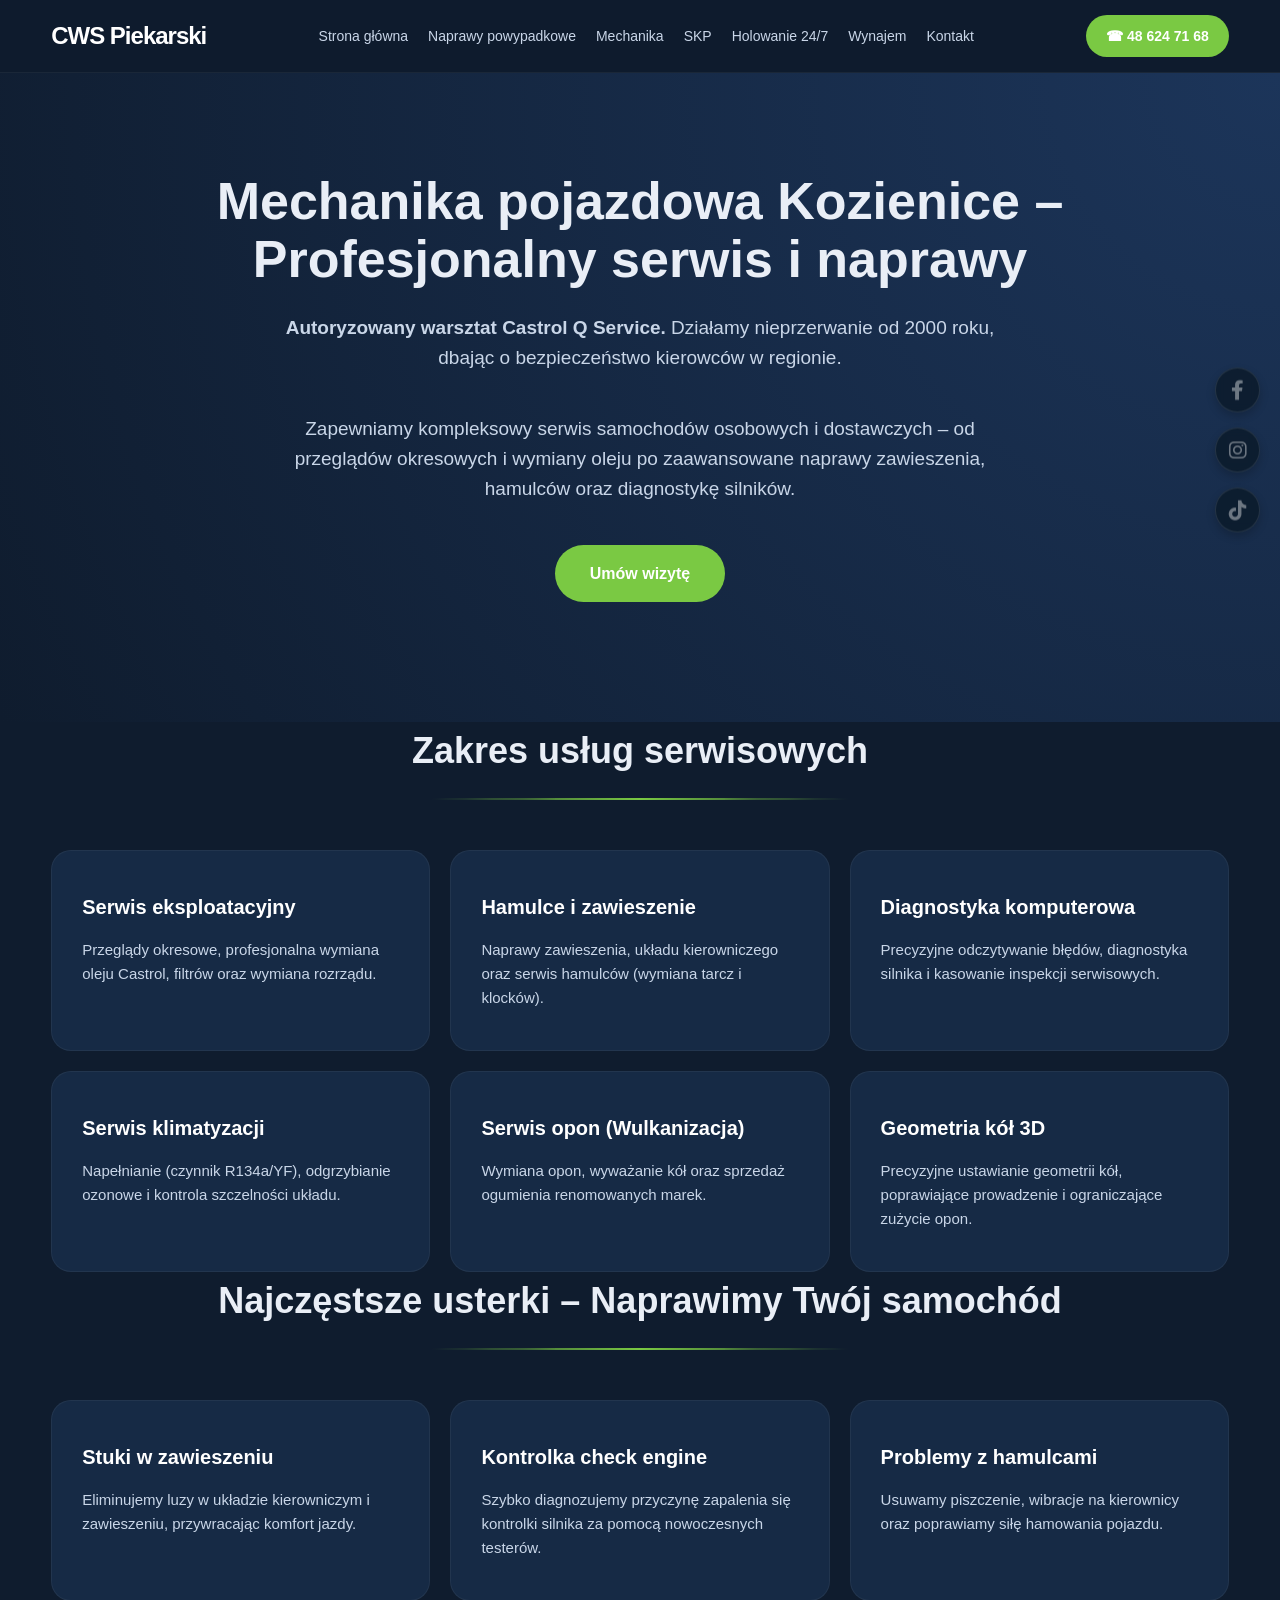
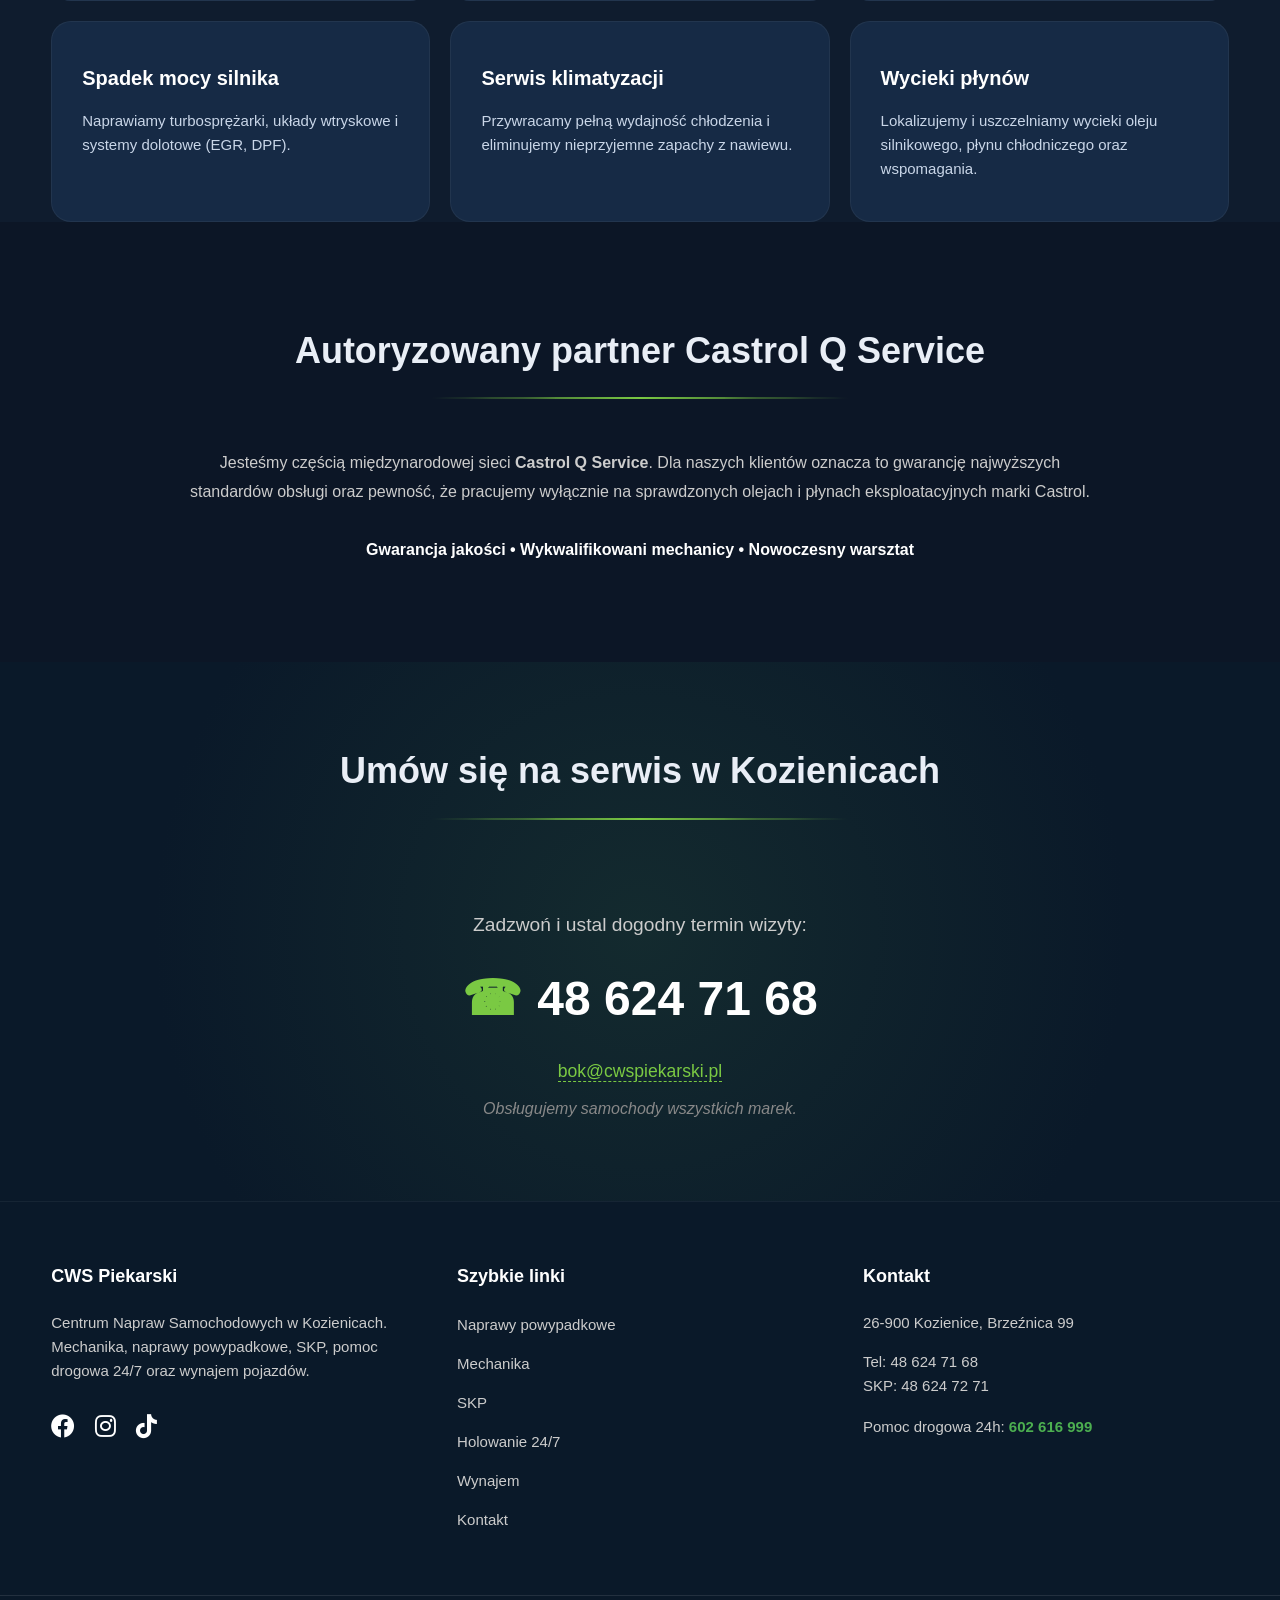
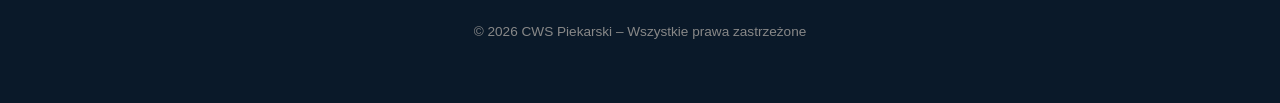
<file: mechanika.html>
<!DOCTYPE html>
<html lang="pl">
<head>
    <meta charset="UTF-8">
    <title>Warsztat Samochodowy Kozienice | Mechanik CWS Piekarski | Castrol Service</title>
    <meta name="viewport" content="width=device-width, initial-scale=1.0">
    <meta name="description" content="Profesjonalny warsztat samochodowy w Kozienicach. Autoryzowany serwis Castrol Q Service: mechanika pojazdowa, diagnostyka komputerowa, klimatyzacja, geometria kół i opony.">
    <meta name="keywords" content="mechanik Kozienice, warsztat samochodowy Kozienice, serwis klimatyzacji Kozienice, diagnostyka komputerowa, wymiana oleju, naprawa zawieszenia Kozienice">
    <link rel="canonical" href="https://cwspiekarski.pl/mechanika.html">
    
    <meta property="og:title" content="CWS Piekarski - Profesjonalna Mechanika Pojazdowa Kozienice">
    <meta property="og:description" content="Kompleksowy serwis aut osobowych i dostawczych. Autoryzacja Castrol Q Service. Sprawdź naszą ofertę!">
    <meta property="og:type" content="website">

    <link rel="stylesheet" href="https://cdnjs.cloudflare.com/ajax/libs/font-awesome/6.0.0/css/all.min.css">
    <link rel="stylesheet" href="assets/css/style.css">
</head>
<body>

<header>
    <div class="container nav">
        <div class="logo">CWS Piekarski</div>
        <nav id="main-nav">
            <ul>
                <li><a href="index.html" aria-label="Strona główna">Strona główna</a></li>
                <li><a href="naprawy-powypadkowe.html">Naprawy powypadkowe</a></li>
                <li><a href="mechanika.html" class="active">Mechanika</a></li>
                <li><a href="skp.html">SKP</a></li>
                <li><a href="holowanie.html">Holowanie 24/7</a></li>
                <li><a href="wynajem.html">Wynajem</a></li>
                <li><a href="kontakt.html">Kontakt</a></li>
            </ul>
        </nav>
        <a class="phone-btn" href="tel:+48486247168" title="Zadzwoń do serwisu">☎ 48 624 71 68</a>
    </div>
</header>

<main>
    <section class="hero">
        <div class="container">
            <h1>Mechanika pojazdowa Kozienice – Profesjonalny serwis i naprawy</h1>
            <p>
                <strong>Autoryzowany warsztat Castrol Q Service.</strong> 
                Działamy nieprzerwanie od 2000 roku, dbając o bezpieczeństwo kierowców w regionie.
            </p>
            <p>
                Zapewniamy kompleksowy serwis samochodów osobowych i dostawczych – 
                od przeglądów okresowych i wymiany oleju po zaawansowane naprawy zawieszenia, 
                hamulców oraz diagnostykę silników.
            </p>

            <a href="kontakt.html" class="btn-primary">Umów wizytę</a>
        </div>
    </section>

    <section class="section">
        <div class="container">
            <h2 class="centered-h2 scroll-reveal">Zakres usług serwisowych</h2>

            <div class="services-grid" style="display: grid; grid-template-columns: repeat(3, 1fr); gap: 20px;">
                <article class="card">
                    <h3>Serwis eksploatacyjny</h3>
                    <p>Przeglądy okresowe, profesjonalna wymiana oleju Castrol, filtrów oraz wymiana rozrządu.</p>
                </article>
                <article class="card">
                    <h3>Hamulce i zawieszenie</h3>
                    <p>Naprawy zawieszenia, układu kierowniczego oraz serwis hamulców (wymiana tarcz i klocków).</p>
                </article>
                <article class="card">
                    <h3>Diagnostyka komputerowa</h3>
                    <p>Precyzyjne odczytywanie błędów, diagnostyka silnika i kasowanie inspekcji serwisowych.</p>
                </article>
                <article class="card">
                    <h3>Serwis klimatyzacji</h3>
                    <p>Napełnianie (czynnik R134a/YF), odgrzybianie ozonowe i kontrola szczelności układu.</p>
                </article>
                <article class="card">
                    <h3>Serwis opon (Wulkanizacja)</h3>
                    <p>Wymiana opon, wyważanie kół oraz sprzedaż ogumienia renomowanych marek.</p>
                </article>
                <article class="card">
                    <h3>Geometria kół 3D</h3>
                    <p>Precyzyjne ustawianie geometrii kół, poprawiające prowadzenie i ograniczające zużycie opon.</p>
                </article>
            </div>
        </div>
    </section>

    <section class="section">
        <div class="container">
            <h2 class="centered-h2 scroll-reveal">Najczęstsze usterki – Naprawimy Twój samochód</h2>

            <div class="cards" style="display: grid; grid-template-columns: repeat(3, 1fr); gap: 20px;">
                <div class="card">
                    <h3>Stuki w zawieszeniu</h3>
                    <p>Eliminujemy luzy w układzie kierowniczym i zawieszeniu, przywracając komfort jazdy.</p>
                </div>
                <div class="card">
                    <h3>Kontrolka check engine</h3>
                    <p>Szybko diagnozujemy przyczynę zapalenia się kontrolki silnika za pomocą nowoczesnych testerów.</p>
                </div>
                <div class="card">
                    <h3>Problemy z hamulcami</h3>
                    <p>Usuwamy piszczenie, wibracje na kierownicy oraz poprawiamy siłę hamowania pojazdu.</p>
                </div>
                <div class="card">
                    <h3>Spadek mocy silnika</h3>
                    <p>Naprawiamy turbosprężarki, układy wtryskowe i systemy dolotowe (EGR, DPF).</p>
                </div>
                <div class="card">
                    <h3>Serwis klimatyzacji</h3>
                    <p>Przywracamy pełną wydajność chłodzenia i eliminujemy nieprzyjemne zapachy z nawiewu.</p>
                </div>
                <div class="card">
                    <h3>Wycieki płynów</h3>
                    <p>Lokalizujemy i uszczelniamy wycieki oleju silnikowego, płynu chłodniczego oraz wspomagania.</p>
                </div>
            </div>
        </div>
    </section>

    <section class="section section-dark">
        <div class="container">
            <h2 class="centered-h2 scroll-reveal">Autoryzowany partner Castrol Q Service</h2>
            <p style="max-width:900px;margin:30px auto;text-align:center;line-height:1.8;color:#ccc;">
                Jesteśmy częścią międzynarodowej sieci <strong>Castrol Q Service</strong>. 
                Dla naszych klientów oznacza to gwarancję najwyższych standardów obsługi oraz pewność, 
                że pracujemy wyłącznie na sprawdzonych olejach i płynach eksploatacyjnych marki Castrol.
            </p>
            <p style="text-align:center;font-weight:600;color:#fff;">
                Gwarancja jakości • Wykwalifikowani mechanicy • Nowoczesny warsztat
            </p>
        </div>
    </section>
</main>

<section class="cta-dark" style="padding: 80px 0; text-align: center; background: radial-gradient(circle, rgba(46,125,50,0.15) 0%, rgba(10,25,41,1) 70%);">
    <div class="container">
        <h2 class="centered-h2 scroll-reveal">Umów się na serwis w Kozienicach</h2>
        <div style="margin-top: 40px; position: relative; display: inline-block;">
            <div style="position: relative; z-index: 1;">
                <p style="font-size: 1.2rem; color: #ccc; margin-bottom: 15px;">Zadzwoń i ustal dogodny termin wizyty:</p>
                <p class="assist" style="font-size: 48px; font-weight: bold; margin: 20px 0;">
                    <a href="tel:+48486247168" style="color: #fff; text-decoration: none; display: flex; align-items: center; justify-content: center; gap: 15px;">
                        <span style="color: #7ac943;">☎</span> 48 624 71 68
                    </a>
                </p>
                <p style="font-size: 1.1rem; margin-bottom: 10px;">
                    <a href="mailto:bok@cwspiekarski.pl" style="color: #7ac943; text-decoration: none; border-bottom: 1px dashed #7ac943;">
                        bok@cwspiekarski.pl
                    </a>
                </p>
                <p style="color: #888; font-style: italic;">Obsługujemy samochody wszystkich marek.</p>
            </div>
        </div>
    </div>
</section>

<footer class="footer-main" style="padding: 60px 0; background-color: #0a1929;">
    <div class="container footer-grid" style="display: grid; grid-template-columns: repeat(3, 1fr); gap: 40px;">
        <div class="footer-col">
            <h3 style="color: #fff; margin-bottom: 20px;">CWS Piekarski</h3>
            <p style="color: #ccc; line-height: 1.6; margin-bottom: 25px;">
                Centrum Napraw Samochodowych w Kozienicach. 
                Mechanika, naprawy powypadkowe, SKP, 
                pomoc drogowa 24/7 oraz wynajem pojazdów.
            </p>
            <div class="social-icons" style="display: flex; gap: 20px;">
                <a href="https://www.facebook.com/profile.php?id=100057295096815" target="_blank" style="color: #fff; font-size: 24px; text-decoration: none;" aria-label="Facebook"><i class="fab fa-facebook"></i></a>
                <a href="https://www.instagram.com/cwspiekarski/" target="_blank" style="color: #fff; font-size: 24px; text-decoration: none;" aria-label="Instagram"><i class="fab fa-instagram"></i></a>
                <a href="https://www.tiktok.com/@cwspiekarski?lang=pl-PL" target="_blank" style="color: #fff; font-size: 24px; text-decoration: none;" aria-label="TikTok"><i class="fab fa-tiktok"></i></a>
            </div>
        </div>
        <div class="footer-col">
            <h4 style="color: #fff; margin-bottom: 20px;">Szybkie linki</h4>
            <ul style="list-style: none; padding: 0;">
                <li style="margin-bottom: 12px;"><a href="naprawy-powypadkowe.html" style="color: #ccc; text-decoration: none;">Naprawy powypadkowe</a></li>
                <li style="margin-bottom: 12px;"><a href="mechanika.html" style="color: #ccc; text-decoration: none;">Mechanika</a></li>
                <li style="margin-bottom: 12px;"><a href="skp.html" style="color: #ccc; text-decoration: none;">SKP</a></li>
                <li style="margin-bottom: 12px;"><a href="holowanie.html" style="color: #ccc; text-decoration: none;">Holowanie 24/7</a></li>
                <li style="margin-bottom: 12px;"><a href="wynajem.html" style="color: #ccc; text-decoration: none;">Wynajem</a></li>
                <li style="margin-bottom: 12px;"><a href="kontakt.html" style="color: #ccc; text-decoration: none;">Kontakt</a></li>
            </ul>
        </div>
        <div class="footer-col">
            <h4 style="color: #fff; margin-bottom: 20px;">Kontakt</h4>
            <p style="color: #ccc; margin-bottom: 15px; line-height: 1.6;">
                26-900 Kozienice, Brzeźnica 99
            </p>
            <p style="color: #ccc; margin-bottom: 15px; line-height: 1.6;">
                Tel: 48 624 71 68<br>
                SKP: 48 624 72 71
            </p>
            <p style="color: #ccc; margin-bottom: 15px;">
                Pomoc drogowa 24h: <span style="color: #4caf50; font-weight: bold;">602 616 999</span>
            </p>
        </div>
    </div>
    <div class="footer-bottom" style="text-align: center; margin-top: 50px; padding-top: 25px; border-top: 1px solid rgba(255,255,255,0.1); color: #888; font-size: 0.85rem;">
        © 2026 CWS Piekarski – Wszystkie prawa zastrzeżone
    </div>
</footer>

<div class="social-fixed">
    <a href="https://www.facebook.com/profile.php?id=100057295096815" target="_blank" class="social fb" title="Facebook"><i class="fab fa-facebook-f"></i></a>
    <a href="https://www.instagram.com/cwspiekarski/" target="_blank" class="social ig" title="Instagram"><i class="fab fa-instagram"></i></a>
    <a href="https://www.tiktok.com/@cwspiekarski?lang=pl-PL" target="_blank" class="social tt" title="TikTok"><i class="fab fa-tiktok"></i></a>
</div>

<script>
    const observer = new IntersectionObserver((entries) => {
        entries.forEach(entry => {
            if (entry.isIntersecting) { entry.target.classList.add('active'); }
        });
    }, { threshold: 0.1 });
    document.querySelectorAll('.scroll-reveal').forEach(el => observer.observe(el));
</script>

</body>
</html>
</file>
<file: assets/css/style.css>
/* =========================================
   1. ZMIENNE I RESET
   ========================================= */
:root {
    --primary-green: #7ac943;
    --primary-green-dark: #69b532;
    --main-blue: #4ea3ff;
    --main-blue-dark: #3d7fff;
    --bg-dark: #0f1c2e;
    --bg-light: #162a45;
    --text-white: #e9eef6;
    --text-gray: #c9d6e8;
}

* { margin: 0; padding: 0; box-sizing: border-box; }

body {
    font-family: -apple-system, BlinkMacSystemFont, "Segoe UI", Roboto, sans-serif;
    background: var(--bg-dark);
    color: var(--text-white);
    line-height: 1.6;
    overflow-x: hidden;
}

.container { width: 92%; max-width: 1200px; margin: 0 auto; }

/* =========================================
   2. TYPOGRAFIA I ELEMENTY GLOBALNE
   ========================================= */
.centered-h2 {
    text-align: center !important;
    width: 100% !important;
    display: block !important;
    margin-bottom: 50px !important;
    font-size: 36px;
    font-weight: 800;
}

.scroll-reveal {
    position: relative;
    display: inline-block;
    padding-bottom: 20px;
}

.scroll-reveal::after {
    content: '';
    position: absolute;
    left: 50%;
    bottom: 0;
    width: 0; 
    height: 2px; 
    transform: translateX(-50%);
    background: radial-gradient(circle, var(--primary-green) 0%, rgba(122, 201, 67, 0.3) 80%, transparent 100%);
    transition: width 2s cubic-bezier(0.22, 1, 0.36, 1); /* O połowę wolniej */
    border-radius: 50%; 
}

.scroll-reveal.active::after {
    width: 420px; 
}

/* =========================================
   3. HEADER & NAV
   ========================================= */
header {
    background: rgba(15, 28, 46, 0.95);
    backdrop-filter: blur(10px);
    padding: 15px 0;
    position: sticky;
    top: 0;
    z-index: 1000;
    border-bottom: 1px solid rgba(255,255,255,0.05);
}

.nav { display: flex; align-items: center; justify-content: space-between; }
.logo { font-size: 24px; font-weight: 900; letter-spacing: -1px; color: #fff; }
nav ul { display: flex; list-style: none; gap: 20px; }
nav a { font-size: 14px; font-weight: 500; color: var(--text-gray); transition: 0.3s; text-decoration: none; }
nav a:hover { color: var(--main-blue); }

.phone-btn {
    background: var(--primary-green);
    padding: 10px 20px;
    border-radius: 50px;
    font-weight: 700;
    color: #fff;
    text-decoration: none;
    font-size: 14px;
    transition: 0.3s;
}

.menu-toggle {
    display: none;
    background: none;
    border: none;
    color: #fff;
    font-size: 28px;
    cursor: pointer;
    z-index: 1001;
}

/* =========================================
   4. HERO SECTION
   ========================================= */
.hero {
    background: radial-gradient(circle at top right, #1c355a, #0f1c2e);
    padding: 100px 0 120px;
    text-align: center;
}

.hero-tabs { display: inline-flex; gap: 10px; margin-bottom: 40px; flex-wrap: wrap; justify-content: center; }

.tab {
    background: rgba(255,255,255,0.05);
    border: 1px solid rgba(255,255,255,0.1);
    padding: 12px 24px;
    border-radius: 50px;
    color: var(--text-gray);
    cursor: pointer;
    font-size: 12px;
    font-weight: 700;
    transition: 0.3s;
}

.tab.active { 
    background: var(--main-blue); 
    color: #fff; 
    border-color: var(--main-blue); 
    box-shadow: 0 5px 15px rgba(78, 163, 255, 0.3); 
}

.hero h1 { font-size: clamp(32px, 6vw, 52px); margin-bottom: 25px; font-weight: 900; line-height: 1.1; }
.hero p { font-size: 19px; color: var(--text-gray); margin-bottom: 40px; max-width: 750px; margin-left: auto; margin-right: auto; }

.btn-primary { 
    background: var(--primary-green); 
    padding: 16px 35px; 
    border-radius: 50px; 
    font-weight: 800; 
    color: #fff; 
    display: inline-block; 
    transition: 0.3s; 
    border: none; 
    cursor: pointer; 
    text-decoration: none; 
}

.btn-primary:hover { transform: translateY(-3px); box-shadow: 0 10px 20px rgba(122, 201, 67, 0.3); }

.btn-secondary { 
    border: 2px solid var(--main-blue); 
    padding: 14px 33px; 
    border-radius: 50px; 
    font-weight: 800; 
    color: var(--main-blue); 
    display: inline-block; 
    margin-left: 15px; 
    text-decoration: none; 
}

/* =========================================
   5. SEKCE TREŚCI (REVIEWS, SERVICES, STATS)
   ========================================= */
.google-reviews { background: #fff; color: #1a1a1a; text-align: center; padding: 100px 0; }
.rating-summary { margin-bottom: 40px; }
.rating-number { font-size: 72px; font-weight: 900; line-height: 1; color: #1a1a1a; }
.rating-stars { color: #fbbc04; font-size: 28px; margin: 10px 0; }
.rating-count { color: #666; font-weight: 600; }

.reviews-slider { position: relative; min-height: 320px; margin: 40px 0; }
.review-slide { 
    display: none; 
    max-width: 900px; 
    margin: 0 auto; 
    padding: 40px; 
    background: #f8fbff; 
    border-radius: 20px; 
    border: 1px solid #edf2f7;
}
.review-slide.active { display: block; animation: slideUp 0.6s ease-out; }
.review-slide p { font-size: 20px; line-height: 1.7; color: #334155; margin-bottom: 20px; font-style: italic; }
.review-slide strong { color: var(--main-blue-dark); font-weight: 700; background: rgba(78, 163, 255, 0.1); padding: 0 4px; }
.review-slide span { font-weight: 800; font-size: 16px; color: #1a1a1a; display: block; margin-top: 15px; }

.services-grid-section { padding: 100px 0; background: var(--bg-dark); text-align: center; }
.services-tiles { display: grid; grid-template-columns: repeat(auto-fit, minmax(280px, 1fr)); gap: 20px; }
.service-tile {
    background: var(--bg-light); padding: 40px 30px; border-radius: 15px; text-decoration: none; color: #fff; text-align: left; transition: 0.4s; border: 1px solid rgba(255,255,255,0.05); display: flex; flex-direction: column; justify-content: space-between;
}
.service-tile:hover { transform: translateY(-5px); background: #1c355a; border-color: var(--main-blue); box-shadow: 0 10px 30px rgba(0,0,0,0.3); }
.service-tile h3 { font-size: 22px; margin-bottom: 15px; color: #fff; }
.service-tile p { color: var(--text-gray); font-size: 15px; margin-bottom: 25px; line-height: 1.5; }
.service-tile .more { color: var(--primary-green); font-weight: 700; font-size: 14px; text-transform: uppercase; }

.section-dark { background: #0c1626; padding: 100px 0; }
.cards { display: grid; grid-template-columns: repeat(auto-fit, minmax(250px, 1fr)); gap: 25px; margin-top: 50px; }
.card { background: #162a45; padding: 40px 30px; border-radius: 20px; transition: 0.4s; border: 1px solid rgba(255,255,255,0.05); }
.card:hover { transform: translateY(-10px); background: #1c355a; border-color: var(--main-blue); }
.card h3 { margin-bottom: 15px; font-size: 20px; color: #fff; }
.card p { color: var(--text-gray); font-size: 15px; }

.stats { display: flex; justify-content: space-around; flex-wrap: wrap; gap: 40px; margin-top: 50px; }
.stat { text-align: center; }
.stat-number { font-size: 56px; font-weight: 900; color: var(--main-blue); margin-bottom: 5px; }
.stat p { font-weight: 700; text-transform: uppercase; letter-spacing: 1px; font-size: 13px; color: var(--text-gray); }

/* =========================================
   6. KONTAKT & MAPA
   ========================================= */
.contact-section { position: relative; }
.contact-map-bg { position: relative; height: 600px; background: #eee; }
iframe { width: 100%; height: 100%; border: none; filter: contrast(1.1); }

.contact-card {
    position: absolute; 
    top: 50%; 
    left: 8%; 
    transform: translateY(-50%);
    background: #112236; 
    padding: 40px; 
    border-radius: 20px; 
    width: 420px;
    box-shadow: 0 25px 50px rgba(0,0,0,0.5);
    border: 1px solid rgba(255,255,255,0.1);
    z-index: 10;
}
.contact-card h2 { text-align: left !important; margin-bottom: 25px; color: var(--main-blue); }
.contact-card h3 { margin-bottom: 20px; font-size: 24px; }
.contact-details p { margin-bottom: 15px; font-size: 15px; color: var(--text-gray); }
.contact-details i { color: var(--main-blue); width: 25px; font-size: 18px; }
.contact-details a { color: #fff; text-decoration: none; transition: 0.3s; }
.contact-details a:hover { color: var(--main-blue); }

.contact-group { margin: 20px 0; padding: 15px 0; border-top: 1px solid rgba(255,255,255,0.05); }

.emergency-phone {
    background: rgba(255, 255, 255, 0.05);
    padding: 12px;
    border-radius: 10px;
    border-left: 4px solid var(--primary-green);
    margin-top: 10px !important;
}
.emergency-phone a { font-size: 18px; font-weight: 800; color: #fff; }

/* =========================================
   7. FOOTER & SOCIALS
   ========================================= */
footer { 
    padding: 80px 0 30px; 
    background: #080f1a; 
    border-top: 1px solid rgba(255,255,255,0.05); 
}
.footer-grid { display: grid; grid-template-columns: 1.5fr 1fr 1fr; gap: 40px; }
.footer-col h3, .footer-col h4 { margin-bottom: 25px; font-size: 18px; color: #fff; font-weight: 700; }
.footer-col p, .footer-col ul { font-size: 15px; color: var(--text-gray); line-height: 1.8; }
.footer-col ul { list-style: none; padding: 0; }
.footer-col ul li a { color: var(--text-gray); text-decoration: none; transition: 0.3s; }
.footer-col ul li a:hover { color: var(--main-blue); }

.footer-bottom { 
    text-align: center; 
    margin-top: 60px; 
    padding-top: 30px; 
    border-top: 1px solid rgba(255,255,255,0.05); 
    font-size: 14px; 
    color: #55667e; 
}

.social-fixed { position: fixed; right: 20px; top: 50%; transform: translateY(-50%); display: flex; flex-direction: column; gap: 15px; z-index: 9999; }
.social { width: 45px; height: 45px; background: rgba(255, 255, 255, 0.1); backdrop-filter: blur(5px); border-radius: 50%; display: flex; align-items: center; justify-content: center; color: #fff; text-decoration: none; font-size: 20px; transition: 0.3s; border: 1px solid rgba(255, 255, 255, 0.1); }
.social.fb:hover { background: #1877F2; box-shadow: 0 0 15px rgba(24, 119, 242, 0.5); transform: scale(1.1); }
.social.ig:hover { background: radial-gradient(circle at 30% 107%, #fdf497 0%, #fdf497 5%, #fd5949 45%, #d6249f 60%, #285AEB 90%); box-shadow: 0 0 15px rgba(214, 36, 159, 0.5); transform: scale(1.1); }
.social.tt:hover { background: #010101; box-shadow: 0 0 15px rgba(255, 255, 255, 0.2); transform: scale(1.1); border-color: #ff0050; }

@keyframes slideUp { from { opacity: 0; transform: translateY(20px); } to { opacity: 1; transform: translateY(0); } }

/* =========================================
   8. RESPONSIVE (MEDIA QUERIES)
   ========================================= */
@media (max-width: 992px) {
    .menu-toggle { display: block; }

    nav {
        position: fixed;
        top: 0;
        right: -100%;
        width: 80%;
        height: 100vh;
        background: var(--bg-dark);
        padding: 100px 40px;
        transition: 0.4s cubic-bezier(0.22, 1, 0.36, 1);
        box-shadow: -10px 0 30px rgba(0,0,0,0.5);
        z-index: 1000;
    }

    nav.active { right: 0; }
    nav ul { flex-direction: column; gap: 30px; }
    nav a { font-size: 20px; display: block; }
    .phone-btn { display: none; }

    .contact-card { position: static; transform: none; width: 100%; border-radius: 0; padding: 40px 5%; }
    .contact-map-bg { height: auto; display: flex; flex-direction: column-reverse; }
    iframe { height: 400px; }
    .footer-grid { grid-template-columns: 1fr; text-align: center; }

    /* PŁYWAJĄCY PRZYCISK MOBILE */
    .mobile-call-btn {
        display: flex;
        align-items: center;
        justify-content: center;
        gap: 12px;
        position: fixed;
        bottom: 20px;
        left: 5%;
        right: 5%;
        width: 90%;
        height: 60px;
        background: var(--primary-green);
        color: #fff;
        border-radius: 50px;
        font-weight: 800;
        text-decoration: none;
        font-size: 18px;
        z-index: 9999;
        box-shadow: 0 10px 25px rgba(0,0,0,0.4);
        animation: pulseCall 2s infinite;
    }
    
    footer { padding-bottom: 100px !important; }
}

@keyframes pulseCall {
    0% { transform: scale(1); }
    50% { transform: scale(1.03); box-shadow: 0 12px 30px rgba(122, 201, 67, 0.5); }
    100% { transform: scale(1); }
}

@media (min-width: 993px) {
    .mobile-call-btn, .only-mobile-call { display: none !important; }
}
/* Styl dla nowego przycisku SOS na czerwonym tle */
.sos-btn-new {
    display: inline-flex;
    align-items: center;
    justify-content: center;
    gap: 15px; /* Odstęp między ikoną a tekstem */
    background-color: #d32f2f; /* Wyrazisty, czerwony kolor alarmowy */
    color: #ffffff; /* Biały tekst dla kontrastu */
    padding: 18px 35px;
    border-radius: 50px; /* Zaokrąglony kształt pasujący do innych przycisków */
    text-decoration: none;
    font-weight: bold;
    font-size: 1.1rem;
    text-transform: uppercase; /* Wielkie litery dla większej powagi */
    transition: all 0.3s ease;
    box-shadow: 0 4px 15px rgba(211, 47, 47, 0.4); /* Czerwona poświata */
    border: 2px solid transparent;
}

/* Ikona ☎ w przycisku SOS */
.sos-btn-new .sos-icon {
    font-size: 1.4rem;
    line-height: 1;
}

/* Efekty po najechaniu myszką */
.sos-btn-new:hover {
    background-color: #b71c1c; /* Nieco ciemniejszy czerwony */
    transform: translateY(-2px); /* Delikatne uniesienie */
    box-shadow: 0 6px 20px rgba(211, 47, 47, 0.6); /* Mocniejsza poświata */
}

/* Styl dla poprawnego ułożenia przycisków w Hero na dużych ekranach */
@media (min-width: 768px) {
    .contact-buttons-row {
        display: flex;
        justify-content: center;
        gap: 20px;
    }
    
    .hero-actions {
        display: flex;
        flex-direction: column;
        align-items: center;
    }
}
.process-section {
    padding: 100px 0;
    position: relative;
}

.process-container {
    position: relative;
    max-width: 800px;
    margin: 60px auto 0;
    padding-left: 50px; /* Miejsce na linię z boku */
}

/* Szara linia tła */
.process-line {
    position: absolute;
    left: 20px;
    top: 10px;
    bottom: 10px;
    width: 4px;
    background: rgba(255, 255, 255, 0.1);
    border-radius: 2px;
}

/* Niebieska linia animowana */
.process-line-filler {
    position: absolute;
    top: 0;
    left: 0;
    width: 100%;
    height: 0%; /* Startujemy od zera */
    background: #007bff; /* Twój niebieski kolor */
    box-shadow: 0 0 15px rgba(0, 123, 255, 0.5);
    transition: height 1.5s ease-out;
}

.process-step {
    position: relative;
    margin-bottom: 60px;
    opacity: 0;
    transform: translateX(20px);
    transition: all 0.6s ease-out;
}

.process-step.visible {
    opacity: 1;
    transform: translateX(0);
}

.step-marker {
    position: absolute;
    left: -48px;
    top: 0;
    width: 32px;
    height: 32px;
    background: #1a2a3a;
    border: 2px solid rgba(255, 255, 255, 0.2);
    border-radius: 50%;
    display: flex;
    align-items: center;
    justify-content: center;
    font-weight: bold;
    color: #fff;
    z-index: 2;
    transition: all 0.4s ease;
}

/* Gdy punkt zostanie "zalany" linią */
.process-step.active .step-marker {
    background: #007bff;
    border-color: #007bff;
    box-shadow: 0 0 10px rgba(0, 123, 255, 0.8);
}

.step-content h3 {
    margin-bottom: 10px;
    color: #fff;
}

.step-content p {
    color: #ccc;
    line-height: 1.6;
}
.insurance-slider-section {
    padding: 80px 0;
    overflow: hidden; /* Ważne, żeby slider nie wychodził poza stronę */
}

.insurance-slider {
    width: 100%;
    position: relative;
    display: flex;
    align-items: center;
}

.insurance-track {
    display: flex;
    gap: 60px; /* Odstęp między logotypami */
    animation: scroll 15s linear infinite; /* Prędkość przesuwania */
    width: calc(250px * 12); /* Dopasuj do ilości elementów */
    .insurance-slider:hover .insurance-track {
    animation-play-state: paused; /* Możesz to usunąć, jeśli ma się kręcić bez przerwy */
}
}

.insurance-item {
    display: flex;
    flex-direction: column;
    align-items: center;
    gap: 15px;
    width: 150px;
    flex-shrink: 0;
    transition: transform 0.3s ease;
}

.insurance-item img {
    height: 60px; /* Stała wysokość logotypów */
    width: auto;
    filter: grayscale(100%) brightness(1.5); /* Elegancki szary wygląd */
    opacity: 0.7;
    transition: all 0.3s ease;
}

.insurance-item span {
    font-size: 0.8rem;
    font-weight: bold;
    color: #888;
    letter-spacing: 1px;
}

/* Efekt po najechaniu */
.insurance-item:hover img {
    filter: grayscale(0%) brightness(1);
    opacity: 1;
    transform: scale(1.1);
}

.insurance-item:hover span {
    color: var(--primary-green);
}

/* Animacja ruchu */
@keyframes scroll {
    0% { transform: translateX(0); }
    100% { transform: translateX(calc(-210px * 6)); } /* Przesunięcie o połowę długości tracka */
}

/* Zatrzymanie po najechaniu myszką */
.insurance-slider:hover .insurance-track {
    animation-play-state: paused;
}
/* Pasek boczny Social Media */
.social-sticky-bar {
    position: fixed;
    right: 0;
    top: 50%;
    transform: translateY(-50%);
    z-index: 9999;
    display: flex;
    flex-direction: column;
}

.social-icon {
    display: flex;
    align-items: center;
    justify-content: flex-end;
    padding: 12px;
    margin-bottom: 5px;
    color: #fff !important;
    text-decoration: none;
    border-radius: 5px 0 0 5px;
    transition: all 0.3s ease;
    width: 48px;
    overflow: hidden;
    white-space: nowrap;
    box-shadow: -2px 2px 10px rgba(0,0,0,0.3);
}

.social-icon span {
    margin-right: 15px;
    font-size: 14px;
    font-weight: 600;
    opacity: 0;
    transition: opacity 0.3s ease;
}

.social-icon:hover {
    width: 170px;
}

.social-icon:hover span {
    opacity: 1;
}

/* Kolory specyficzne */
.facebook { background-color: #1877F2; }
.messenger { background-color: #0084FF; }
.google { background-color: #DB4437; } /* Czerwony pasujący do SOS */

.social-icon i {
    font-size: 20px;
    min-width: 24px;
    text-align: center;
}

/* Ukrywanie na bardzo małych ekranach, żeby nie zasłaniało tekstu */
@media (max-width: 480px) {
    .social-sticky-bar {
        display: none;
    }
}
.social-fixed {
    position: fixed;
    right: 20px; /* Odstęp od prawej krawędzi */
    top: 50%;
    transform: translateY(-50%);
    z-index: 2000;
    display: flex;
    flex-direction: column;
    gap: 15px;
}

.social-fixed .social {
    width: 45px;
    height: 45px;
    display: flex;
    align-items: center;
    justify-content: center;
    border-radius: 50%; /* Okrągłe, jak na głównej */
    color: #fff !important;
    text-decoration: none;
    font-size: 20px;
    transition: all 0.3s ease;
    box-shadow: 0 4px 12px rgba(0,0,0,0.3);
}

/* Kolory zgodne z Twoim index.html */
.social-fixed .fb { background-color: #1877f2; }
.social-fixed .ig { background-color: #e4405f; }
.social-fixed .tt { background-color: #000000; }

/* Efekt najechania */
.social-fixed .social:hover {
    transform: scale(1.1);
    box-shadow: 0 6px 16px rgba(0,0,0,0.4);
}

/* Ukrywamy na mobilkach, żeby nie zasłaniały przycisku "ZADZWOŃ TERAZ" */
@media (max-width: 992px) {
    .social-fixed {
        display: none;
    }
}
/* --- STYLIZACJA SOCIAL MEDIA - EFEKT "ZLANIA SIĘ Z TŁEM" --- */

.social-fixed {
    position: fixed;
    right: 20px;
    top: 50%;
    transform: translateY(-50%);
    z-index: 2000;
    display: flex;
    flex-direction: column;
    gap: 15px;
}

.social-fixed .social {
    width: 45px;
    height: 45px;
    display: flex;
    align-items: center;
    justify-content: center;
    border-radius: 50%;
    color: rgba(255, 255, 255, 0.4) !important; /* Ikony są lekko przezroczyste */
    text-decoration: none;
    font-size: 20px;
    
    /* KOLOR ZBLIŻONY DO TŁA: Bardzo ciemny granat, prawie czarny */
    background-color: rgba(10, 25, 41, 0.8); 
    border: 1px solid rgba(255, 255, 255, 0.1); /* Delikatna obwódka, żeby było je widać na ciemnym tle */
    
    transition: all 0.4s cubic-bezier(0.4, 0, 0.2, 1);
    box-shadow: 0 4px 10px rgba(0,0,0,0.2);
}

/* --- EFEKTY PO NAJECHANIU MYSZKĄ (HOVER) --- */

.social-fixed .social:hover {
    transform: scale(1.15) rotate(5deg); /* Lekki obrót dodaje dynamiki */
    color: #ffffff !important; /* Ikona staje się biała */
    box-shadow: 0 8px 20px rgba(0,0,0,0.5);
}

/* FB - teraz dopiero dostaje swój kolor */
.social-fixed .fb:hover {
    background-color: #1877f2;
    border-color: #1877f2;
}

/* IG - teraz dopiero dostaje swój kolor */
.social-fixed .ig:hover {
    background-color: #e4405f;
    border-color: #e4405f;
}

/* TT - teraz dopiero dostaje swój kolor */
.social-fixed .tt:hover {
    background-color: #000000;
    border-color: #000000;
}

/* Mobile - ukryte */
@media (max-width: 992px) {
    .social-fixed { display: none; }
}
/* Stylizacja menu kategorii w cenniku */
.cennik-tabs-container {
    margin-bottom: 40px;
    padding: 20px 0;
    border-bottom: 1px solid rgba(255,255,255,0.1);
}

.cennik-menu {
    display: flex;
    flex-wrap: wrap;
    gap: 10px;
    justify-content: center;
}

.price-tab {
    display: inline-block;
    padding: 8px 18px;
    background: rgba(255, 255, 255, 0.05);
    color: #fff !important;
    text-decoration: none;
    border-radius: 25px;
    font-size: 14px;
    font-weight: 500;
    border: 1px solid rgba(255, 255, 255, 0.2);
    transition: all 0.3s ease;
}

.price-tab:hover {
    background: #7ac943; /* Zielony kolor z Twojego Hero */
    border-color: #7ac943;
    transform: translateY(-2px);
}

/* Poprawa czytelności nagłówka kategorii */
.category-title {
    color: #7ac943;
    margin-bottom: 25px;
    font-size: 24px;
    text-transform: uppercase;
    letter-spacing: 1px;
}

/* Stylizacja samych pozycji cennika */
.price-list p {
    display: flex;
    justify-content: space-between;
    padding: 12px 0;
    border-bottom: 1px solid rgba(255,255,255,0.05);
    margin: 0;
}

.price-list p strong {
    color: #7ac943;
    white-space: nowrap;
    margin-left: 20px;
}
/* Układ kart 2x3 */
.services-grid {
    display: grid;
    grid-template-columns: repeat(2, 1fr); /* Dwie kolumny */
    gap: 25px;
}

.service-card {
    background: #1a2436; /* Ciemne tło kart z grafiki */
    padding: 40px;
    border-radius: 15px;
    transition: transform 0.3s ease;
}

.service-card:hover {
    transform: translateY(-5px);
    background: #212d42;
}

.service-card h3 {
    color: #fff;
    font-size: 22px;
    margin-bottom: 15px;
    line-height: 1.3;
}

.service-card p {
    color: #ccc;
    font-size: 16px;
    line-height: 1.6;
    margin: 0;
}

/* Responsywność dla telefonów - jedna kolumna */
@media (max-width: 768px) {
    .services-grid {
        grid-template-columns: 1fr;
    }
}
</file>
